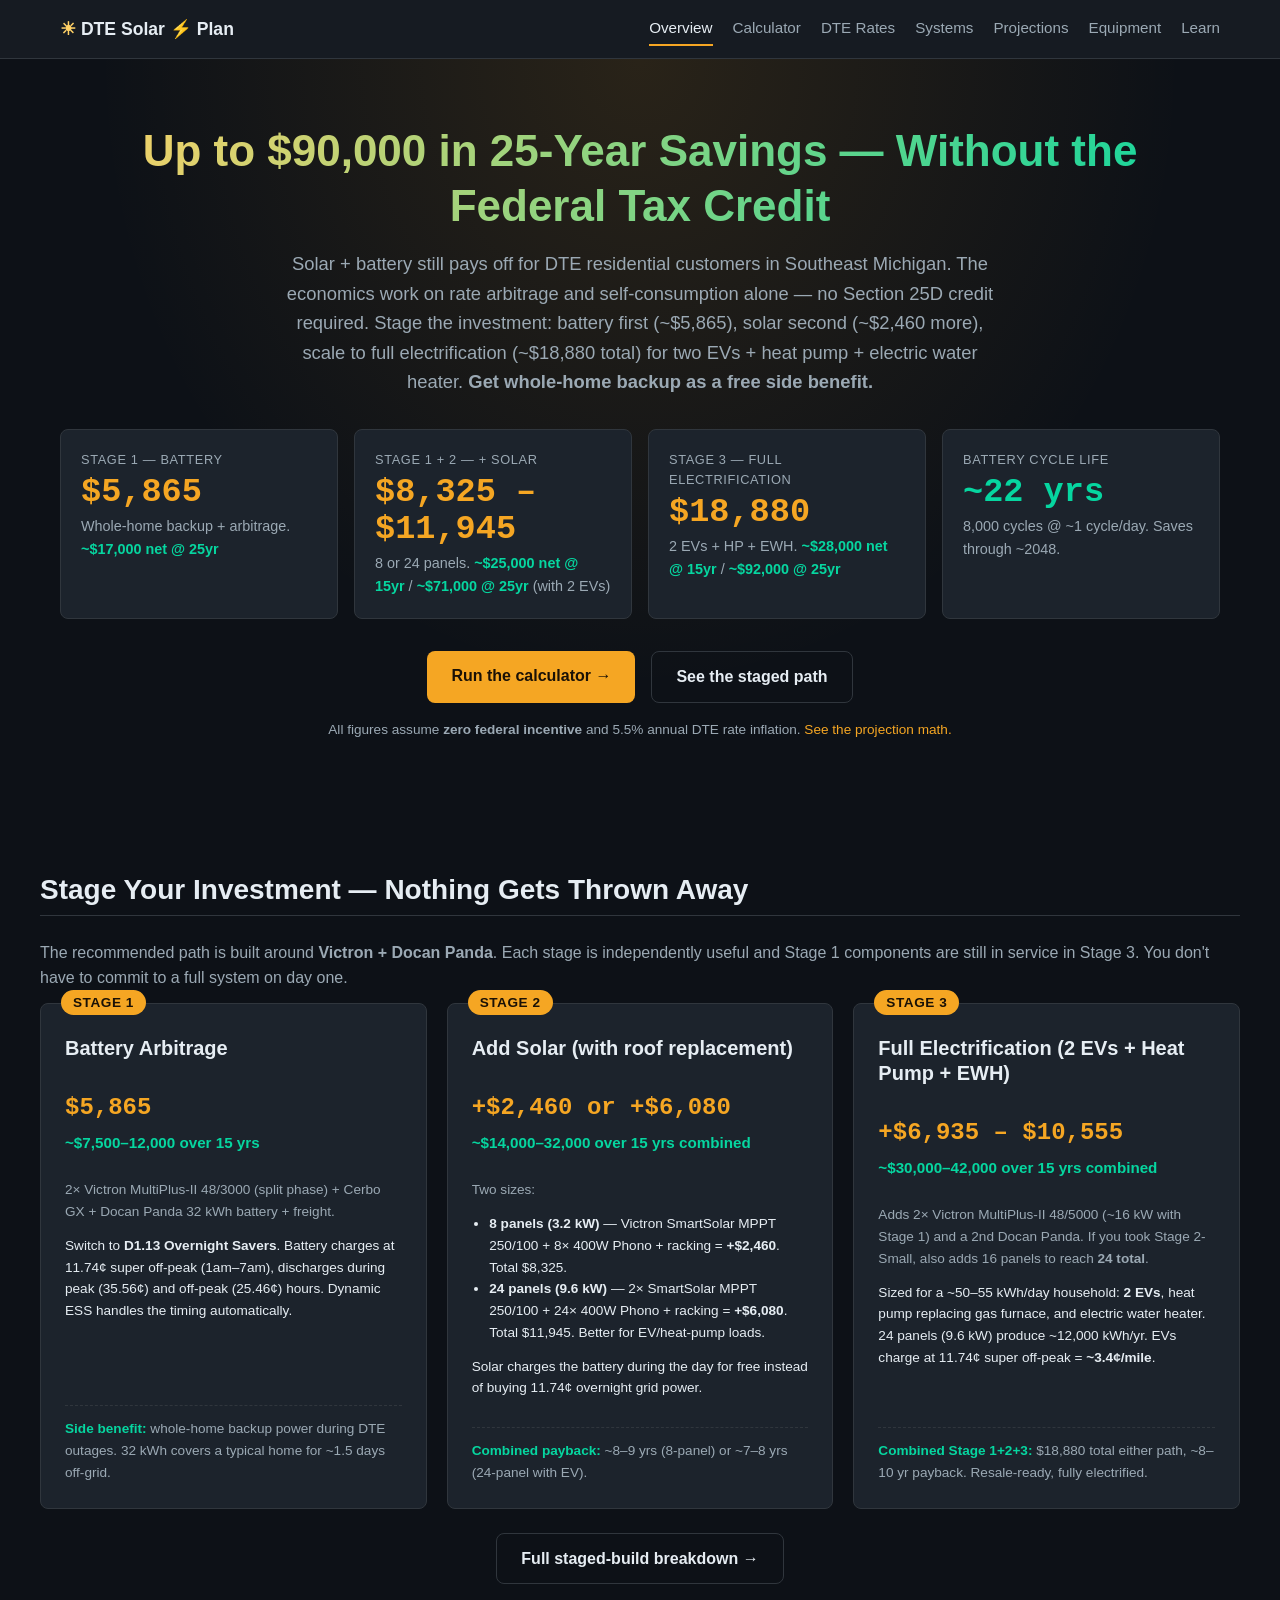
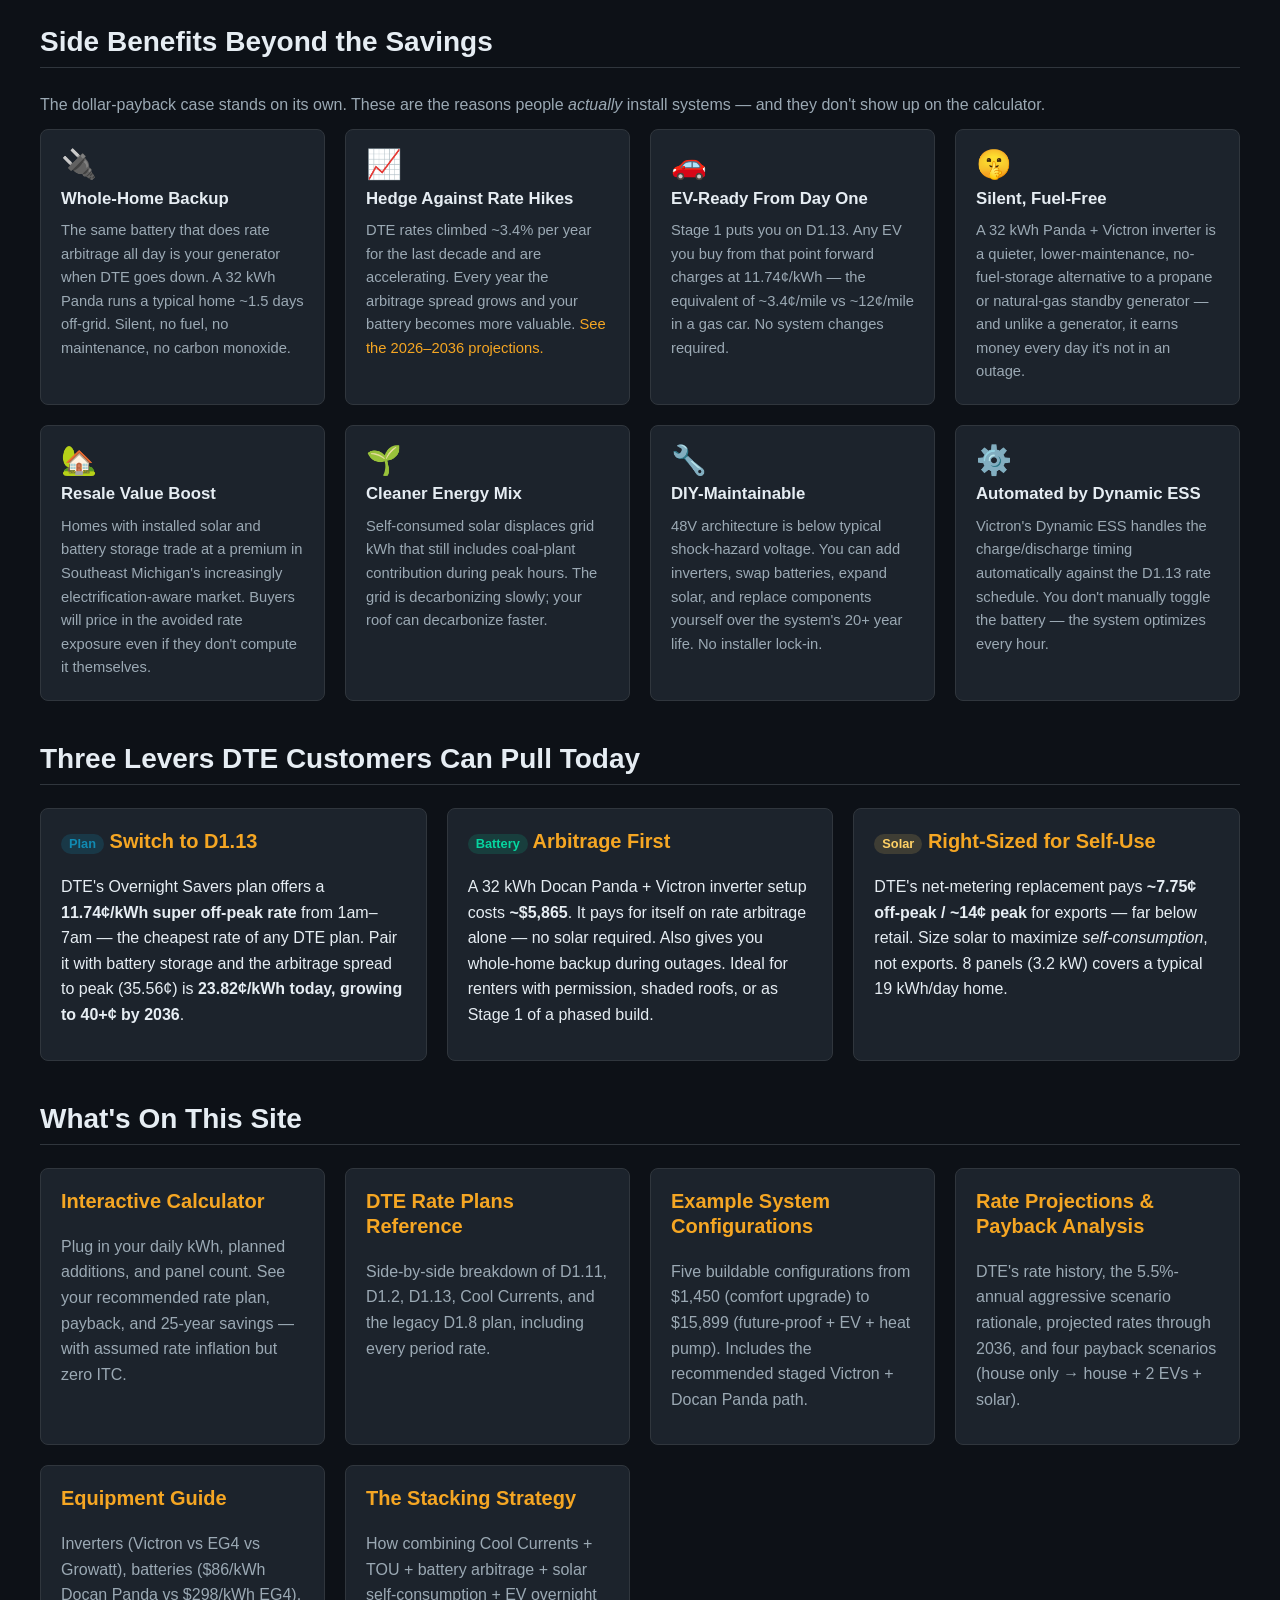
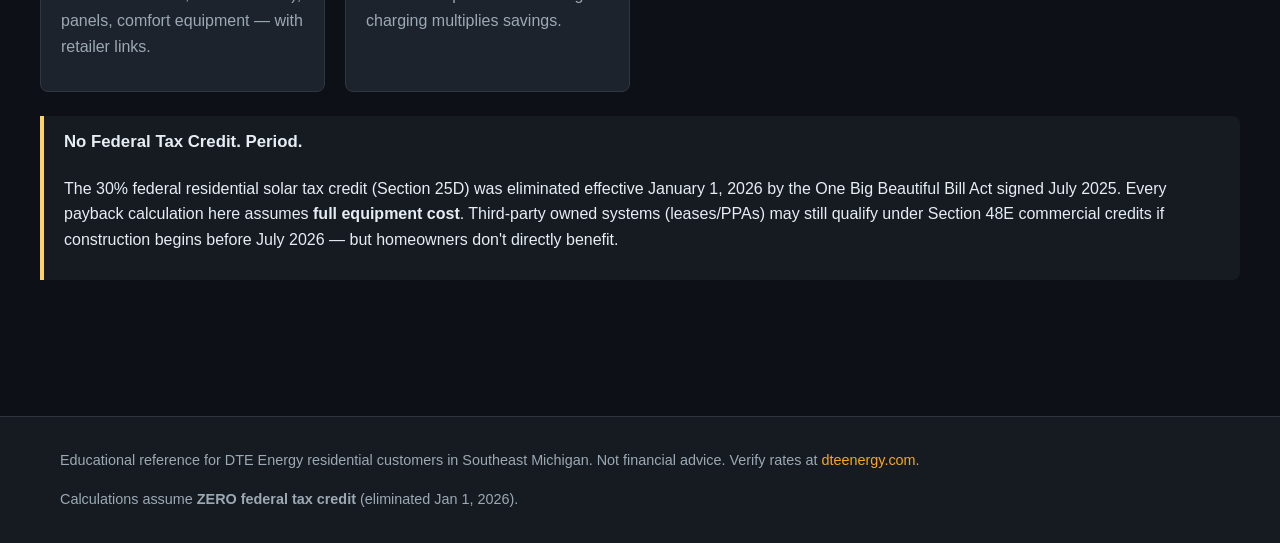
<file: index.html>
<!DOCTYPE html>
<html lang="en">
<head>
<meta charset="UTF-8">
<meta name="viewport" content="width=device-width, initial-scale=1">
<title>DTE Solar & Battery Plan — Up to $90,000 in 25-Year Savings, Built in Stages</title>
<meta name="description" content="Solar and battery still pay off in Southeast Michigan without the federal tax credit. Stage the investment: battery arbitrage first, solar second, scale for EV and heat pump as life requires. Plus whole-home backup and a hedge against DTE rate hikes.">
<link rel="stylesheet" href="assets/css/main.css">
<style>
  /* Hero number strip — unique to the landing page */
  .lifetime-strip {
    display: grid;
    grid-template-columns: repeat(auto-fit, minmax(220px, 1fr));
    gap: 1rem;
    margin-top: 2rem;
  }
  .lifetime-tile {
    background: var(--color-surface);
    border: 1px solid var(--color-border);
    border-radius: var(--radius);
    padding: 1.25rem;
    text-align: left;
  }
  .lifetime-tile .tile-label {
    font-size: .8rem;
    text-transform: uppercase;
    letter-spacing: .05em;
    color: var(--color-text-dim);
  }
  .lifetime-tile .tile-big {
    font-family: var(--font-mono);
    font-size: 2.1rem;
    font-weight: 700;
    color: var(--color-success);
    line-height: 1.1;
    margin-top: .25rem;
  }
  .lifetime-tile .tile-sub {
    font-size: .9rem;
    color: var(--color-text-dim);
    margin-top: .25rem;
  }
  .lifetime-tile.cost .tile-big { color: var(--color-accent); }

  /* Stage ladder */
  .stage-ladder {
    display: grid;
    grid-template-columns: repeat(3, 1fr);
    gap: 1.25rem;
  }
  @media (max-width: 860px) {
    .stage-ladder { grid-template-columns: 1fr; }
  }
  .stage-card {
    background: var(--color-surface);
    border: 1px solid var(--color-border);
    border-radius: var(--radius);
    padding: 1.5rem;
    position: relative;
    display: flex;
    flex-direction: column;
  }
  .stage-card .stage-num {
    position: absolute;
    top: -14px;
    left: 1.25rem;
    background: var(--color-accent);
    color: #1a1106;
    padding: 2px 12px;
    border-radius: 999px;
    font-weight: 700;
    font-size: .85rem;
    letter-spacing: .04em;
  }
  .stage-card h3 { margin-top: .5rem; color: var(--color-text); }
  .stage-card .stage-cost {
    font-family: var(--font-mono);
    font-size: 1.5rem;
    font-weight: 700;
    color: var(--color-accent);
    margin: .5rem 0 .25rem;
  }
  .stage-card .stage-savings {
    font-size: .95rem;
    color: var(--color-success);
    font-weight: 600;
    margin-bottom: .75rem;
  }
  .stage-card .stage-body { flex: 1; }
  .stage-card .stage-bonus {
    margin-top: 1rem;
    padding-top: .75rem;
    border-top: 1px dashed var(--color-border);
    font-size: .85rem;
    color: var(--color-text-dim);
  }
  .stage-card .stage-bonus strong { color: var(--color-battery); }

  /* Benefit grid */
  .benefit-grid {
    display: grid;
    grid-template-columns: repeat(auto-fit, minmax(240px, 1fr));
    gap: 1.25rem;
  }
  .benefit-card {
    background: var(--color-surface);
    border: 1px solid var(--color-border);
    border-radius: var(--radius);
    padding: 1.25rem;
    display: flex;
    flex-direction: column;
    gap: .35rem;
  }
  .benefit-card .b-icon {
    font-size: 1.8rem;
    line-height: 1;
  }
  .benefit-card h4 {
    margin: .25rem 0;
    color: var(--color-text);
    font-size: 1.05rem;
  }
  .benefit-card p {
    color: var(--color-text-dim);
    font-size: .92rem;
    margin: 0;
  }
</style>
</head>
<body>
<div id="site-header"></div>

<section class="hero">
  <div class="container">
    <h1>Up to $90,000 in 25-Year Savings — Without the Federal Tax Credit</h1>
    <p class="lede">
      Solar + battery still pays off for DTE residential customers in Southeast Michigan. The economics
      work on rate arbitrage and self-consumption alone — no Section 25D credit required. Stage the
      investment: battery first (~$5,865), solar second (~$2,460 more), scale to full electrification
      (~$18,880 total) for two EVs + heat pump + electric water heater.
      <strong>Get whole-home backup as a free side benefit.</strong>
    </p>

    <div class="lifetime-strip">
      <div class="lifetime-tile cost">
        <div class="tile-label">Stage 1 — Battery</div>
        <div class="tile-big">$5,865</div>
        <div class="tile-sub">Whole-home backup + arbitrage. <strong class="text-success">~$17,000 net @ 25yr</strong></div>
      </div>
      <div class="lifetime-tile cost">
        <div class="tile-label">Stage 1 + 2 — + Solar</div>
        <div class="tile-big">$8,325 – $11,945</div>
        <div class="tile-sub">8 or 24 panels. <strong class="text-success">~$25,000 net @ 15yr</strong> / <strong class="text-success">~$71,000 @ 25yr</strong> (with 2 EVs)</div>
      </div>
      <div class="lifetime-tile cost">
        <div class="tile-label">Stage 3 — Full Electrification</div>
        <div class="tile-big">$18,880</div>
        <div class="tile-sub">2 EVs + HP + EWH. <strong class="text-success">~$28,000 net @ 15yr</strong> / <strong class="text-success">~$92,000 @ 25yr</strong></div>
      </div>
      <div class="lifetime-tile">
        <div class="tile-label">Battery cycle life</div>
        <div class="tile-big">~22 yrs</div>
        <div class="tile-sub">8,000 cycles @ ~1 cycle/day. Saves through ~2048.</div>
      </div>
    </div>

    <div class="hero-cta" style="margin-top: 2rem;">
      <a class="btn" href="calculator.html">Run the calculator →</a>
      <a class="btn btn-secondary" href="#stages">See the staged path</a>
    </div>
    <p class="small text-dim" style="margin-top: 1rem;">
      All figures assume <strong>zero federal incentive</strong> and 5.5% annual DTE rate inflation.
      <a href="projections.html">See the projection math.</a>
    </p>
  </div>
</section>

<main class="container page">

  <section id="stages">
    <h2>Stage Your Investment — Nothing Gets Thrown Away</h2>
    <p class="text-dim">
      The recommended path is built around <strong>Victron + Docan Panda</strong>. Each stage is
      independently useful and Stage 1 components are still in service in Stage 3. You don't have to
      commit to a full system on day one.
    </p>

    <div class="stage-ladder">
      <article class="stage-card">
        <span class="stage-num">STAGE 1</span>
        <h3>Battery Arbitrage</h3>
        <div class="stage-cost">$5,865</div>
        <div class="stage-savings">~$7,500–12,000 over 15 yrs</div>
        <div class="stage-body">
          <p class="small text-dim">2× Victron MultiPlus-II 48/3000 (split phase) + Cerbo GX + Docan Panda 32 kWh battery + freight.</p>
          <p class="small">Switch to <strong>D1.13 Overnight Savers</strong>. Battery charges at 11.74¢ super off-peak (1am–7am), discharges during peak (35.56¢) and off-peak (25.46¢) hours. Dynamic ESS handles the timing automatically.</p>
        </div>
        <div class="stage-bonus">
          <strong>Side benefit:</strong> whole-home backup power during DTE outages.
          32 kWh covers a typical home for ~1.5 days off-grid.
        </div>
      </article>

      <article class="stage-card">
        <span class="stage-num">STAGE 2</span>
        <h3>Add Solar (with roof replacement)</h3>
        <div class="stage-cost">+$2,460 or +$6,080</div>
        <div class="stage-savings">~$14,000–32,000 over 15 yrs combined</div>
        <div class="stage-body">
          <p class="small text-dim">Two sizes:</p>
          <ul class="small" style="padding-left:1.1rem;margin:.25rem 0;">
            <li><strong>8 panels (3.2 kW)</strong> — Victron SmartSolar MPPT 250/100 + 8× 400W Phono + racking = <strong>+$2,460</strong>. Total $8,325.</li>
            <li><strong>24 panels (9.6 kW)</strong> — 2× SmartSolar MPPT 250/100 + 24× 400W Phono + racking = <strong>+$6,080</strong>. Total $11,945. Better for EV/heat-pump loads.</li>
          </ul>
          <p class="small">Solar charges the battery during the day for free instead of buying 11.74¢ overnight grid power.</p>
        </div>
        <div class="stage-bonus">
          <strong>Combined payback:</strong> ~8–9 yrs (8-panel) or ~7–8 yrs (24-panel with EV).
        </div>
      </article>

      <article class="stage-card">
        <span class="stage-num">STAGE 3</span>
        <h3>Full Electrification (2 EVs + Heat Pump + EWH)</h3>
        <div class="stage-cost">+$6,935 – $10,555</div>
        <div class="stage-savings">~$30,000–42,000 over 15 yrs combined</div>
        <div class="stage-body">
          <p class="small text-dim">Adds 2× Victron MultiPlus-II 48/5000 (~16 kW with Stage 1) and a 2nd Docan Panda. If you took Stage 2-Small, also adds 16 panels to reach <strong>24 total</strong>.</p>
          <p class="small">Sized for a ~50–55 kWh/day household: <strong>2 EVs</strong>, heat pump replacing gas furnace, and electric water heater. 24 panels (9.6 kW) produce ~12,000 kWh/yr. EVs charge at 11.74¢ super off-peak = <strong>~3.4¢/mile</strong>.</p>
        </div>
        <div class="stage-bonus">
          <strong>Combined Stage 1+2+3:</strong> $18,880 total either path, ~8–10 yr payback. Resale-ready, fully electrified.
        </div>
      </article>
    </div>

    <p class="text-center mt-3">
      <a class="btn btn-secondary" href="configurations.html#config-e">Full staged-build breakdown →</a>
    </p>
  </section>

  <section>
    <h2>Side Benefits Beyond the Savings</h2>
    <p class="text-dim">
      The dollar-payback case stands on its own. These are the reasons people <em>actually</em> install systems —
      and they don't show up on the calculator.
    </p>

    <div class="benefit-grid">
      <article class="benefit-card">
        <div class="b-icon">🔌</div>
        <h4>Whole-Home Backup</h4>
        <p>The same battery that does rate arbitrage all day is your generator when DTE goes down. A 32 kWh Panda runs a typical home ~1.5 days off-grid. Silent, no fuel, no maintenance, no carbon monoxide.</p>
      </article>

      <article class="benefit-card">
        <div class="b-icon">📈</div>
        <h4>Hedge Against Rate Hikes</h4>
        <p>DTE rates climbed ~3.4% per year for the last decade and are accelerating. Every year the arbitrage spread grows and your battery becomes more valuable. <a href="projections.html">See the 2026–2036 projections.</a></p>
      </article>

      <article class="benefit-card">
        <div class="b-icon">🚗</div>
        <h4>EV-Ready From Day One</h4>
        <p>Stage 1 puts you on D1.13. Any EV you buy from that point forward charges at 11.74¢/kWh — the equivalent of ~3.4¢/mile vs ~12¢/mile in a gas car. No system changes required.</p>
      </article>

      <article class="benefit-card">
        <div class="b-icon">🤫</div>
        <h4>Silent, Fuel-Free</h4>
        <p>A 32 kWh Panda + Victron inverter is a quieter, lower-maintenance, no-fuel-storage alternative to a propane or natural-gas standby generator — and unlike a generator, it earns money every day it's not in an outage.</p>
      </article>

      <article class="benefit-card">
        <div class="b-icon">🏡</div>
        <h4>Resale Value Boost</h4>
        <p>Homes with installed solar and battery storage trade at a premium in Southeast Michigan's increasingly electrification-aware market. Buyers will price in the avoided rate exposure even if they don't compute it themselves.</p>
      </article>

      <article class="benefit-card">
        <div class="b-icon">🌱</div>
        <h4>Cleaner Energy Mix</h4>
        <p>Self-consumed solar displaces grid kWh that still includes coal-plant contribution during peak hours. The grid is decarbonizing slowly; your roof can decarbonize faster.</p>
      </article>

      <article class="benefit-card">
        <div class="b-icon">🔧</div>
        <h4>DIY-Maintainable</h4>
        <p>48V architecture is below typical shock-hazard voltage. You can add inverters, swap batteries, expand solar, and replace components yourself over the system's 20+ year life. No installer lock-in.</p>
      </article>

      <article class="benefit-card">
        <div class="b-icon">⚙️</div>
        <h4>Automated by Dynamic ESS</h4>
        <p>Victron's Dynamic ESS handles the charge/discharge timing automatically against the D1.13 rate schedule. You don't manually toggle the battery — the system optimizes every hour.</p>
      </article>
    </div>
  </section>

  <section>
    <h2>Three Levers DTE Customers Can Pull Today</h2>
    <div class="grid">
      <article class="card">
        <h3><span class="tag tag-superoff">Plan</span> Switch to D1.13</h3>
        <p>DTE's Overnight Savers plan offers a <strong>11.74¢/kWh super off-peak rate</strong> from 1am–7am — the cheapest rate of any DTE plan. Pair it with battery storage and the arbitrage spread to peak (35.56¢) is <strong>23.82¢/kWh today, growing to 40+¢ by 2036</strong>.</p>
      </article>
      <article class="card">
        <h3><span class="tag tag-battery">Battery</span> Arbitrage First</h3>
        <p>A 32 kWh Docan Panda + Victron inverter setup costs <strong>~$5,865</strong>. It pays for itself on rate arbitrage alone — no solar required. Also gives you whole-home backup during outages. Ideal for renters with permission, shaded roofs, or as Stage 1 of a phased build.</p>
      </article>
      <article class="card">
        <h3><span class="tag tag-solar">Solar</span> Right-Sized for Self-Use</h3>
        <p>DTE's net-metering replacement pays <strong>~7.75¢ off-peak / ~14¢ peak</strong> for exports — far below retail. Size solar to maximize <em>self-consumption</em>, not exports. 8 panels (3.2 kW) covers a typical 19 kWh/day home.</p>
      </article>
    </div>
  </section>

  <section>
    <h2>What's On This Site</h2>
    <div class="grid">
      <a class="card" href="calculator.html">
        <h3>Interactive Calculator</h3>
        <p class="text-dim">Plug in your daily kWh, planned additions, and panel count. See your recommended rate plan, payback, and 25-year savings — with assumed rate inflation but zero ITC.</p>
      </a>
      <a class="card" href="rates.html">
        <h3>DTE Rate Plans Reference</h3>
        <p class="text-dim">Side-by-side breakdown of D1.11, D1.2, D1.13, Cool Currents, and the legacy D1.8 plan, including every period rate.</p>
      </a>
      <a class="card" href="configurations.html">
        <h3>Example System Configurations</h3>
        <p class="text-dim">Five buildable configurations from $1,450 (comfort upgrade) to $15,899 (future-proof + EV + heat pump). Includes the recommended staged Victron + Docan Panda path.</p>
      </a>
      <a class="card" href="projections.html">
        <h3>Rate Projections &amp; Payback Analysis</h3>
        <p class="text-dim">DTE's rate history, the 5.5%-annual aggressive scenario rationale, projected rates through 2036, and four payback scenarios (house only → house + 2 EVs + solar).</p>
      </a>
      <a class="card" href="learn/equipment.html">
        <h3>Equipment Guide</h3>
        <p class="text-dim">Inverters (Victron vs EG4 vs Growatt), batteries ($86/kWh Docan Panda vs $298/kWh EG4), panels, comfort equipment — with retailer links.</p>
      </a>
      <a class="card" href="learn/stacking-strategy.html">
        <h3>The Stacking Strategy</h3>
        <p class="text-dim">How combining Cool Currents + TOU + battery arbitrage + solar self-consumption + EV overnight charging multiplies savings.</p>
      </a>
    </div>
  </section>

  <section>
    <div class="callout warning">
      <h4>No Federal Tax Credit. Period.</h4>
      <p>The 30% federal residential solar tax credit (Section 25D) was eliminated effective January 1, 2026 by the One Big Beautiful Bill Act signed July 2025. Every payback calculation here assumes <strong>full equipment cost</strong>. Third-party owned systems (leases/PPAs) may still qualify under Section 48E commercial credits if construction begins before July 2026 — but homeowners don't directly benefit.</p>
    </div>
  </section>

</main>

<div id="site-footer"></div>
<script src="assets/js/nav.js"></script>
</body>
</html>
</file>
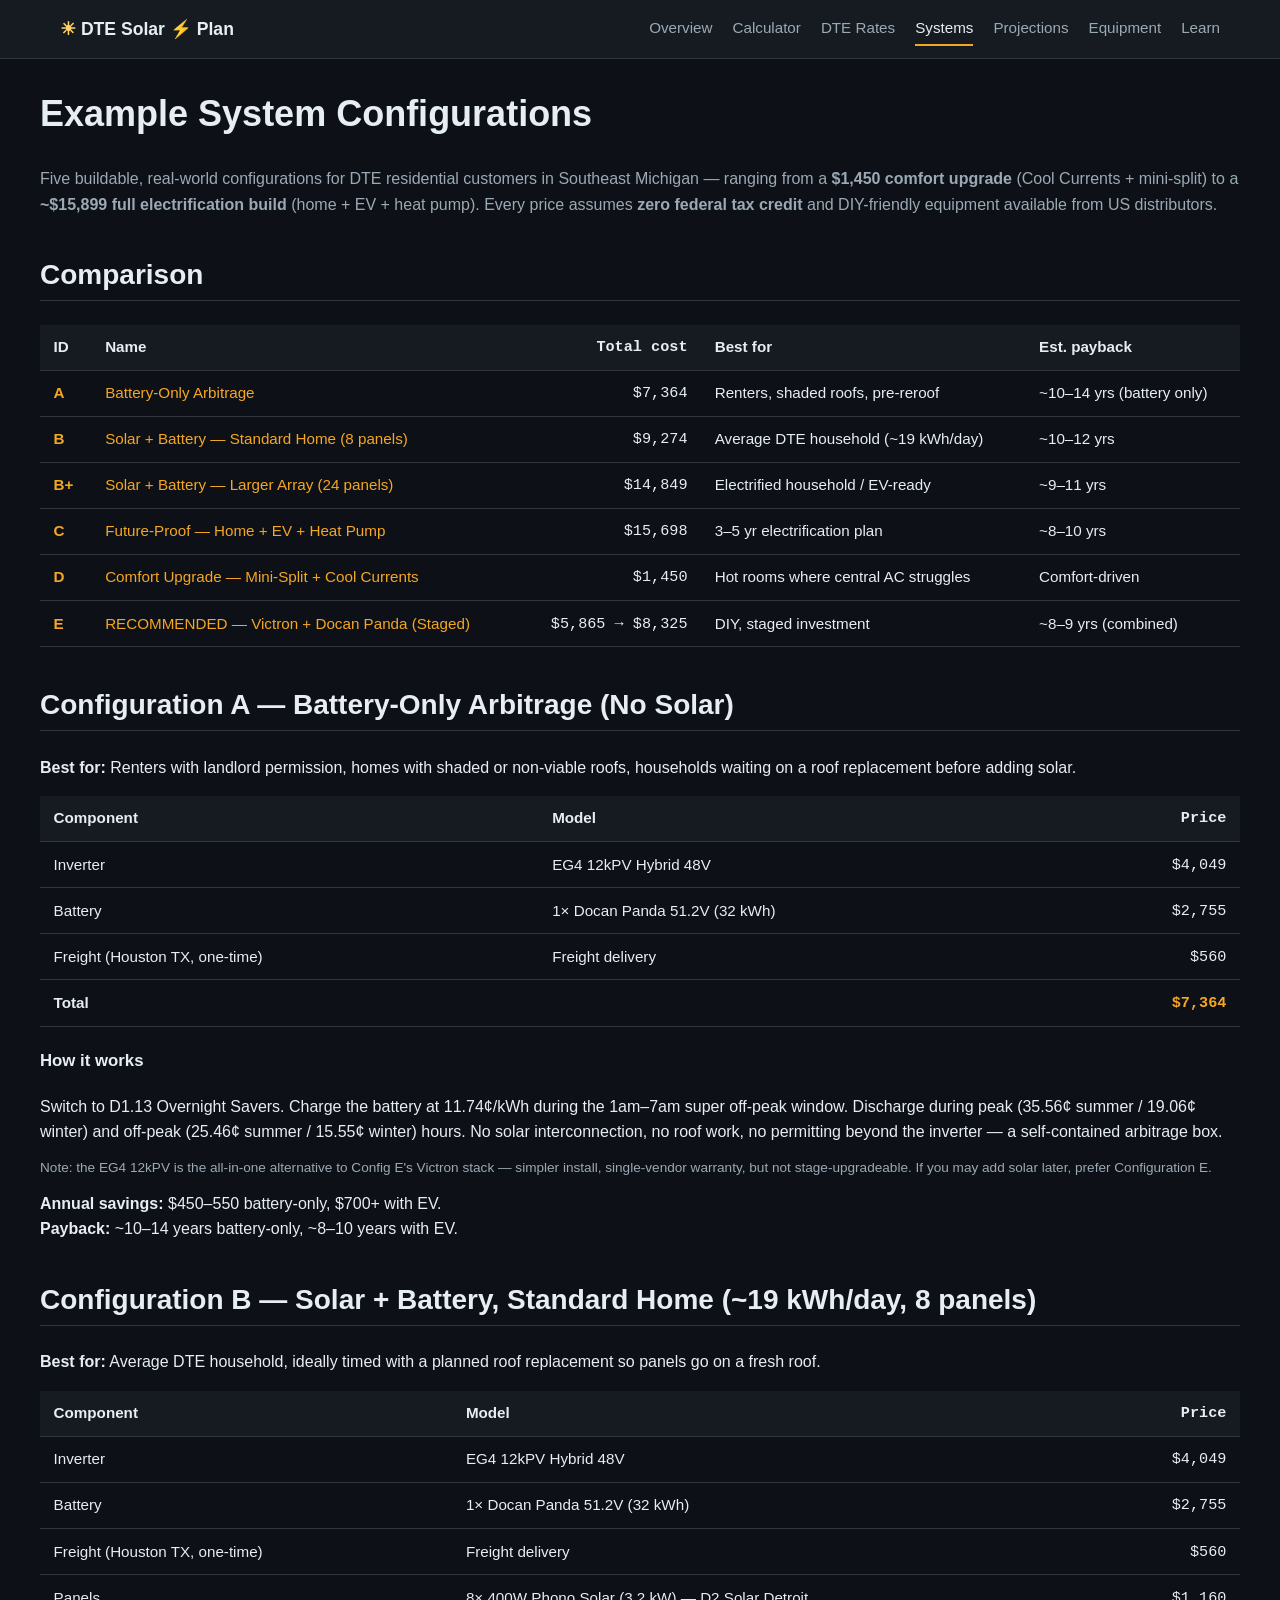
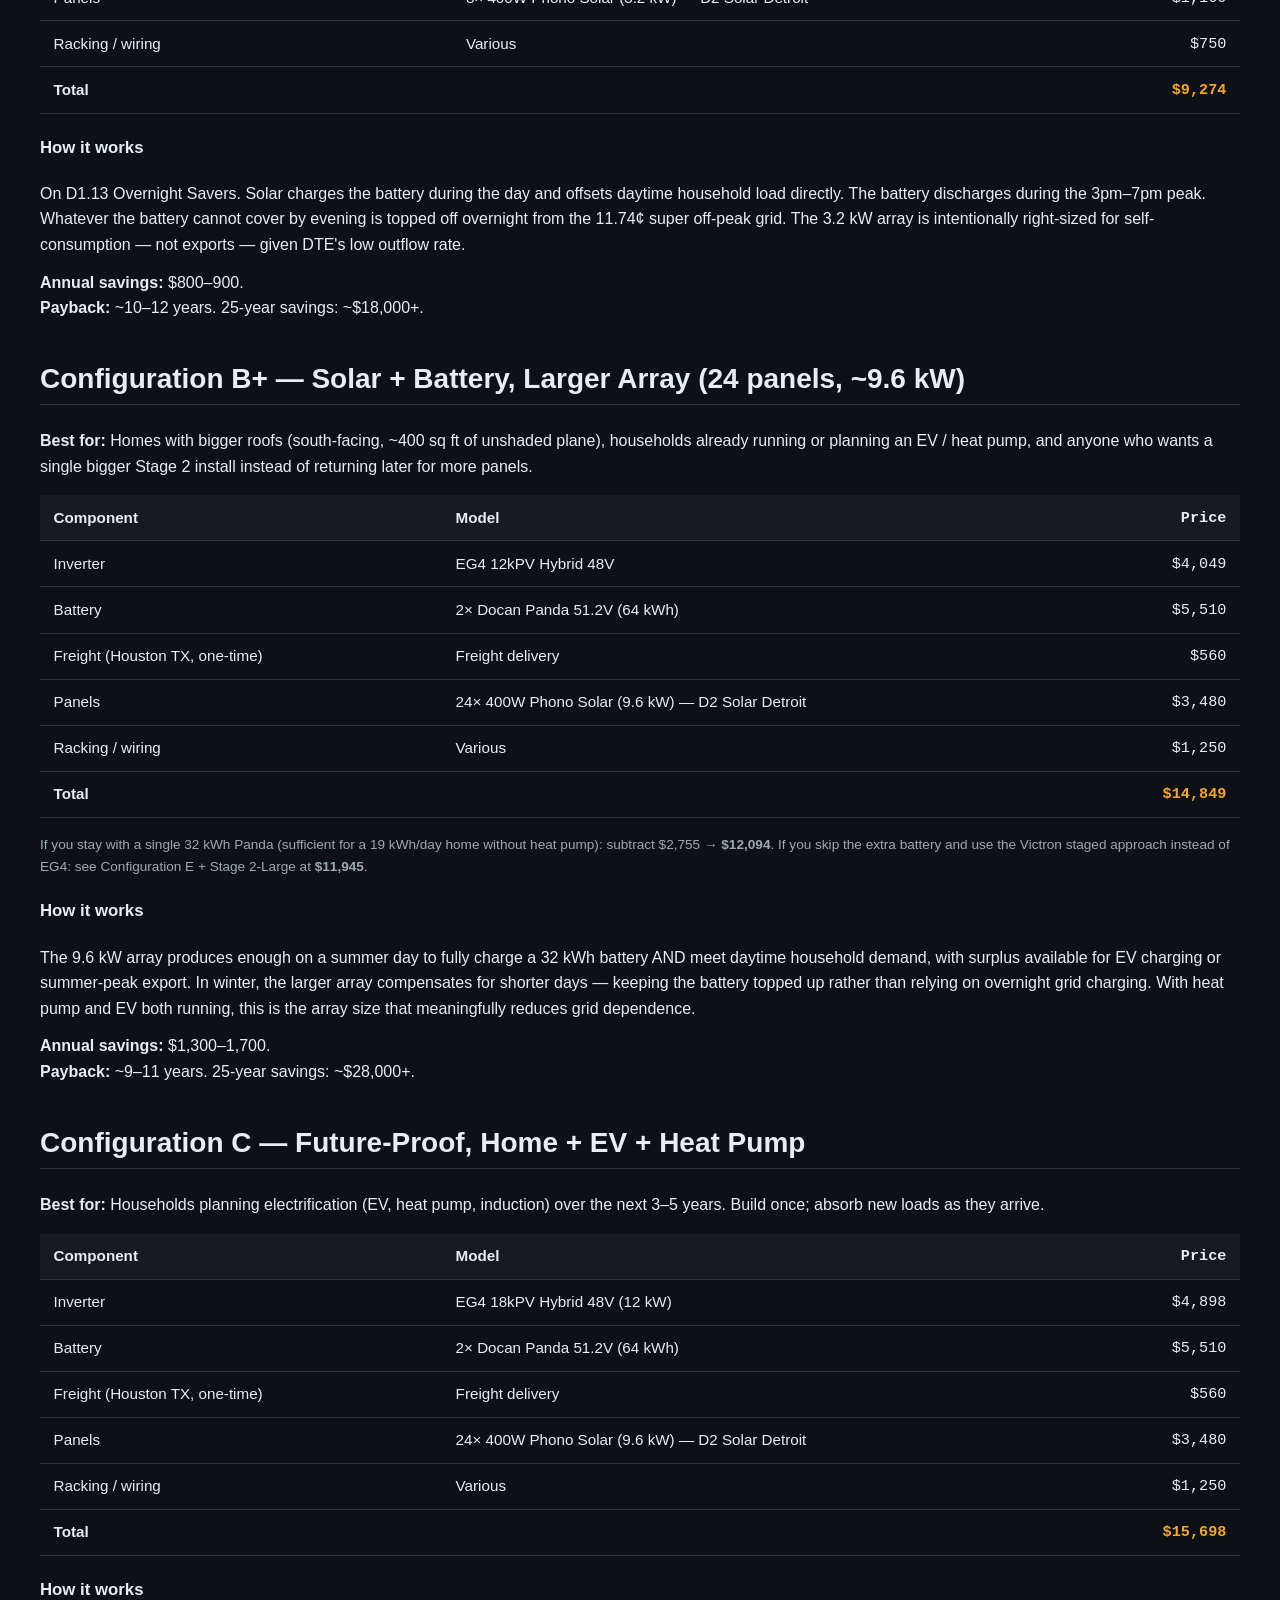
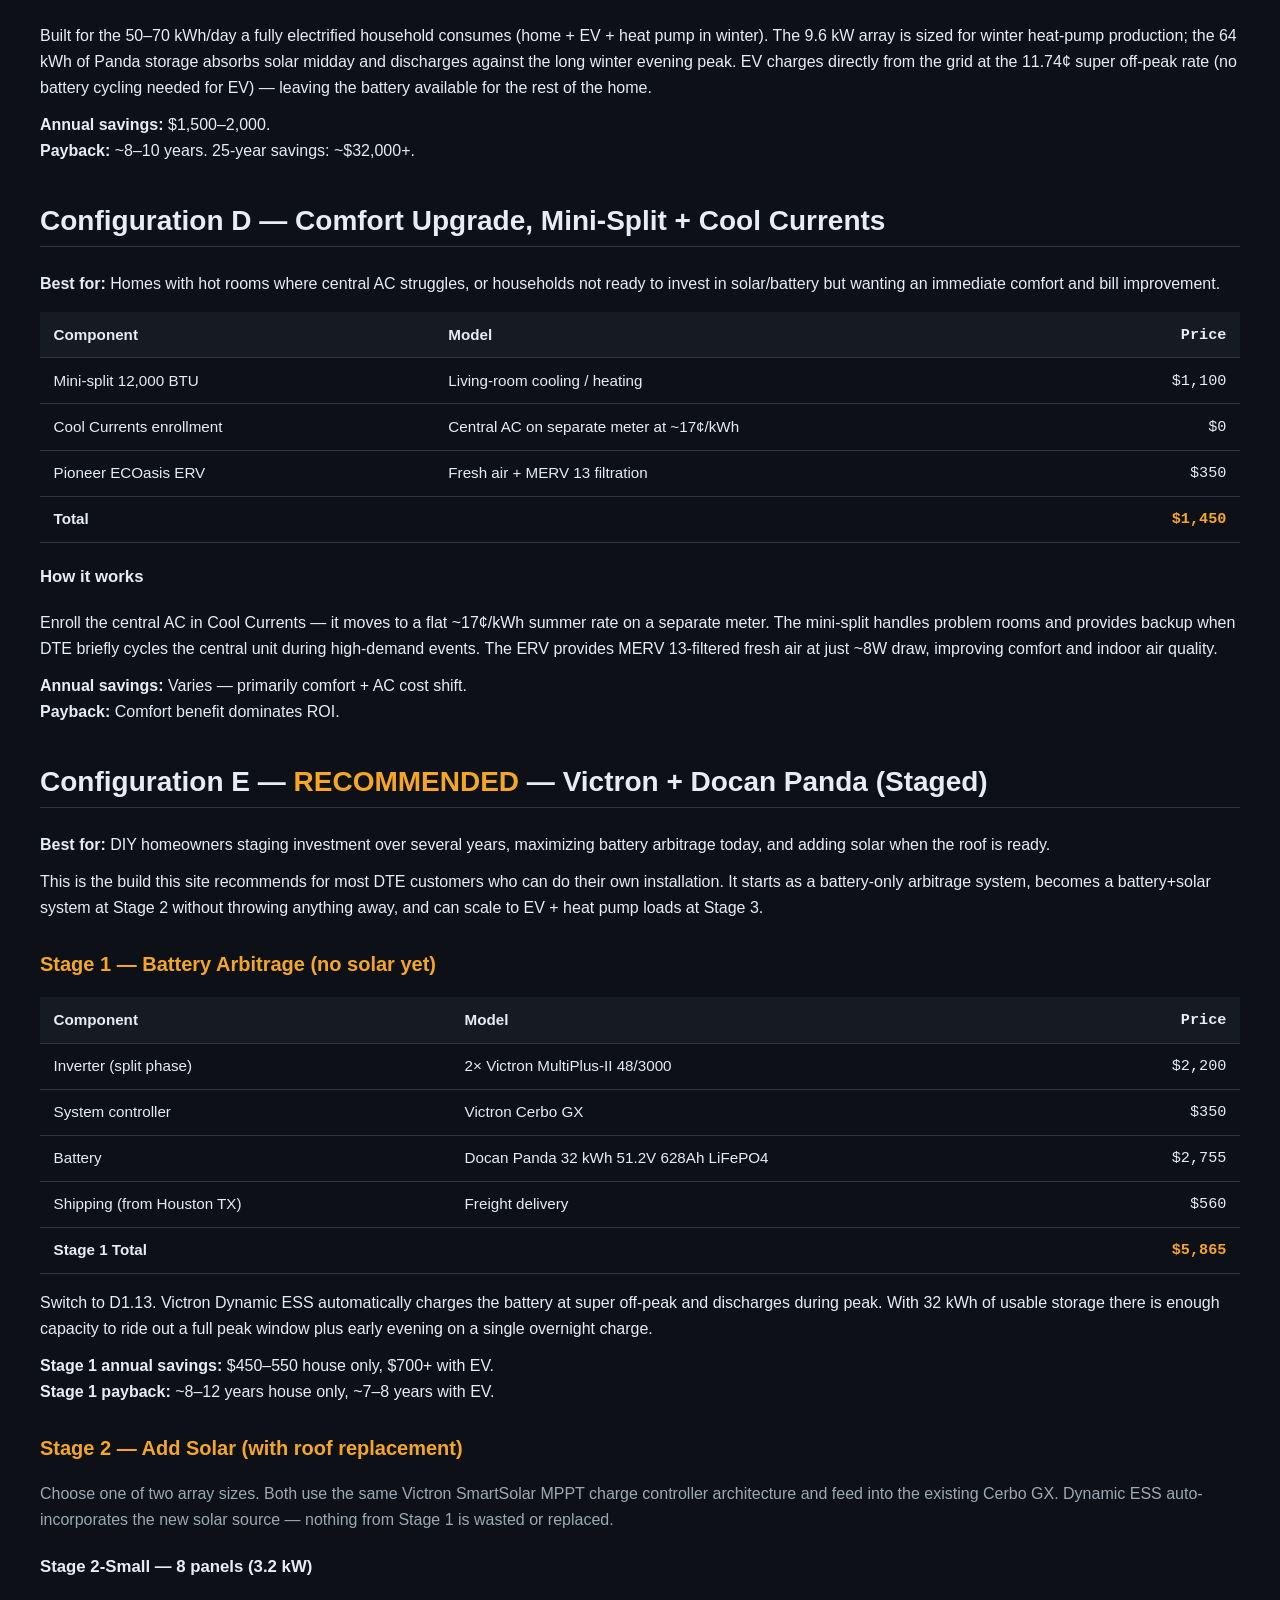
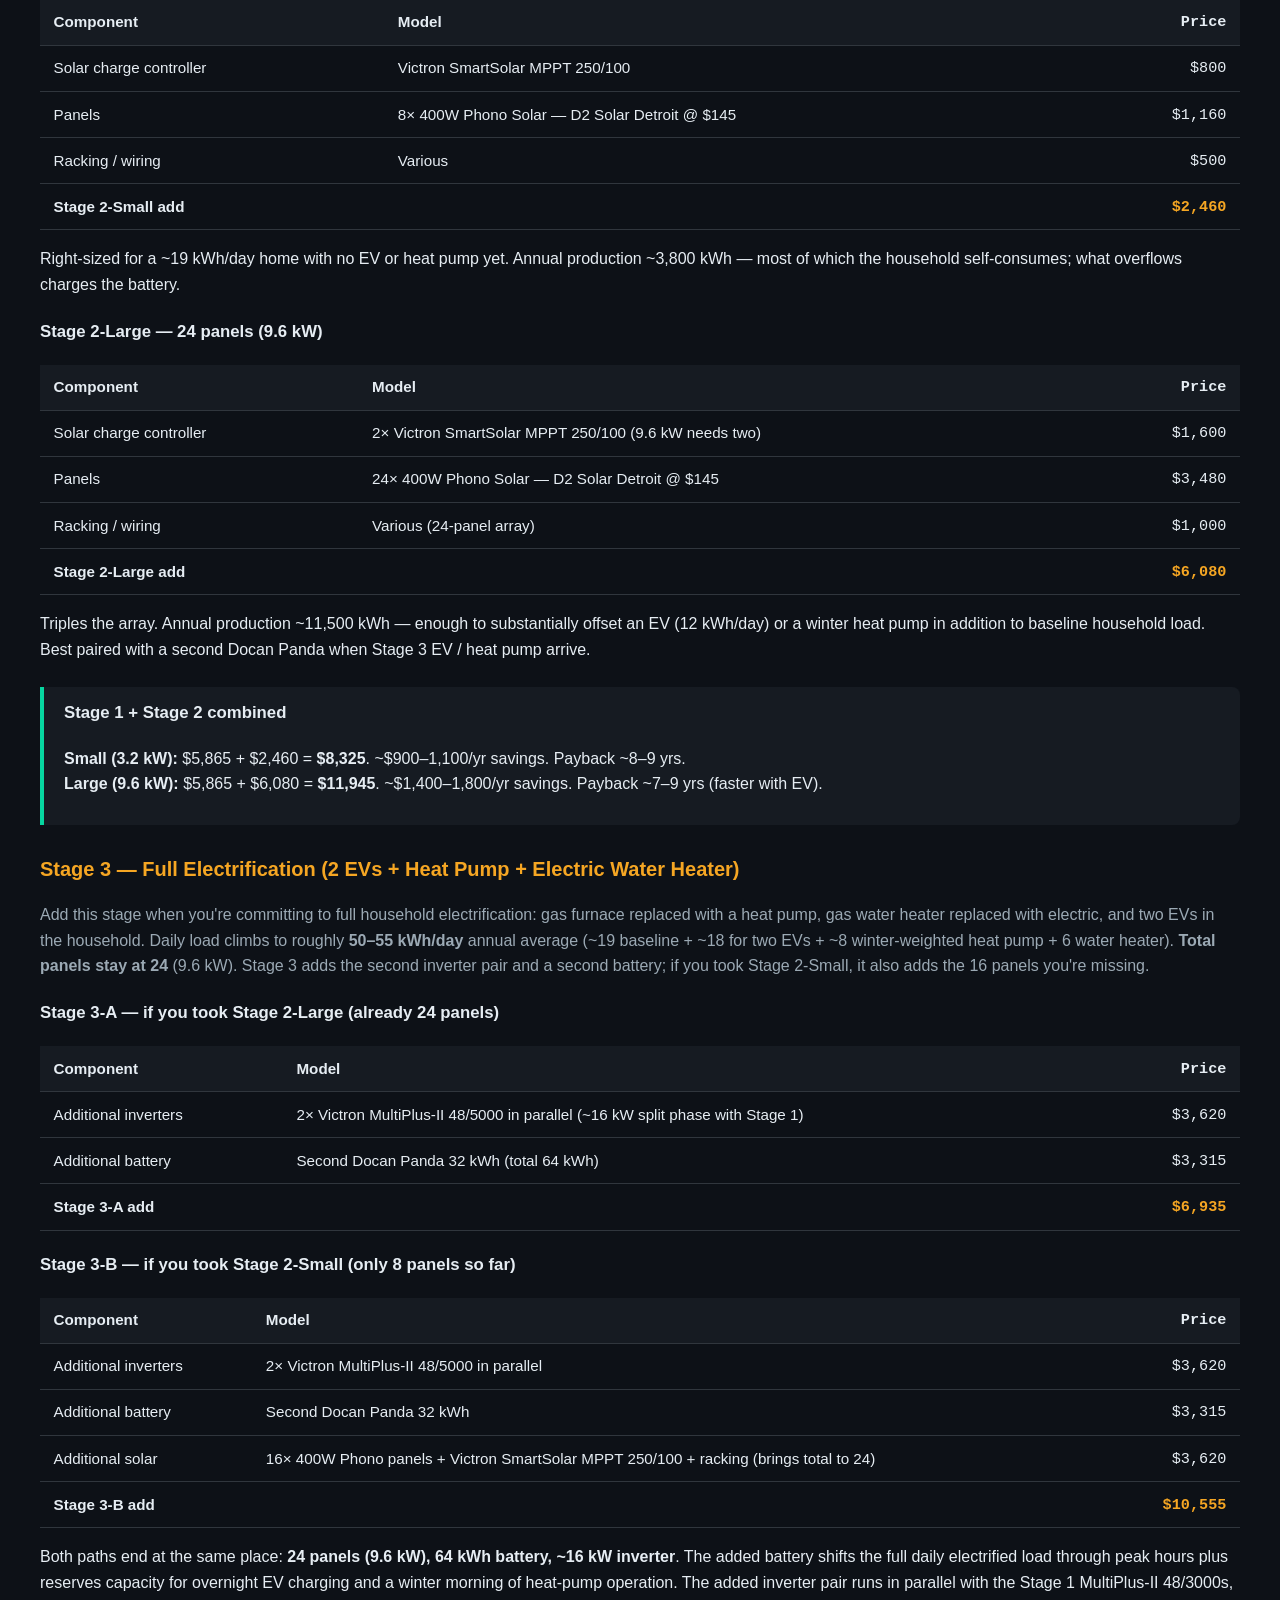
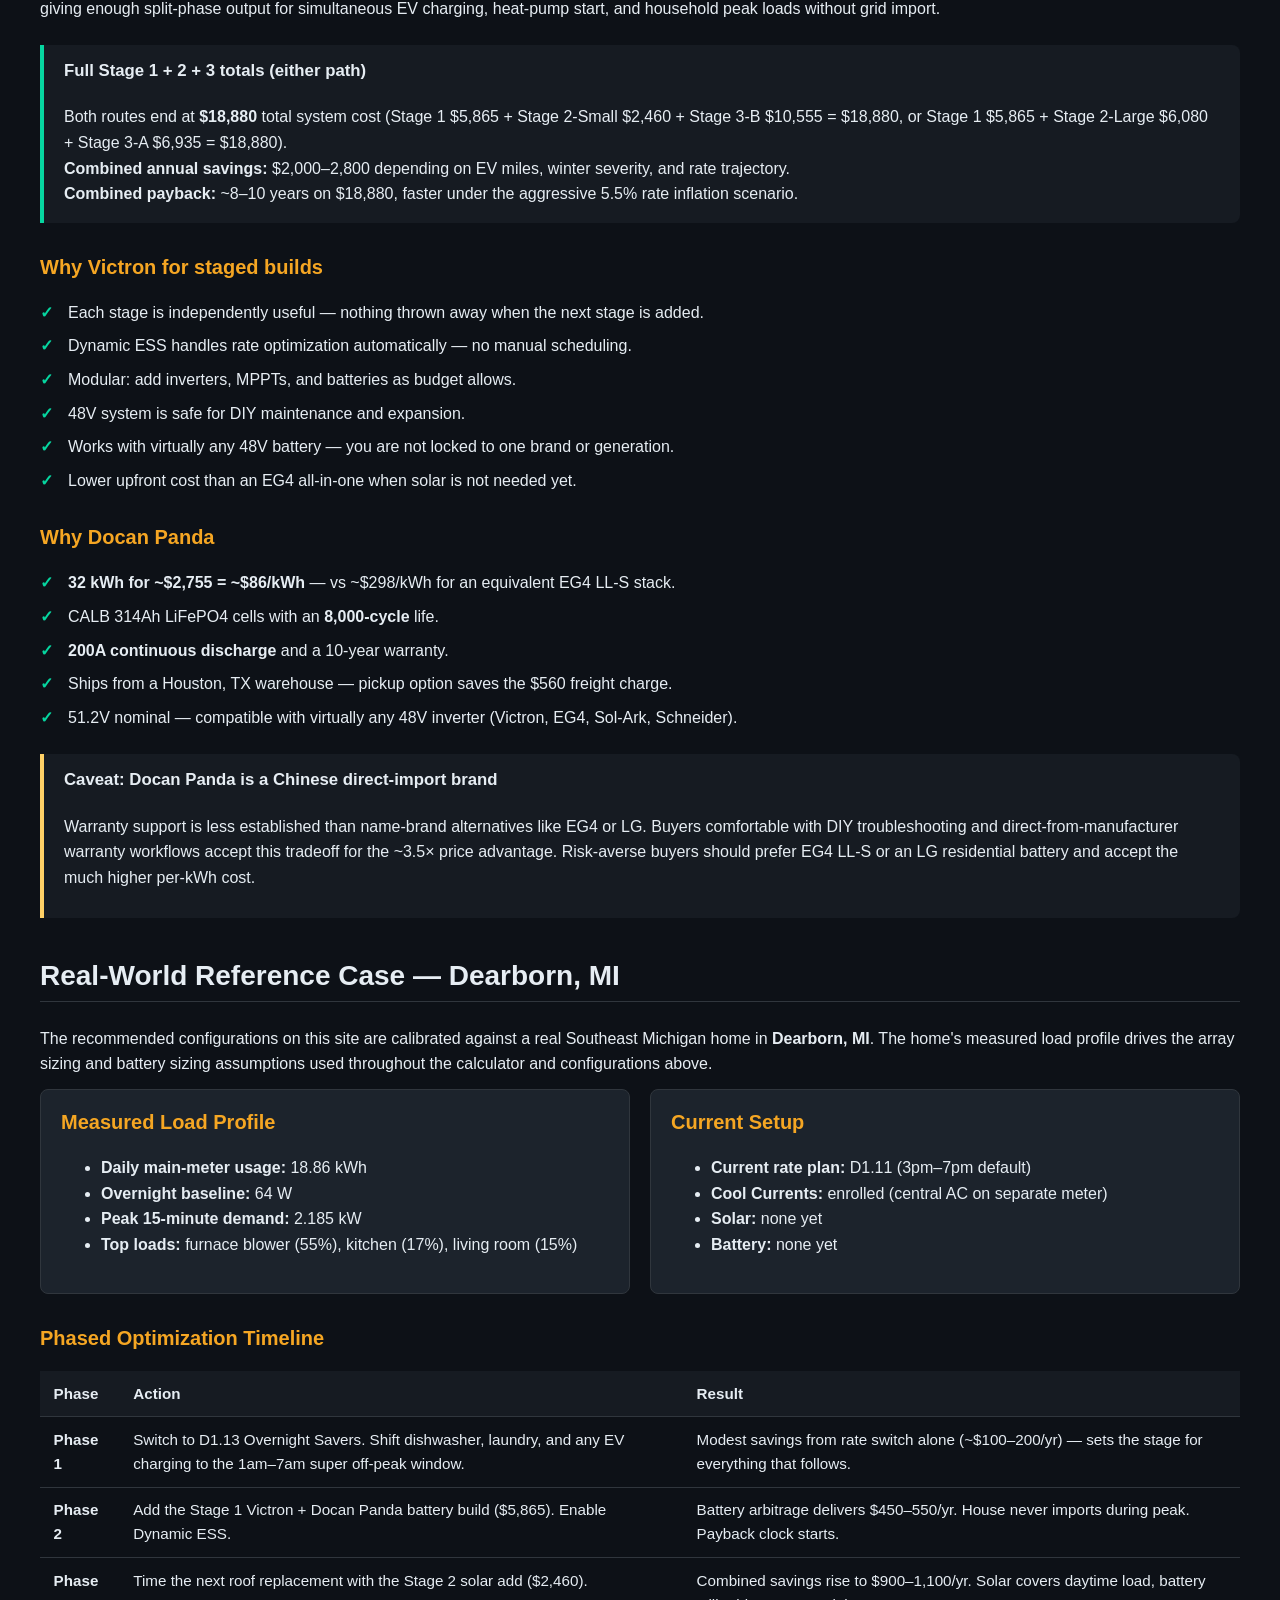
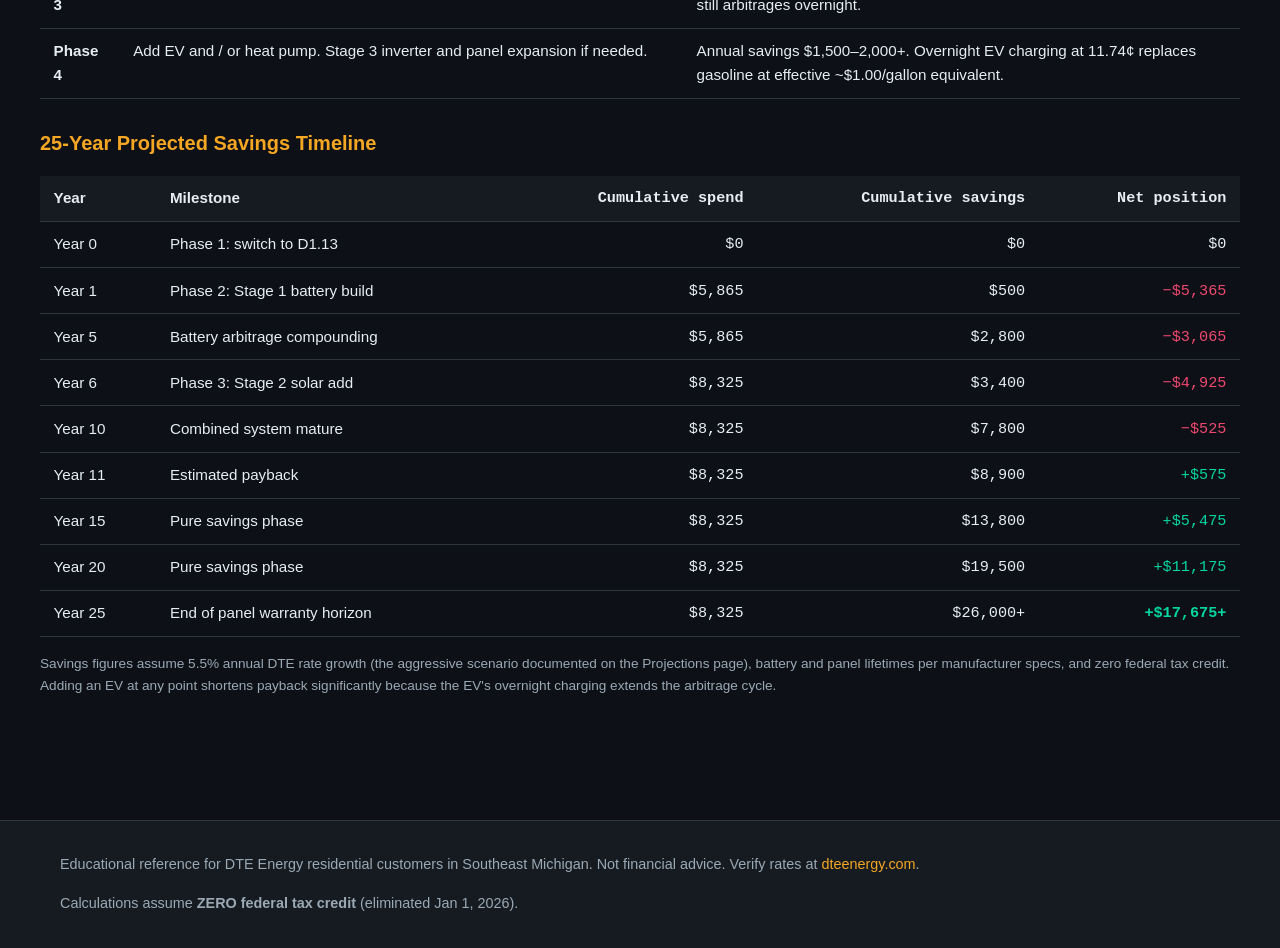
<file: configurations.html>
<!DOCTYPE html>
<html lang="en">
<head>
<meta charset="UTF-8">
<meta name="viewport" content="width=device-width, initial-scale=1">
<title>Example System Configurations — DTE Solar Plan</title>
<meta name="description" content="Five buildable real-world solar and battery configurations for DTE residential customers, from a $1,450 comfort upgrade to a $15,899 full electrification build, including the recommended staged Victron + Docan Panda path.">
<link rel="stylesheet" href="assets/css/main.css">
</head>
<body>
<div id="site-header"></div>

<main class="container page">

  <section>
    <h1>Example System Configurations</h1>
    <p class="lede text-dim">
      Five buildable, real-world configurations for DTE residential customers in Southeast Michigan — ranging
      from a <strong>$1,450 comfort upgrade</strong> (Cool Currents + mini-split) to a
      <strong>~$15,899 full electrification build</strong> (home + EV + heat pump). Every price assumes
      <strong>zero federal tax credit</strong> and DIY-friendly equipment available from US distributors.
    </p>
  </section>

  <section>
    <h2>Comparison</h2>
    <div class="table-wrap">
      <table>
        <thead>
          <tr>
            <th>ID</th>
            <th>Name</th>
            <th class="num">Total cost</th>
            <th>Best for</th>
            <th>Est. payback</th>
          </tr>
        </thead>
        <tbody>
          <tr>
            <td><a href="#config-a"><strong>A</strong></a></td>
            <td><a href="#config-a">Battery-Only Arbitrage</a></td>
            <td class="num">$7,364</td>
            <td>Renters, shaded roofs, pre-reroof</td>
            <td>~10–14 yrs (battery only)</td>
          </tr>
          <tr>
            <td><a href="#config-b"><strong>B</strong></a></td>
            <td><a href="#config-b">Solar + Battery — Standard Home (8 panels)</a></td>
            <td class="num">$9,274</td>
            <td>Average DTE household (~19 kWh/day)</td>
            <td>~10–12 yrs</td>
          </tr>
          <tr>
            <td><a href="#config-b2"><strong>B+</strong></a></td>
            <td><a href="#config-b2">Solar + Battery — Larger Array (24 panels)</a></td>
            <td class="num">$14,849</td>
            <td>Electrified household / EV-ready</td>
            <td>~9–11 yrs</td>
          </tr>
          <tr>
            <td><a href="#config-c"><strong>C</strong></a></td>
            <td><a href="#config-c">Future-Proof — Home + EV + Heat Pump</a></td>
            <td class="num">$15,698</td>
            <td>3–5 yr electrification plan</td>
            <td>~8–10 yrs</td>
          </tr>
          <tr>
            <td><a href="#config-d"><strong>D</strong></a></td>
            <td><a href="#config-d">Comfort Upgrade — Mini-Split + Cool Currents</a></td>
            <td class="num">$1,450</td>
            <td>Hot rooms where central AC struggles</td>
            <td>Comfort-driven</td>
          </tr>
          <tr>
            <td><a href="#config-e"><strong>E</strong></a></td>
            <td><a href="#config-e">RECOMMENDED — Victron + Docan Panda (Staged)</a></td>
            <td class="num">$5,865 → $8,325</td>
            <td>DIY, staged investment</td>
            <td>~8–9 yrs (combined)</td>
          </tr>
        </tbody>
      </table>
    </div>
  </section>

  <!-- Config A -->
  <section id="config-a">
    <h2>Configuration A — Battery-Only Arbitrage (No Solar)</h2>
    <p><strong>Best for:</strong> Renters with landlord permission, homes with shaded or non-viable roofs,
    households waiting on a roof replacement before adding solar.</p>

    <div class="table-wrap">
      <table>
        <thead>
          <tr><th>Component</th><th>Model</th><th class="num">Price</th></tr>
        </thead>
        <tbody>
          <tr><td>Inverter</td><td>EG4 12kPV Hybrid 48V</td><td class="num">$4,049</td></tr>
          <tr><td>Battery</td><td>1× Docan Panda 51.2V (32 kWh)</td><td class="num">$2,755</td></tr>
          <tr><td>Freight (Houston TX, one-time)</td><td>Freight delivery</td><td class="num">$560</td></tr>
          <tr><td colspan="2"><strong>Total</strong></td><td class="num"><strong class="text-accent">$7,364</strong></td></tr>
        </tbody>
      </table>
    </div>

    <h4>How it works</h4>
    <p>Switch to D1.13 Overnight Savers. Charge the battery at 11.74¢/kWh during the 1am–7am super off-peak
    window. Discharge during peak (35.56¢ summer / 19.06¢ winter) and off-peak (25.46¢ summer / 15.55¢ winter)
    hours. No solar interconnection, no roof work, no permitting beyond the inverter — a self-contained
    arbitrage box.</p>

    <p class="small text-dim">Note: the EG4 12kPV is the all-in-one alternative to Config E's Victron stack —
    simpler install, single-vendor warranty, but not stage-upgradeable. If you may add solar later, prefer
    Configuration E.</p>

    <p><strong>Annual savings:</strong> $450–550 battery-only, $700+ with EV.<br>
    <strong>Payback:</strong> ~10–14 years battery-only, ~8–10 years with EV.</p>
  </section>

  <!-- Config B -->
  <section id="config-b">
    <h2>Configuration B — Solar + Battery, Standard Home (~19 kWh/day, 8 panels)</h2>
    <p><strong>Best for:</strong> Average DTE household, ideally timed with a planned roof replacement so
    panels go on a fresh roof.</p>

    <div class="table-wrap">
      <table>
        <thead>
          <tr><th>Component</th><th>Model</th><th class="num">Price</th></tr>
        </thead>
        <tbody>
          <tr><td>Inverter</td><td>EG4 12kPV Hybrid 48V</td><td class="num">$4,049</td></tr>
          <tr><td>Battery</td><td>1× Docan Panda 51.2V (32 kWh)</td><td class="num">$2,755</td></tr>
          <tr><td>Freight (Houston TX, one-time)</td><td>Freight delivery</td><td class="num">$560</td></tr>
          <tr><td>Panels</td><td>8× 400W Phono Solar (3.2 kW) — D2 Solar Detroit</td><td class="num">$1,160</td></tr>
          <tr><td>Racking / wiring</td><td>Various</td><td class="num">$750</td></tr>
          <tr><td colspan="2"><strong>Total</strong></td><td class="num"><strong class="text-accent">$9,274</strong></td></tr>
        </tbody>
      </table>
    </div>

    <h4>How it works</h4>
    <p>On D1.13 Overnight Savers. Solar charges the battery during the day and offsets daytime household load
    directly. The battery discharges during the 3pm–7pm peak. Whatever the battery cannot cover by evening is
    topped off overnight from the 11.74¢ super off-peak grid. The 3.2 kW array is intentionally right-sized for
    self-consumption — not exports — given DTE's low outflow rate.</p>

    <p><strong>Annual savings:</strong> $800–900.<br>
    <strong>Payback:</strong> ~10–12 years. 25-year savings: ~$18,000+.</p>
  </section>

  <!-- Config B+ : Larger Array -->
  <section id="config-b2">
    <h2>Configuration B+ — Solar + Battery, Larger Array (24 panels, ~9.6 kW)</h2>
    <p><strong>Best for:</strong> Homes with bigger roofs (south-facing, ~400 sq ft of unshaded plane),
    households already running or planning an EV / heat pump, and anyone who wants a single bigger Stage 2
    install instead of returning later for more panels.</p>

    <div class="table-wrap">
      <table>
        <thead>
          <tr><th>Component</th><th>Model</th><th class="num">Price</th></tr>
        </thead>
        <tbody>
          <tr><td>Inverter</td><td>EG4 12kPV Hybrid 48V</td><td class="num">$4,049</td></tr>
          <tr><td>Battery</td><td>2× Docan Panda 51.2V (64 kWh)</td><td class="num">$5,510</td></tr>
          <tr><td>Freight (Houston TX, one-time)</td><td>Freight delivery</td><td class="num">$560</td></tr>
          <tr><td>Panels</td><td>24× 400W Phono Solar (9.6 kW) — D2 Solar Detroit</td><td class="num">$3,480</td></tr>
          <tr><td>Racking / wiring</td><td>Various</td><td class="num">$1,250</td></tr>
          <tr><td colspan="2"><strong>Total</strong></td><td class="num"><strong class="text-accent">$14,849</strong></td></tr>
        </tbody>
      </table>
    </div>
    <p class="small text-dim">If you stay with a single 32 kWh Panda (sufficient for a 19 kWh/day home without
    heat pump): subtract $2,755 → <strong>$12,094</strong>. If you skip the extra battery and use the
    Victron staged approach instead of EG4: see Configuration E + Stage 2-Large at <strong>$11,945</strong>.</p>

    <h4>How it works</h4>
    <p>The 9.6 kW array produces enough on a summer day to fully charge a 32 kWh battery AND meet daytime
    household demand, with surplus available for EV charging or summer-peak export. In winter, the larger
    array compensates for shorter days — keeping the battery topped up rather than relying on overnight grid
    charging. With heat pump and EV both running, this is the array size that meaningfully reduces grid
    dependence.</p>

    <p><strong>Annual savings:</strong> $1,300–1,700.<br>
    <strong>Payback:</strong> ~9–11 years. 25-year savings: ~$28,000+.</p>
  </section>

  <!-- Config C -->
  <section id="config-c">
    <h2>Configuration C — Future-Proof, Home + EV + Heat Pump</h2>
    <p><strong>Best for:</strong> Households planning electrification (EV, heat pump, induction) over the next
    3–5 years. Build once; absorb new loads as they arrive.</p>

    <div class="table-wrap">
      <table>
        <thead>
          <tr><th>Component</th><th>Model</th><th class="num">Price</th></tr>
        </thead>
        <tbody>
          <tr><td>Inverter</td><td>EG4 18kPV Hybrid 48V (12 kW)</td><td class="num">$4,898</td></tr>
          <tr><td>Battery</td><td>2× Docan Panda 51.2V (64 kWh)</td><td class="num">$5,510</td></tr>
          <tr><td>Freight (Houston TX, one-time)</td><td>Freight delivery</td><td class="num">$560</td></tr>
          <tr><td>Panels</td><td>24× 400W Phono Solar (9.6 kW) — D2 Solar Detroit</td><td class="num">$3,480</td></tr>
          <tr><td>Racking / wiring</td><td>Various</td><td class="num">$1,250</td></tr>
          <tr><td colspan="2"><strong>Total</strong></td><td class="num"><strong class="text-accent">$15,698</strong></td></tr>
        </tbody>
      </table>
    </div>

    <h4>How it works</h4>
    <p>Built for the 50–70 kWh/day a fully electrified household consumes (home + EV + heat pump in winter).
    The 9.6 kW array is sized for winter heat-pump production; the 64 kWh of Panda storage absorbs solar
    midday and discharges against the long winter evening peak. EV charges directly from the grid at the
    11.74¢ super off-peak rate (no battery cycling needed for EV) — leaving the battery available for the
    rest of the home.</p>

    <p><strong>Annual savings:</strong> $1,500–2,000.<br>
    <strong>Payback:</strong> ~8–10 years. 25-year savings: ~$32,000+.</p>
  </section>

  <!-- Config D -->
  <section id="config-d">
    <h2>Configuration D — Comfort Upgrade, Mini-Split + Cool Currents</h2>
    <p><strong>Best for:</strong> Homes with hot rooms where central AC struggles, or households not ready to
    invest in solar/battery but wanting an immediate comfort and bill improvement.</p>

    <div class="table-wrap">
      <table>
        <thead>
          <tr><th>Component</th><th>Model</th><th class="num">Price</th></tr>
        </thead>
        <tbody>
          <tr><td>Mini-split 12,000 BTU</td><td>Living-room cooling / heating</td><td class="num">$1,100</td></tr>
          <tr><td>Cool Currents enrollment</td><td>Central AC on separate meter at ~17¢/kWh</td><td class="num">$0</td></tr>
          <tr><td>Pioneer ECOasis ERV</td><td>Fresh air + MERV 13 filtration</td><td class="num">$350</td></tr>
          <tr><td colspan="2"><strong>Total</strong></td><td class="num"><strong class="text-accent">$1,450</strong></td></tr>
        </tbody>
      </table>
    </div>

    <h4>How it works</h4>
    <p>Enroll the central AC in Cool Currents — it moves to a flat ~17¢/kWh summer rate on a separate meter.
    The mini-split handles problem rooms and provides backup when DTE briefly cycles the central unit during
    high-demand events. The ERV provides MERV 13-filtered fresh air at just ~8W draw, improving comfort and
    indoor air quality.</p>

    <p><strong>Annual savings:</strong> Varies — primarily comfort + AC cost shift.<br>
    <strong>Payback:</strong> Comfort benefit dominates ROI.</p>
  </section>

  <!-- Config E -->
  <section id="config-e">
    <h2>Configuration E — <span class="text-accent">RECOMMENDED</span> — Victron + Docan Panda (Staged)</h2>
    <p><strong>Best for:</strong> DIY homeowners staging investment over several years, maximizing battery
    arbitrage today, and adding solar when the roof is ready.</p>

    <p>This is the build this site recommends for most DTE customers who can do their own installation. It
    starts as a battery-only arbitrage system, becomes a battery+solar system at Stage 2 without throwing
    anything away, and can scale to EV + heat pump loads at Stage 3.</p>

    <h3>Stage 1 — Battery Arbitrage (no solar yet)</h3>
    <div class="table-wrap">
      <table>
        <thead>
          <tr><th>Component</th><th>Model</th><th class="num">Price</th></tr>
        </thead>
        <tbody>
          <tr><td>Inverter (split phase)</td><td>2× Victron MultiPlus-II 48/3000</td><td class="num">$2,200</td></tr>
          <tr><td>System controller</td><td>Victron Cerbo GX</td><td class="num">$350</td></tr>
          <tr><td>Battery</td><td>Docan Panda 32 kWh 51.2V 628Ah LiFePO4</td><td class="num">$2,755</td></tr>
          <tr><td>Shipping (from Houston TX)</td><td>Freight delivery</td><td class="num">$560</td></tr>
          <tr><td colspan="2"><strong>Stage 1 Total</strong></td><td class="num"><strong class="text-accent">$5,865</strong></td></tr>
        </tbody>
      </table>
    </div>
    <p>Switch to D1.13. Victron Dynamic ESS automatically charges the battery at super off-peak and discharges
    during peak. With 32 kWh of usable storage there is enough capacity to ride out a full peak window plus
    early evening on a single overnight charge.</p>
    <p><strong>Stage 1 annual savings:</strong> $450–550 house only, $700+ with EV.<br>
    <strong>Stage 1 payback:</strong> ~8–12 years house only, ~7–8 years with EV.</p>

    <h3>Stage 2 — Add Solar (with roof replacement)</h3>
    <p class="text-dim">Choose one of two array sizes. Both use the same Victron SmartSolar MPPT charge
    controller architecture and feed into the existing Cerbo GX. Dynamic ESS auto-incorporates the new
    solar source — nothing from Stage 1 is wasted or replaced.</p>

    <h4>Stage 2-Small — 8 panels (3.2 kW)</h4>
    <div class="table-wrap">
      <table>
        <thead>
          <tr><th>Component</th><th>Model</th><th class="num">Price</th></tr>
        </thead>
        <tbody>
          <tr><td>Solar charge controller</td><td>Victron SmartSolar MPPT 250/100</td><td class="num">$800</td></tr>
          <tr><td>Panels</td><td>8× 400W Phono Solar — D2 Solar Detroit @ $145</td><td class="num">$1,160</td></tr>
          <tr><td>Racking / wiring</td><td>Various</td><td class="num">$500</td></tr>
          <tr><td colspan="2"><strong>Stage 2-Small add</strong></td><td class="num"><strong class="text-accent">$2,460</strong></td></tr>
        </tbody>
      </table>
    </div>
    <p>Right-sized for a ~19 kWh/day home with no EV or heat pump yet. Annual production ~3,800 kWh —
    most of which the household self-consumes; what overflows charges the battery.</p>

    <h4>Stage 2-Large — 24 panels (9.6 kW)</h4>
    <div class="table-wrap">
      <table>
        <thead>
          <tr><th>Component</th><th>Model</th><th class="num">Price</th></tr>
        </thead>
        <tbody>
          <tr><td>Solar charge controller</td><td>2× Victron SmartSolar MPPT 250/100 (9.6 kW needs two)</td><td class="num">$1,600</td></tr>
          <tr><td>Panels</td><td>24× 400W Phono Solar — D2 Solar Detroit @ $145</td><td class="num">$3,480</td></tr>
          <tr><td>Racking / wiring</td><td>Various (24-panel array)</td><td class="num">$1,000</td></tr>
          <tr><td colspan="2"><strong>Stage 2-Large add</strong></td><td class="num"><strong class="text-accent">$6,080</strong></td></tr>
        </tbody>
      </table>
    </div>
    <p>Triples the array. Annual production ~11,500 kWh — enough to substantially offset an EV (12 kWh/day)
    or a winter heat pump in addition to baseline household load. Best paired with a second Docan Panda when
    Stage 3 EV / heat pump arrive.</p>

    <div class="callout success">
      <h4>Stage 1 + Stage 2 combined</h4>
      <p>
        <strong>Small (3.2 kW):</strong> $5,865 + $2,460 = <strong>$8,325</strong>. ~$900–1,100/yr savings.
        Payback ~8–9 yrs.<br>
        <strong>Large (9.6 kW):</strong> $5,865 + $6,080 = <strong>$11,945</strong>. ~$1,400–1,800/yr savings.
        Payback ~7–9 yrs (faster with EV).
      </p>
    </div>

    <h3>Stage 3 — Full Electrification (2 EVs + Heat Pump + Electric Water Heater)</h3>
    <p class="text-dim">
      Add this stage when you're committing to full household electrification: gas furnace
      replaced with a heat pump, gas water heater replaced with electric, and two EVs in the
      household. Daily load climbs to roughly <strong>50–55 kWh/day</strong> annual average
      (~19 baseline + ~18 for two EVs + ~8 winter-weighted heat pump + 6 water heater).
      <strong>Total panels stay at 24</strong> (9.6 kW). Stage 3 adds the second inverter pair and
      a second battery; if you took Stage 2-Small, it also adds the 16 panels you're missing.
    </p>

    <h4>Stage 3-A — if you took Stage 2-Large (already 24 panels)</h4>
    <div class="table-wrap">
      <table>
        <thead>
          <tr><th>Component</th><th>Model</th><th class="num">Price</th></tr>
        </thead>
        <tbody>
          <tr><td>Additional inverters</td><td>2× Victron MultiPlus-II 48/5000 in parallel (~16 kW split phase with Stage 1)</td><td class="num">$3,620</td></tr>
          <tr><td>Additional battery</td><td>Second Docan Panda 32 kWh (total 64 kWh)</td><td class="num">$3,315</td></tr>
          <tr><td colspan="2"><strong>Stage 3-A add</strong></td><td class="num"><strong class="text-accent">$6,935</strong></td></tr>
        </tbody>
      </table>
    </div>

    <h4>Stage 3-B — if you took Stage 2-Small (only 8 panels so far)</h4>
    <div class="table-wrap">
      <table>
        <thead>
          <tr><th>Component</th><th>Model</th><th class="num">Price</th></tr>
        </thead>
        <tbody>
          <tr><td>Additional inverters</td><td>2× Victron MultiPlus-II 48/5000 in parallel</td><td class="num">$3,620</td></tr>
          <tr><td>Additional battery</td><td>Second Docan Panda 32 kWh</td><td class="num">$3,315</td></tr>
          <tr><td>Additional solar</td><td>16× 400W Phono panels + Victron SmartSolar MPPT 250/100 + racking (brings total to 24)</td><td class="num">$3,620</td></tr>
          <tr><td colspan="2"><strong>Stage 3-B add</strong></td><td class="num"><strong class="text-accent">$10,555</strong></td></tr>
        </tbody>
      </table>
    </div>

    <p>Both paths end at the same place: <strong>24 panels (9.6 kW), 64 kWh battery, ~16 kW
    inverter</strong>. The added battery shifts the full daily electrified load through peak hours
    plus reserves capacity for overnight EV charging and a winter morning of heat-pump operation.
    The added inverter pair runs in parallel with the Stage 1 MultiPlus-II 48/3000s, giving enough
    split-phase output for simultaneous EV charging, heat-pump start, and household peak loads
    without grid import.</p>

    <div class="callout success">
      <h4>Full Stage 1 + 2 + 3 totals (either path)</h4>
      <p class="mb-0">
        Both routes end at <strong>$18,880</strong> total system cost
        (Stage 1 $5,865 + Stage 2-Small $2,460 + Stage 3-B $10,555 = $18,880, or
        Stage 1 $5,865 + Stage 2-Large $6,080 + Stage 3-A $6,935 = $18,880).<br>
        <strong>Combined annual savings:</strong> $2,000–2,800 depending on EV miles, winter
        severity, and rate trajectory.<br>
        <strong>Combined payback:</strong> ~8–10 years on $18,880, faster under the aggressive
        5.5% rate inflation scenario.
      </p>
    </div>

    <h3>Why Victron for staged builds</h3>
    <ul class="checks">
      <li>Each stage is independently useful — nothing thrown away when the next stage is added.</li>
      <li>Dynamic ESS handles rate optimization automatically — no manual scheduling.</li>
      <li>Modular: add inverters, MPPTs, and batteries as budget allows.</li>
      <li>48V system is safe for DIY maintenance and expansion.</li>
      <li>Works with virtually any 48V battery — you are not locked to one brand or generation.</li>
      <li>Lower upfront cost than an EG4 all-in-one when solar is not needed yet.</li>
    </ul>

    <h3>Why Docan Panda</h3>
    <ul class="checks">
      <li><strong>32 kWh for ~$2,755 = ~$86/kWh</strong> — vs ~$298/kWh for an equivalent EG4 LL-S stack.</li>
      <li>CALB 314Ah LiFePO4 cells with an <strong>8,000-cycle</strong> life.</li>
      <li><strong>200A continuous discharge</strong> and a 10-year warranty.</li>
      <li>Ships from a Houston, TX warehouse — pickup option saves the $560 freight charge.</li>
      <li>51.2V nominal — compatible with virtually any 48V inverter (Victron, EG4, Sol-Ark, Schneider).</li>
    </ul>

    <div class="callout warning">
      <h4>Caveat: Docan Panda is a Chinese direct-import brand</h4>
      <p>Warranty support is less established than name-brand alternatives like EG4 or LG. Buyers comfortable
      with DIY troubleshooting and direct-from-manufacturer warranty workflows accept this tradeoff for the
      ~3.5× price advantage. Risk-averse buyers should prefer EG4 LL-S or an LG residential battery and
      accept the much higher per-kWh cost.</p>
    </div>
  </section>

  <!-- Reference Case -->
  <section>
    <h2>Real-World Reference Case — Dearborn, MI</h2>
    <p>The recommended configurations on this site are calibrated against a real Southeast Michigan home in
    <strong>Dearborn, MI</strong>. The home's measured load profile drives the array sizing and battery
    sizing assumptions used throughout the calculator and configurations above.</p>

    <div class="grid">
      <div class="card">
        <h3>Measured Load Profile</h3>
        <ul>
          <li><strong>Daily main-meter usage:</strong> 18.86 kWh</li>
          <li><strong>Overnight baseline:</strong> 64 W</li>
          <li><strong>Peak 15-minute demand:</strong> 2.185 kW</li>
          <li><strong>Top loads:</strong> furnace blower (55%), kitchen (17%), living room (15%)</li>
        </ul>
      </div>
      <div class="card">
        <h3>Current Setup</h3>
        <ul>
          <li><strong>Current rate plan:</strong> D1.11 (3pm–7pm default)</li>
          <li><strong>Cool Currents:</strong> enrolled (central AC on separate meter)</li>
          <li><strong>Solar:</strong> none yet</li>
          <li><strong>Battery:</strong> none yet</li>
        </ul>
      </div>
    </div>

    <h3>Phased Optimization Timeline</h3>
    <div class="table-wrap">
      <table>
        <thead>
          <tr><th>Phase</th><th>Action</th><th>Result</th></tr>
        </thead>
        <tbody>
          <tr>
            <td><strong>Phase 1</strong></td>
            <td>Switch to D1.13 Overnight Savers. Shift dishwasher, laundry, and any EV charging to the 1am–7am super off-peak window.</td>
            <td>Modest savings from rate switch alone (~$100–200/yr) — sets the stage for everything that follows.</td>
          </tr>
          <tr>
            <td><strong>Phase 2</strong></td>
            <td>Add the Stage 1 Victron + Docan Panda battery build ($5,865). Enable Dynamic ESS.</td>
            <td>Battery arbitrage delivers $450–550/yr. House never imports during peak. Payback clock starts.</td>
          </tr>
          <tr>
            <td><strong>Phase 3</strong></td>
            <td>Time the next roof replacement with the Stage 2 solar add ($2,460).</td>
            <td>Combined savings rise to $900–1,100/yr. Solar covers daytime load, battery still arbitrages overnight.</td>
          </tr>
          <tr>
            <td><strong>Phase 4</strong></td>
            <td>Add EV and / or heat pump. Stage 3 inverter and panel expansion if needed.</td>
            <td>Annual savings $1,500–2,000+. Overnight EV charging at 11.74¢ replaces gasoline at effective ~$1.00/gallon equivalent.</td>
          </tr>
        </tbody>
      </table>
    </div>

    <h3>25-Year Projected Savings Timeline</h3>
    <div class="table-wrap">
      <table>
        <thead>
          <tr>
            <th>Year</th>
            <th>Milestone</th>
            <th class="num">Cumulative spend</th>
            <th class="num">Cumulative savings</th>
            <th class="num">Net position</th>
          </tr>
        </thead>
        <tbody>
          <tr><td>Year 0</td><td>Phase 1: switch to D1.13</td><td class="num">$0</td><td class="num">$0</td><td class="num">$0</td></tr>
          <tr><td>Year 1</td><td>Phase 2: Stage 1 battery build</td><td class="num">$5,865</td><td class="num">$500</td><td class="num text-danger">−$5,365</td></tr>
          <tr><td>Year 5</td><td>Battery arbitrage compounding</td><td class="num">$5,865</td><td class="num">$2,800</td><td class="num text-danger">−$3,065</td></tr>
          <tr><td>Year 6</td><td>Phase 3: Stage 2 solar add</td><td class="num">$8,325</td><td class="num">$3,400</td><td class="num text-danger">−$4,925</td></tr>
          <tr><td>Year 10</td><td>Combined system mature</td><td class="num">$8,325</td><td class="num">$7,800</td><td class="num text-danger">−$525</td></tr>
          <tr><td>Year 11</td><td>Estimated payback</td><td class="num">$8,325</td><td class="num">$8,900</td><td class="num text-success">+$575</td></tr>
          <tr><td>Year 15</td><td>Pure savings phase</td><td class="num">$8,325</td><td class="num">$13,800</td><td class="num text-success">+$5,475</td></tr>
          <tr><td>Year 20</td><td>Pure savings phase</td><td class="num">$8,325</td><td class="num">$19,500</td><td class="num text-success">+$11,175</td></tr>
          <tr><td>Year 25</td><td>End of panel warranty horizon</td><td class="num">$8,325</td><td class="num">$26,000+</td><td class="num text-success"><strong>+$17,675+</strong></td></tr>
        </tbody>
      </table>
    </div>
    <p class="small text-dim">Savings figures assume 5.5% annual DTE rate growth (the aggressive scenario
    documented on the Projections page), battery and panel lifetimes per manufacturer specs, and zero federal
    tax credit. Adding an EV at any point shortens payback significantly because the EV's overnight charging
    extends the arbitrage cycle.</p>
  </section>

</main>

<div id="site-footer"></div>
<script src="assets/js/data.js"></script>
<script src="assets/js/nav.js"></script>
</body>
</html>
</file>
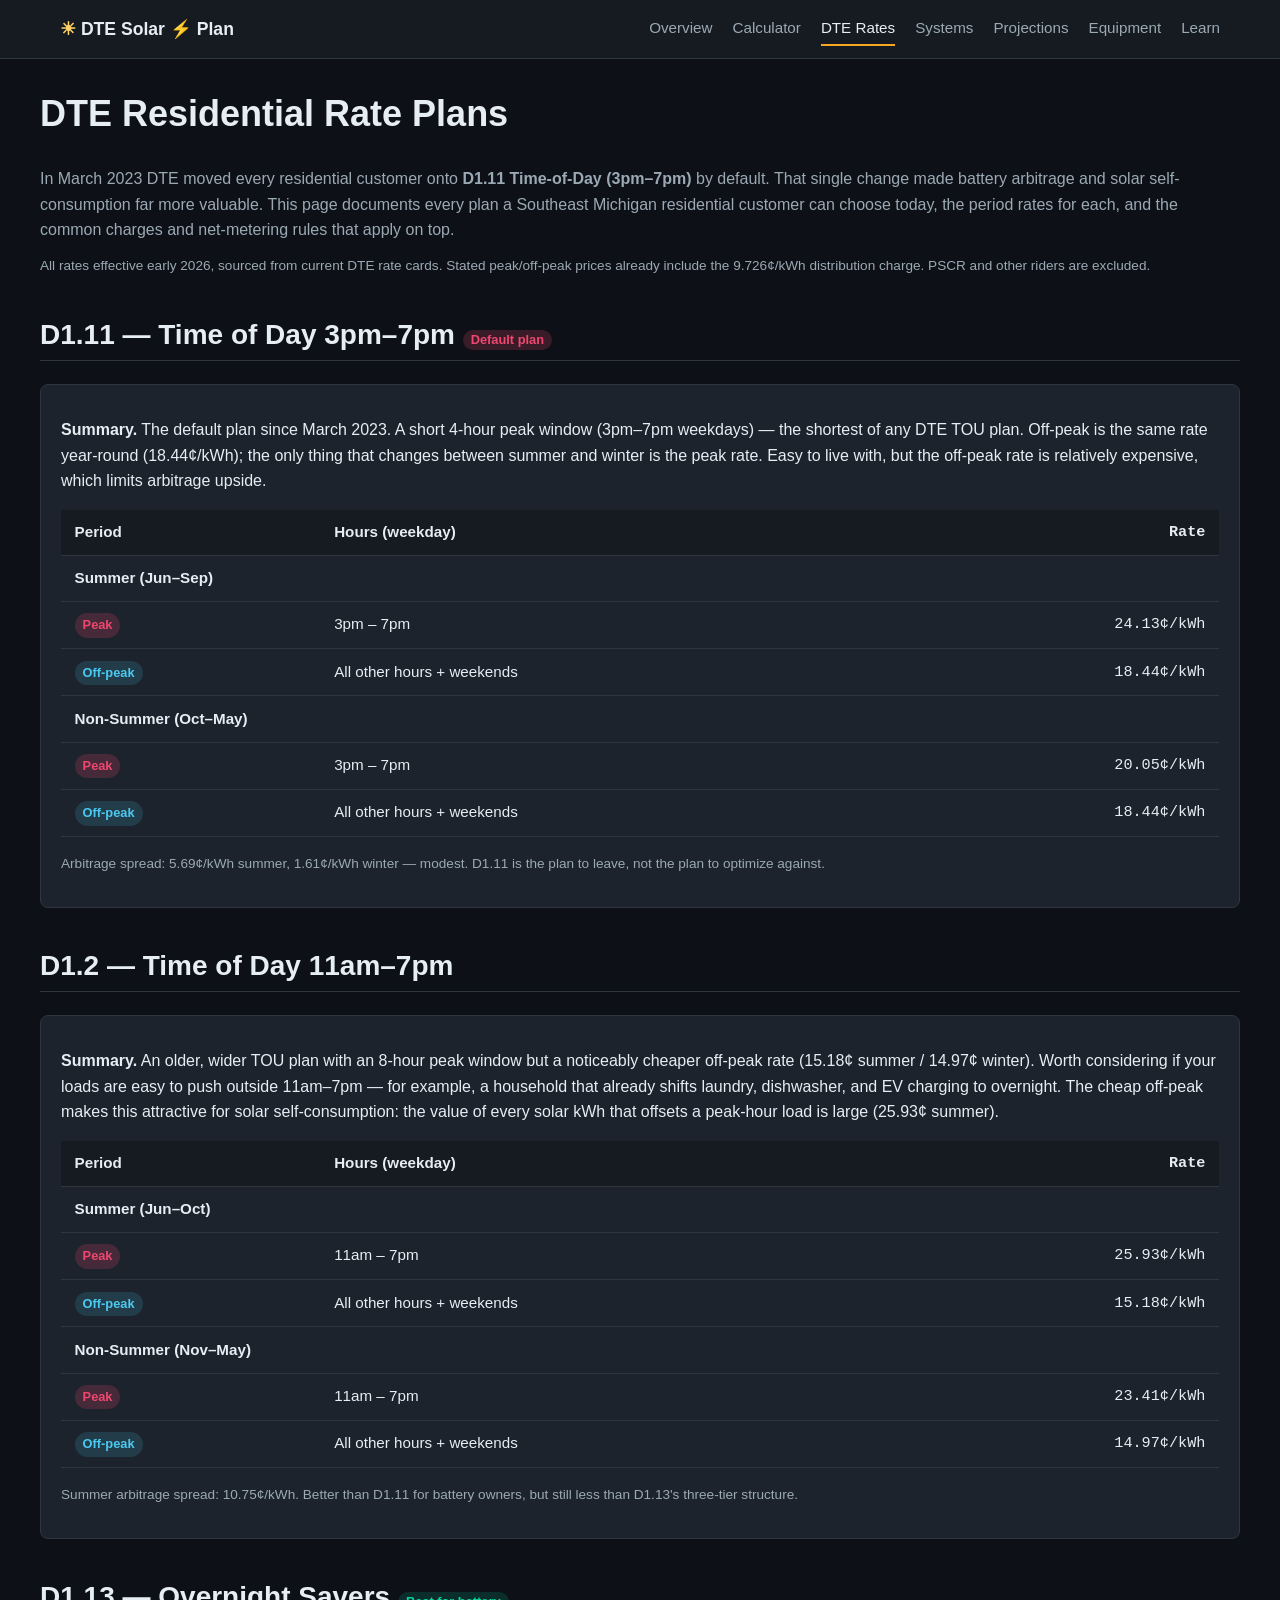
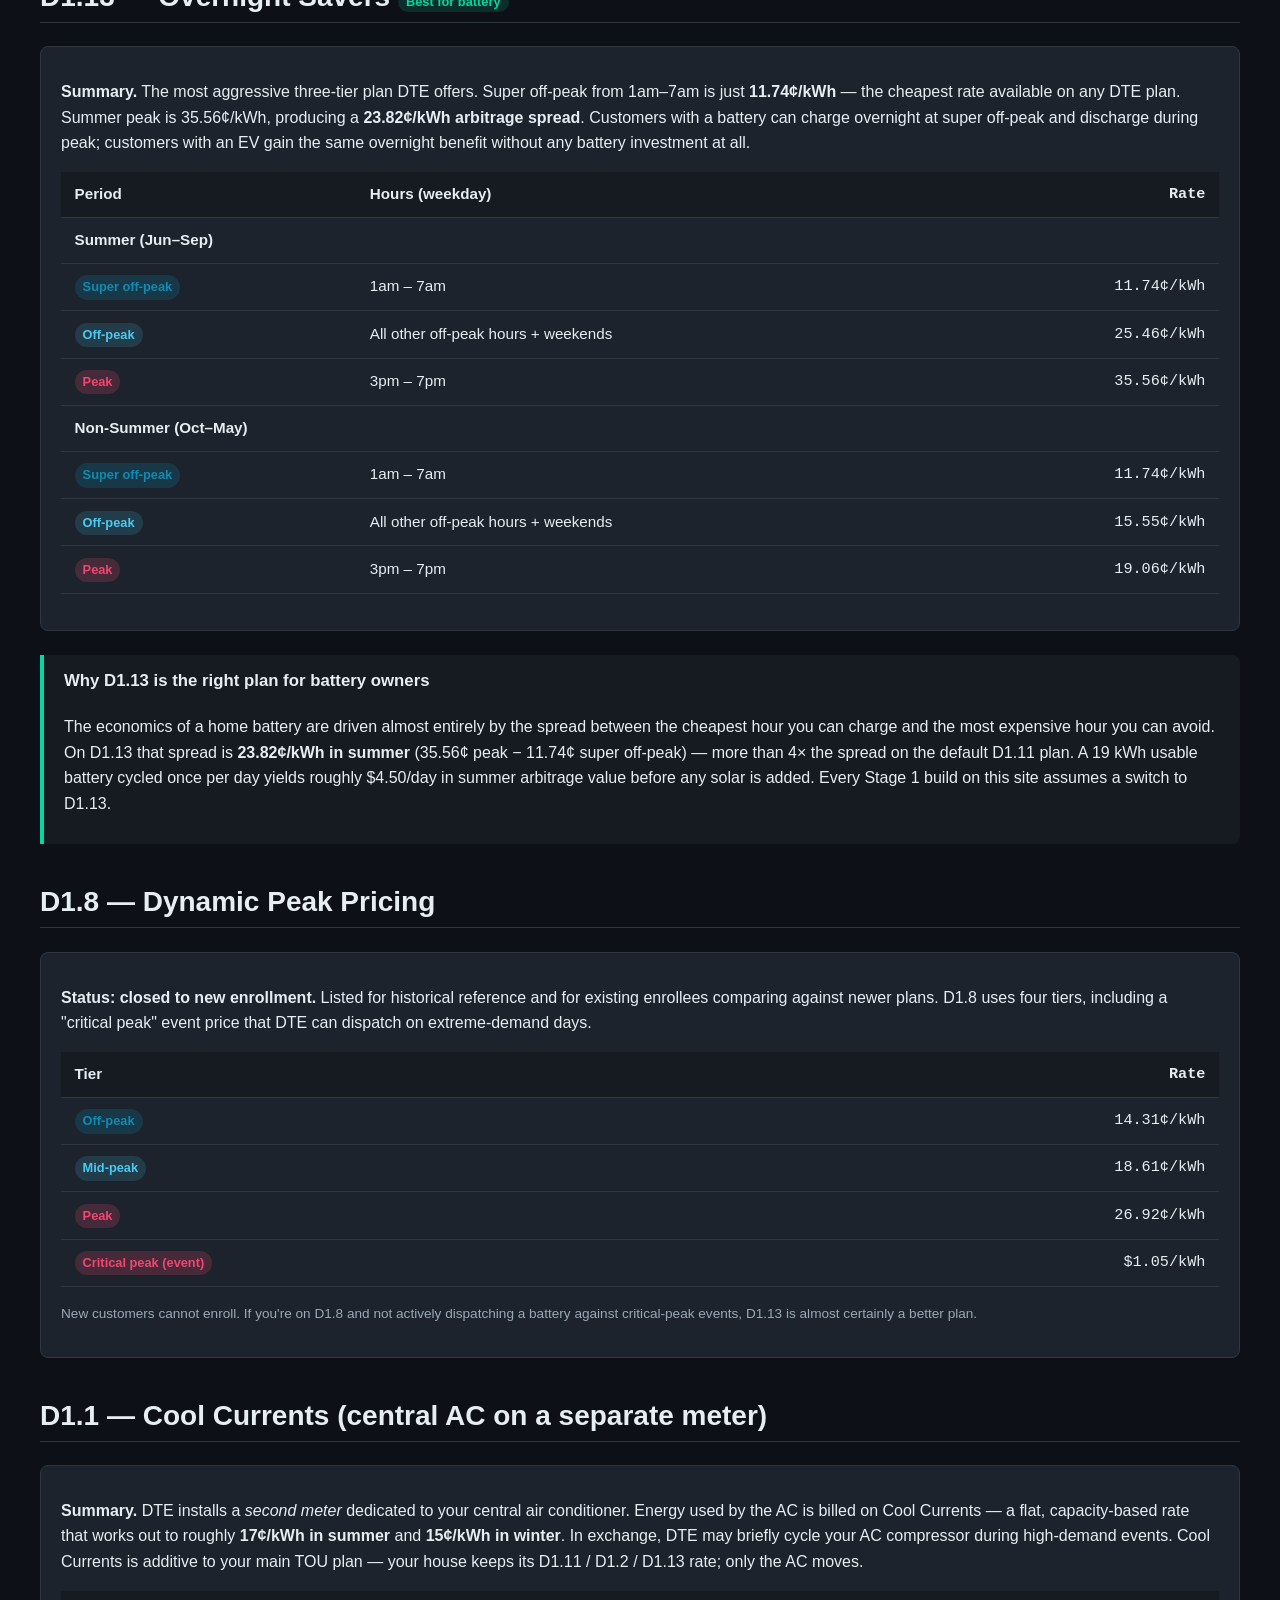
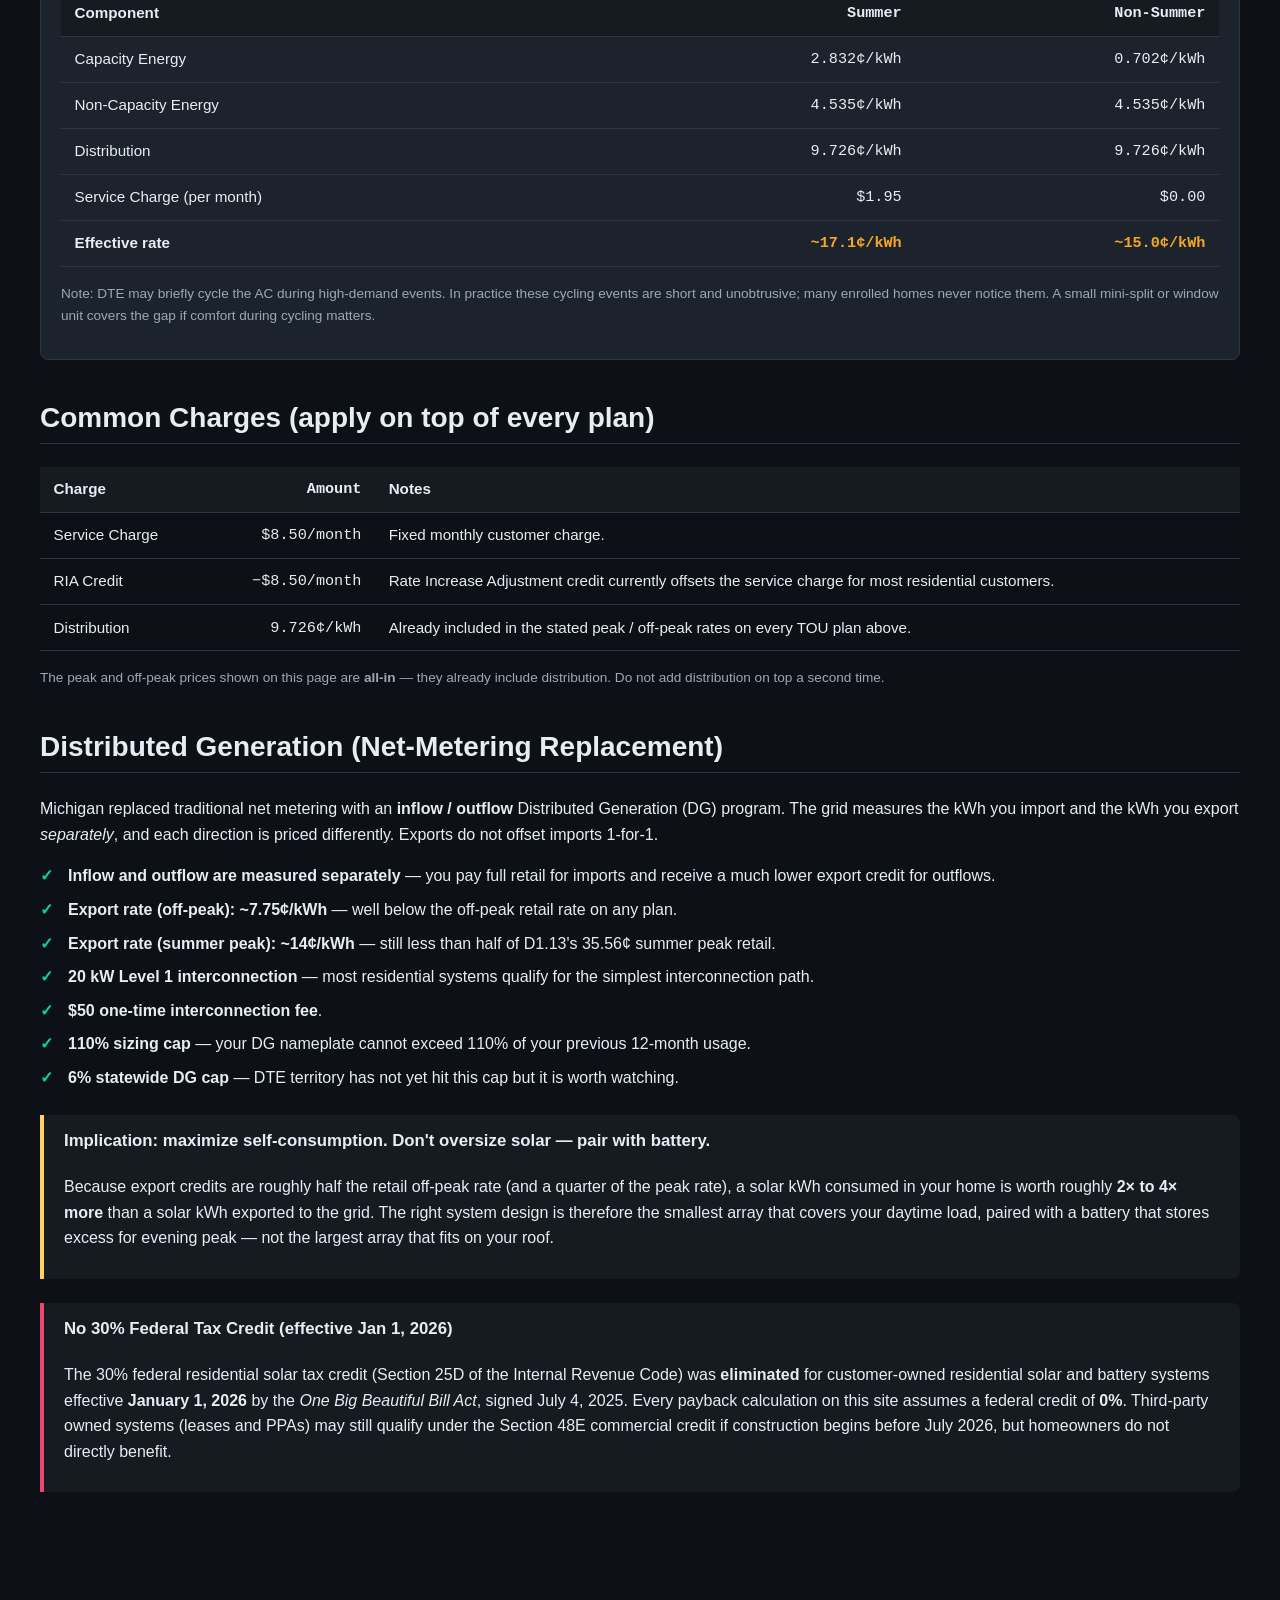
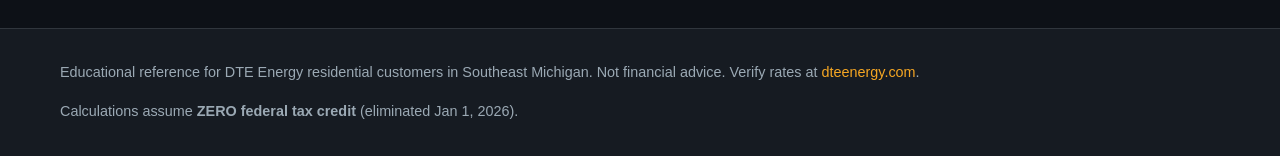
<file: rates.html>
<!DOCTYPE html>
<html lang="en">
<head>
<meta charset="UTF-8">
<meta name="viewport" content="width=device-width, initial-scale=1">
<title>DTE Residential Rate Plans — DTE Solar Plan</title>
<meta name="description" content="Complete reference for every DTE Energy residential rate plan available in Southeast Michigan — D1.11, D1.2, D1.13, D1.8, Cool Currents (D1.1), common charges, and the net-metering replacement.">
<link rel="stylesheet" href="assets/css/main.css">
</head>
<body>
<div id="site-header"></div>

<main class="container page">

  <section>
    <h1>DTE Residential Rate Plans</h1>
    <p class="lede text-dim">
      In March 2023 DTE moved every residential customer onto <strong>D1.11 Time-of-Day (3pm–7pm)</strong> by default.
      That single change made battery arbitrage and solar self-consumption far more valuable. This page documents
      every plan a Southeast Michigan residential customer can choose today, the period rates for each, and the
      common charges and net-metering rules that apply on top.
    </p>
    <p class="text-dim small">
      All rates effective early 2026, sourced from current DTE rate cards. Stated peak/off-peak prices already
      include the 9.726¢/kWh distribution charge. PSCR and other riders are excluded.
    </p>
  </section>

  <section>
    <h2>D1.11 — Time of Day 3pm–7pm <span class="tag tag-peak">Default plan</span></h2>
    <div class="card">
      <p><strong>Summary.</strong> The default plan since March 2023. A short 4-hour peak window (3pm–7pm
      weekdays) — the shortest of any DTE TOU plan. Off-peak is the same rate year-round (18.44¢/kWh); the only
      thing that changes between summer and winter is the peak rate. Easy to live with, but the off-peak rate is
      relatively expensive, which limits arbitrage upside.</p>
      <div class="table-wrap">
        <table>
          <thead>
            <tr><th>Period</th><th>Hours (weekday)</th><th class="num">Rate</th></tr>
          </thead>
          <tbody>
            <tr><td colspan="3"><strong>Summer (Jun–Sep)</strong></td></tr>
            <tr><td><span class="tag tag-peak">Peak</span></td><td>3pm – 7pm</td><td class="num">24.13¢/kWh</td></tr>
            <tr><td><span class="tag tag-offpeak">Off-peak</span></td><td>All other hours + weekends</td><td class="num">18.44¢/kWh</td></tr>
            <tr><td colspan="3"><strong>Non-Summer (Oct–May)</strong></td></tr>
            <tr><td><span class="tag tag-peak">Peak</span></td><td>3pm – 7pm</td><td class="num">20.05¢/kWh</td></tr>
            <tr><td><span class="tag tag-offpeak">Off-peak</span></td><td>All other hours + weekends</td><td class="num">18.44¢/kWh</td></tr>
          </tbody>
        </table>
      </div>
      <p class="small text-dim">Arbitrage spread: 5.69¢/kWh summer, 1.61¢/kWh winter — modest. D1.11 is the
      plan to leave, not the plan to optimize against.</p>
    </div>
  </section>

  <section>
    <h2>D1.2 — Time of Day 11am–7pm</h2>
    <div class="card">
      <p><strong>Summary.</strong> An older, wider TOU plan with an 8-hour peak window but a noticeably cheaper
      off-peak rate (15.18¢ summer / 14.97¢ winter). Worth considering if your loads are easy to push outside
      11am–7pm — for example, a household that already shifts laundry, dishwasher, and EV charging to overnight.
      The cheap off-peak makes this attractive for solar self-consumption: the value of every solar kWh that
      offsets a peak-hour load is large (25.93¢ summer).</p>
      <div class="table-wrap">
        <table>
          <thead>
            <tr><th>Period</th><th>Hours (weekday)</th><th class="num">Rate</th></tr>
          </thead>
          <tbody>
            <tr><td colspan="3"><strong>Summer (Jun–Oct)</strong></td></tr>
            <tr><td><span class="tag tag-peak">Peak</span></td><td>11am – 7pm</td><td class="num">25.93¢/kWh</td></tr>
            <tr><td><span class="tag tag-offpeak">Off-peak</span></td><td>All other hours + weekends</td><td class="num">15.18¢/kWh</td></tr>
            <tr><td colspan="3"><strong>Non-Summer (Nov–May)</strong></td></tr>
            <tr><td><span class="tag tag-peak">Peak</span></td><td>11am – 7pm</td><td class="num">23.41¢/kWh</td></tr>
            <tr><td><span class="tag tag-offpeak">Off-peak</span></td><td>All other hours + weekends</td><td class="num">14.97¢/kWh</td></tr>
          </tbody>
        </table>
      </div>
      <p class="small text-dim">Summer arbitrage spread: 10.75¢/kWh. Better than D1.11 for battery owners, but
      still less than D1.13's three-tier structure.</p>
    </div>
  </section>

  <section>
    <h2>D1.13 — Overnight Savers <span class="tag tag-battery">Best for battery</span></h2>
    <div class="card">
      <p><strong>Summary.</strong> The most aggressive three-tier plan DTE offers. Super off-peak from 1am–7am
      is just <strong>11.74¢/kWh</strong> — the cheapest rate available on any DTE plan. Summer peak is
      35.56¢/kWh, producing a <strong>23.82¢/kWh arbitrage spread</strong>. Customers with a battery can charge
      overnight at super off-peak and discharge during peak; customers with an EV gain the same overnight
      benefit without any battery investment at all.</p>
      <div class="table-wrap">
        <table>
          <thead>
            <tr><th>Period</th><th>Hours (weekday)</th><th class="num">Rate</th></tr>
          </thead>
          <tbody>
            <tr><td colspan="3"><strong>Summer (Jun–Sep)</strong></td></tr>
            <tr><td><span class="tag tag-superoff">Super off-peak</span></td><td>1am – 7am</td><td class="num">11.74¢/kWh</td></tr>
            <tr><td><span class="tag tag-offpeak">Off-peak</span></td><td>All other off-peak hours + weekends</td><td class="num">25.46¢/kWh</td></tr>
            <tr><td><span class="tag tag-peak">Peak</span></td><td>3pm – 7pm</td><td class="num">35.56¢/kWh</td></tr>
            <tr><td colspan="3"><strong>Non-Summer (Oct–May)</strong></td></tr>
            <tr><td><span class="tag tag-superoff">Super off-peak</span></td><td>1am – 7am</td><td class="num">11.74¢/kWh</td></tr>
            <tr><td><span class="tag tag-offpeak">Off-peak</span></td><td>All other off-peak hours + weekends</td><td class="num">15.55¢/kWh</td></tr>
            <tr><td><span class="tag tag-peak">Peak</span></td><td>3pm – 7pm</td><td class="num">19.06¢/kWh</td></tr>
          </tbody>
        </table>
      </div>
    </div>

    <div class="callout success">
      <h4>Why D1.13 is the right plan for battery owners</h4>
      <p>The economics of a home battery are driven almost entirely by the spread between the cheapest hour
      you can charge and the most expensive hour you can avoid. On D1.13 that spread is
      <strong>23.82¢/kWh in summer</strong> (35.56¢ peak − 11.74¢ super off-peak) — more than 4× the spread on
      the default D1.11 plan. A 19 kWh usable battery cycled once per day yields roughly $4.50/day in summer
      arbitrage value before any solar is added. Every Stage 1 build on this site assumes a switch to D1.13.</p>
    </div>
  </section>

  <section>
    <h2>D1.8 — Dynamic Peak Pricing</h2>
    <div class="card">
      <p><strong>Status: closed to new enrollment.</strong> Listed for historical reference and for existing
      enrollees comparing against newer plans. D1.8 uses four tiers, including a "critical peak" event price
      that DTE can dispatch on extreme-demand days.</p>
      <div class="table-wrap">
        <table>
          <thead>
            <tr><th>Tier</th><th class="num">Rate</th></tr>
          </thead>
          <tbody>
            <tr><td><span class="tag tag-superoff">Off-peak</span></td><td class="num">14.31¢/kWh</td></tr>
            <tr><td><span class="tag tag-offpeak">Mid-peak</span></td><td class="num">18.61¢/kWh</td></tr>
            <tr><td><span class="tag tag-peak">Peak</span></td><td class="num">26.92¢/kWh</td></tr>
            <tr><td><span class="tag tag-peak">Critical peak (event)</span></td><td class="num">$1.05/kWh</td></tr>
          </tbody>
        </table>
      </div>
      <p class="small text-dim">New customers cannot enroll. If you're on D1.8 and not actively dispatching a
      battery against critical-peak events, D1.13 is almost certainly a better plan.</p>
    </div>
  </section>

  <section>
    <h2>D1.1 — Cool Currents (central AC on a separate meter)</h2>
    <div class="card">
      <p><strong>Summary.</strong> DTE installs a <em>second meter</em> dedicated to your central air
      conditioner. Energy used by the AC is billed on Cool Currents — a flat, capacity-based rate that works
      out to roughly <strong>17¢/kWh in summer</strong> and <strong>15¢/kWh in winter</strong>. In exchange,
      DTE may briefly cycle your AC compressor during high-demand events. Cool Currents is additive to your
      main TOU plan — your house keeps its D1.11 / D1.2 / D1.13 rate; only the AC moves.</p>
      <div class="table-wrap">
        <table>
          <thead>
            <tr><th>Component</th><th class="num">Summer</th><th class="num">Non-Summer</th></tr>
          </thead>
          <tbody>
            <tr><td>Capacity Energy</td><td class="num">2.832¢/kWh</td><td class="num">0.702¢/kWh</td></tr>
            <tr><td>Non-Capacity Energy</td><td class="num">4.535¢/kWh</td><td class="num">4.535¢/kWh</td></tr>
            <tr><td>Distribution</td><td class="num">9.726¢/kWh</td><td class="num">9.726¢/kWh</td></tr>
            <tr><td>Service Charge (per month)</td><td class="num">$1.95</td><td class="num">$0.00</td></tr>
            <tr><td><strong>Effective rate</strong></td><td class="num"><strong class="text-accent">~17.1¢/kWh</strong></td><td class="num"><strong class="text-accent">~15.0¢/kWh</strong></td></tr>
          </tbody>
        </table>
      </div>
      <p class="small text-dim">Note: DTE may briefly cycle the AC during high-demand events. In practice these
      cycling events are short and unobtrusive; many enrolled homes never notice them. A small mini-split or
      window unit covers the gap if comfort during cycling matters.</p>
    </div>
  </section>

  <section>
    <h2>Common Charges (apply on top of every plan)</h2>
    <div class="table-wrap">
      <table>
        <thead>
          <tr><th>Charge</th><th class="num">Amount</th><th>Notes</th></tr>
        </thead>
        <tbody>
          <tr><td>Service Charge</td><td class="num">$8.50/month</td><td>Fixed monthly customer charge.</td></tr>
          <tr><td>RIA Credit</td><td class="num">−$8.50/month</td><td>Rate Increase Adjustment credit currently offsets the service charge for most residential customers.</td></tr>
          <tr><td>Distribution</td><td class="num">9.726¢/kWh</td><td>Already included in the stated peak / off-peak rates on every TOU plan above.</td></tr>
        </tbody>
      </table>
    </div>
    <p class="small text-dim">The peak and off-peak prices shown on this page are <strong>all-in</strong> — they
    already include distribution. Do not add distribution on top a second time.</p>
  </section>

  <section>
    <h2>Distributed Generation (Net-Metering Replacement)</h2>
    <p>Michigan replaced traditional net metering with an <strong>inflow / outflow</strong> Distributed
    Generation (DG) program. The grid measures the kWh you import and the kWh you export <em>separately</em>,
    and each direction is priced differently. Exports do not offset imports 1-for-1.</p>

    <ul class="checks">
      <li><strong>Inflow and outflow are measured separately</strong> — you pay full retail for imports and receive a much lower export credit for outflows.</li>
      <li><strong>Export rate (off-peak): ~7.75¢/kWh</strong> — well below the off-peak retail rate on any plan.</li>
      <li><strong>Export rate (summer peak): ~14¢/kWh</strong> — still less than half of D1.13's 35.56¢ summer peak retail.</li>
      <li><strong>20 kW Level 1 interconnection</strong> — most residential systems qualify for the simplest interconnection path.</li>
      <li><strong>$50 one-time interconnection fee</strong>.</li>
      <li><strong>110% sizing cap</strong> — your DG nameplate cannot exceed 110% of your previous 12-month usage.</li>
      <li><strong>6% statewide DG cap</strong> — DTE territory has not yet hit this cap but it is worth watching.</li>
    </ul>

    <div class="callout warning">
      <h4>Implication: maximize self-consumption. Don't oversize solar — pair with battery.</h4>
      <p>Because export credits are roughly half the retail off-peak rate (and a quarter of the peak rate),
      a solar kWh consumed in your home is worth roughly <strong>2× to 4× more</strong> than a solar kWh
      exported to the grid. The right system design is therefore the smallest array that covers your daytime
      load, paired with a battery that stores excess for evening peak — not the largest array that fits on
      your roof.</p>
    </div>
  </section>

  <section>
    <div class="callout danger">
      <h4>No 30% Federal Tax Credit (effective Jan 1, 2026)</h4>
      <p>The 30% federal residential solar tax credit (Section 25D of the Internal Revenue Code) was
      <strong>eliminated</strong> for customer-owned residential solar and battery systems effective
      <strong>January 1, 2026</strong> by the <em>One Big Beautiful Bill Act</em>, signed July 4, 2025.
      Every payback calculation on this site assumes a federal credit of <strong>0%</strong>. Third-party
      owned systems (leases and PPAs) may still qualify under the Section 48E commercial credit if
      construction begins before July 2026, but homeowners do not directly benefit.</p>
    </div>
  </section>

</main>

<div id="site-footer"></div>
<script src="assets/js/data.js"></script>
<script src="assets/js/nav.js"></script>
</body>
</html>
</file>
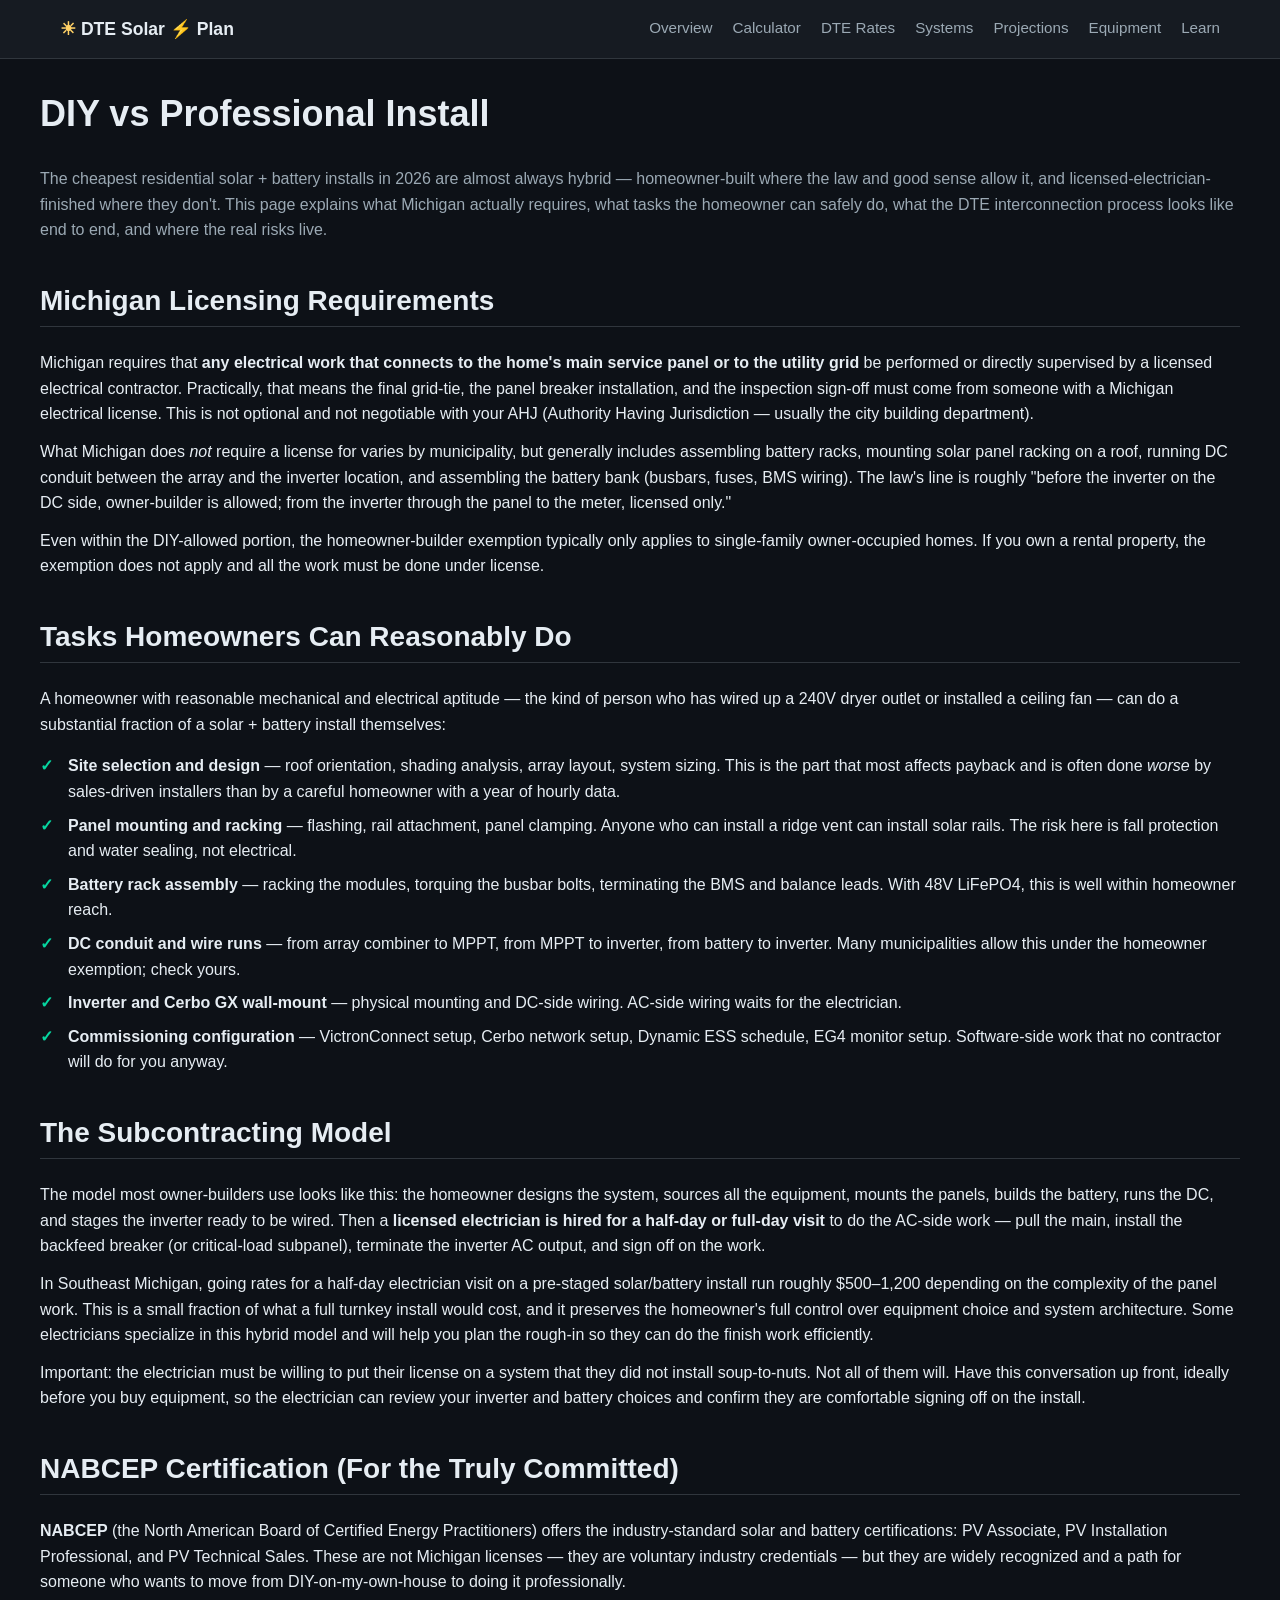
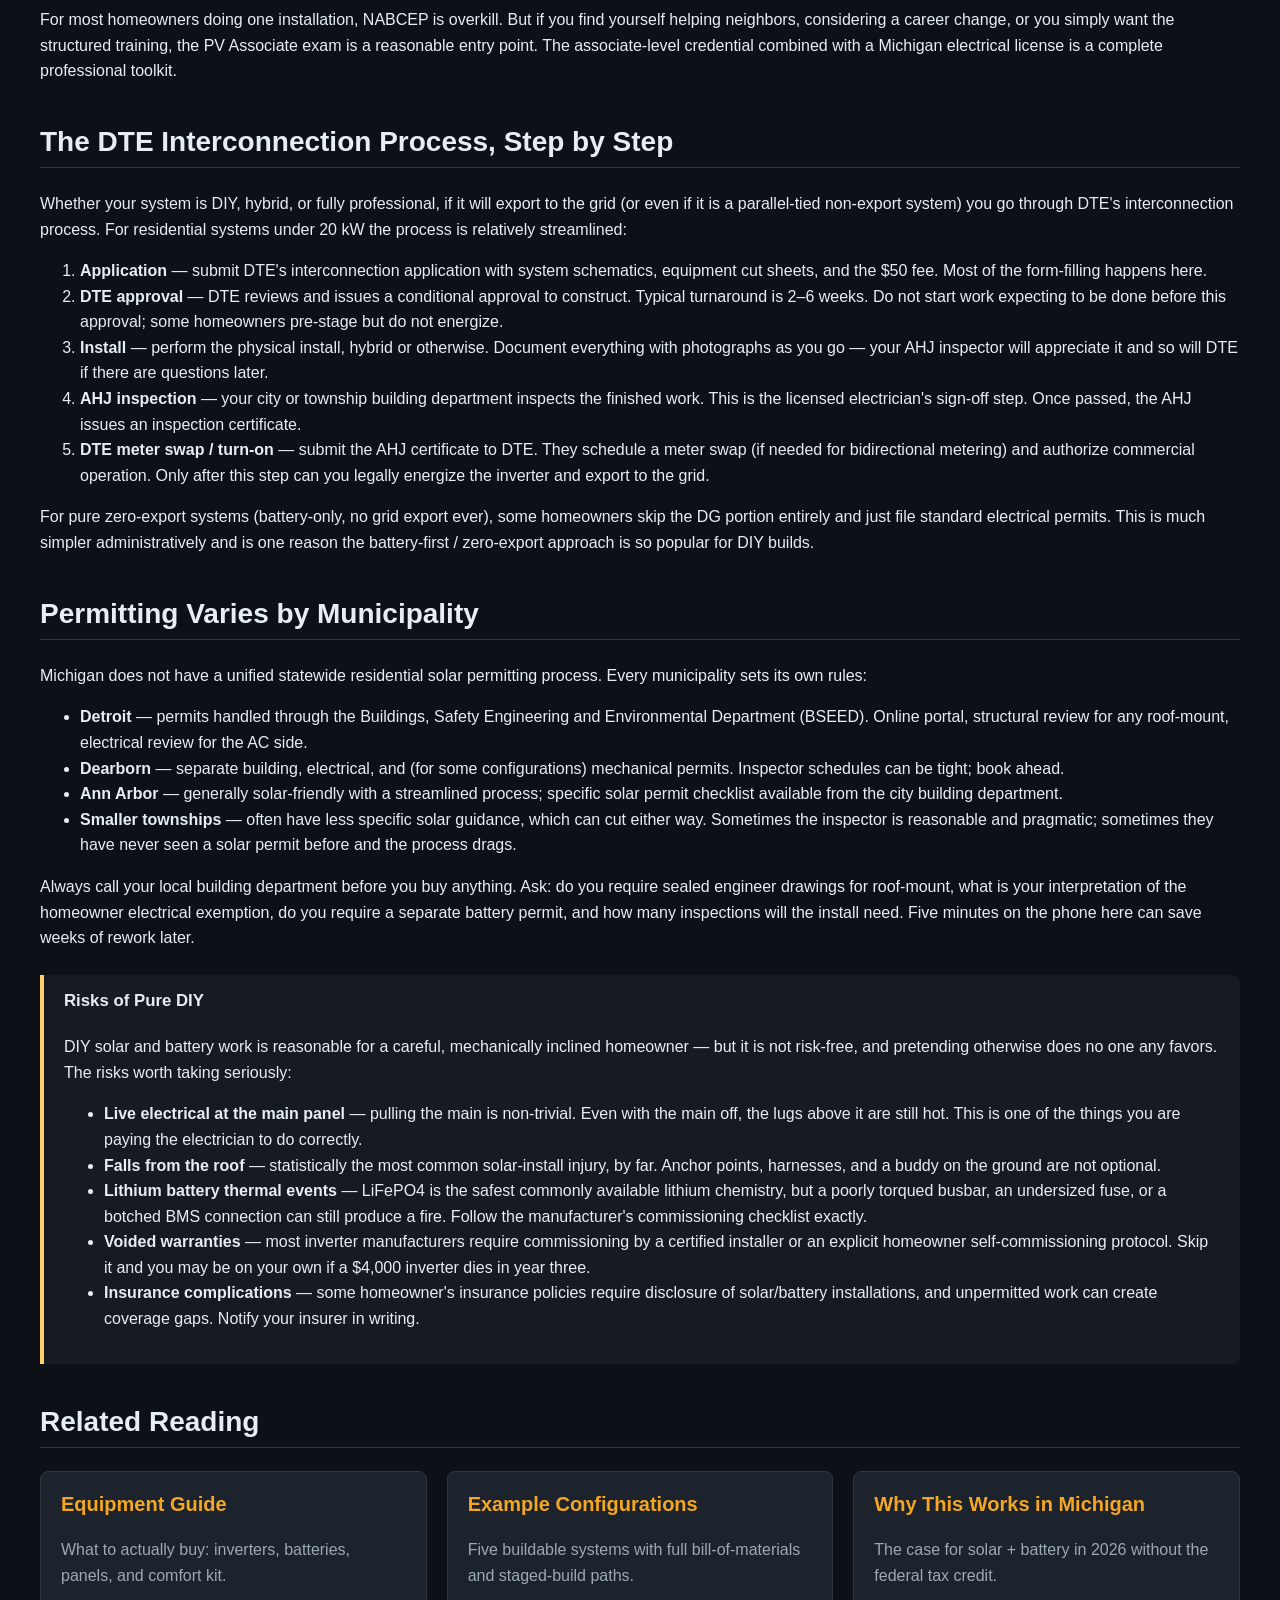
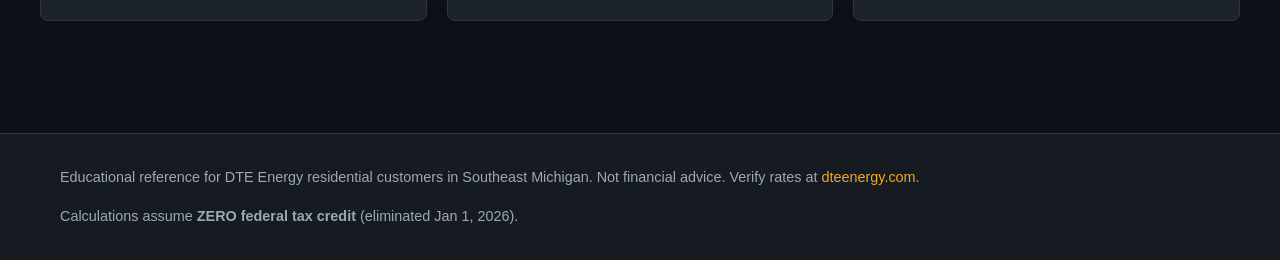
<file: learn/diy-vs-pro.html>
<!DOCTYPE html>
<html lang="en">
<head>
<meta charset="UTF-8">
<meta name="viewport" content="width=device-width, initial-scale=1">
<title>DIY vs Professional Install — DTE Solar Plan</title>
<meta name="description" content="How Michigan homeowners can mix DIY work with licensed-electrician sub-out for solar and battery installs — licensing, permitting, DTE interconnection, and risks.">
<link rel="stylesheet" href="../assets/css/main.css">
</head>
<body>
<div id="site-header"></div>

<main class="container page">

  <section>
    <h1>DIY vs Professional Install</h1>
    <p class="lede text-dim">
      The cheapest residential solar + battery installs in 2026 are almost always hybrid — homeowner-built
      where the law and good sense allow it, and licensed-electrician-finished where they don't. This page
      explains what Michigan actually requires, what tasks the homeowner can safely do, what the DTE
      interconnection process looks like end to end, and where the real risks live.
    </p>
  </section>

  <section>
    <h2>Michigan Licensing Requirements</h2>
    <p>
      Michigan requires that <strong>any electrical work that connects to the home's main service panel or
      to the utility grid</strong> be performed or directly supervised by a licensed electrical contractor.
      Practically, that means the final grid-tie, the panel breaker installation, and the inspection
      sign-off must come from someone with a Michigan electrical license. This is not optional and not
      negotiable with your AHJ (Authority Having Jurisdiction — usually the city building department).
    </p>
    <p>
      What Michigan does <em>not</em> require a license for varies by municipality, but generally includes
      assembling battery racks, mounting solar panel racking on a roof, running DC conduit between the
      array and the inverter location, and assembling the battery bank (busbars, fuses, BMS wiring). The
      law's line is roughly "before the inverter on the DC side, owner-builder is allowed; from the
      inverter through the panel to the meter, licensed only."
    </p>
    <p>
      Even within the DIY-allowed portion, the homeowner-builder exemption typically only applies to
      single-family owner-occupied homes. If you own a rental property, the exemption does not apply and
      all the work must be done under license.
    </p>
  </section>

  <section>
    <h2>Tasks Homeowners Can Reasonably Do</h2>
    <p>
      A homeowner with reasonable mechanical and electrical aptitude — the kind of person who has wired
      up a 240V dryer outlet or installed a ceiling fan — can do a substantial fraction of a solar +
      battery install themselves:
    </p>
    <ul class="checks">
      <li><strong>Site selection and design</strong> — roof orientation, shading analysis, array layout, system sizing. This is the part that most affects payback and is often done <em>worse</em> by sales-driven installers than by a careful homeowner with a year of hourly data.</li>
      <li><strong>Panel mounting and racking</strong> — flashing, rail attachment, panel clamping. Anyone who can install a ridge vent can install solar rails. The risk here is fall protection and water sealing, not electrical.</li>
      <li><strong>Battery rack assembly</strong> — racking the modules, torquing the busbar bolts, terminating the BMS and balance leads. With 48V LiFePO4, this is well within homeowner reach.</li>
      <li><strong>DC conduit and wire runs</strong> — from array combiner to MPPT, from MPPT to inverter, from battery to inverter. Many municipalities allow this under the homeowner exemption; check yours.</li>
      <li><strong>Inverter and Cerbo GX wall-mount</strong> — physical mounting and DC-side wiring. AC-side wiring waits for the electrician.</li>
      <li><strong>Commissioning configuration</strong> — VictronConnect setup, Cerbo network setup, Dynamic ESS schedule, EG4 monitor setup. Software-side work that no contractor will do for you anyway.</li>
    </ul>
  </section>

  <section>
    <h2>The Subcontracting Model</h2>
    <p>
      The model most owner-builders use looks like this: the homeowner designs the system, sources all
      the equipment, mounts the panels, builds the battery, runs the DC, and stages the inverter ready
      to be wired. Then a <strong>licensed electrician is hired for a half-day or full-day visit</strong>
      to do the AC-side work — pull the main, install the backfeed breaker (or critical-load subpanel),
      terminate the inverter AC output, and sign off on the work.
    </p>
    <p>
      In Southeast Michigan, going rates for a half-day electrician visit on a pre-staged solar/battery
      install run roughly $500–1,200 depending on the complexity of the panel work. This is a small
      fraction of what a full turnkey install would cost, and it preserves the homeowner's full control
      over equipment choice and system architecture. Some electricians specialize in this hybrid model and
      will help you plan the rough-in so they can do the finish work efficiently.
    </p>
    <p>
      Important: the electrician must be willing to put their license on a system that they did not
      install soup-to-nuts. Not all of them will. Have this conversation up front, ideally before you buy
      equipment, so the electrician can review your inverter and battery choices and confirm they are
      comfortable signing off on the install.
    </p>
  </section>

  <section>
    <h2>NABCEP Certification (For the Truly Committed)</h2>
    <p>
      <strong>NABCEP</strong> (the North American Board of Certified Energy Practitioners) offers the
      industry-standard solar and battery certifications: PV Associate, PV Installation Professional, and
      PV Technical Sales. These are not Michigan licenses — they are voluntary industry credentials — but
      they are widely recognized and a path for someone who wants to move from DIY-on-my-own-house to
      doing it professionally.
    </p>
    <p>
      For most homeowners doing one installation, NABCEP is overkill. But if you find yourself helping
      neighbors, considering a career change, or you simply want the structured training, the PV
      Associate exam is a reasonable entry point. The associate-level credential combined with a
      Michigan electrical license is a complete professional toolkit.
    </p>
  </section>

  <section>
    <h2>The DTE Interconnection Process, Step by Step</h2>
    <p>
      Whether your system is DIY, hybrid, or fully professional, if it will export to the grid (or even
      if it is a parallel-tied non-export system) you go through DTE's interconnection process. For
      residential systems under 20 kW the process is relatively streamlined:
    </p>
    <ol>
      <li><strong>Application</strong> — submit DTE's interconnection application with system schematics, equipment cut sheets, and the $50 fee. Most of the form-filling happens here.</li>
      <li><strong>DTE approval</strong> — DTE reviews and issues a conditional approval to construct. Typical turnaround is 2–6 weeks. Do not start work expecting to be done before this approval; some homeowners pre-stage but do not energize.</li>
      <li><strong>Install</strong> — perform the physical install, hybrid or otherwise. Document everything with photographs as you go — your AHJ inspector will appreciate it and so will DTE if there are questions later.</li>
      <li><strong>AHJ inspection</strong> — your city or township building department inspects the finished work. This is the licensed electrician's sign-off step. Once passed, the AHJ issues an inspection certificate.</li>
      <li><strong>DTE meter swap / turn-on</strong> — submit the AHJ certificate to DTE. They schedule a meter swap (if needed for bidirectional metering) and authorize commercial operation. Only after this step can you legally energize the inverter and export to the grid.</li>
    </ol>
    <p>
      For pure zero-export systems (battery-only, no grid export ever), some homeowners skip the DG
      portion entirely and just file standard electrical permits. This is much simpler administratively
      and is one reason the battery-first / zero-export approach is so popular for DIY builds.
    </p>
  </section>

  <section>
    <h2>Permitting Varies by Municipality</h2>
    <p>
      Michigan does not have a unified statewide residential solar permitting process. Every municipality
      sets its own rules:
    </p>
    <ul>
      <li><strong>Detroit</strong> — permits handled through the Buildings, Safety Engineering and Environmental Department (BSEED). Online portal, structural review for any roof-mount, electrical review for the AC side.</li>
      <li><strong>Dearborn</strong> — separate building, electrical, and (for some configurations) mechanical permits. Inspector schedules can be tight; book ahead.</li>
      <li><strong>Ann Arbor</strong> — generally solar-friendly with a streamlined process; specific solar permit checklist available from the city building department.</li>
      <li><strong>Smaller townships</strong> — often have less specific solar guidance, which can cut either way. Sometimes the inspector is reasonable and pragmatic; sometimes they have never seen a solar permit before and the process drags.</li>
    </ul>
    <p>
      Always call your local building department before you buy anything. Ask: do you require sealed
      engineer drawings for roof-mount, what is your interpretation of the homeowner electrical
      exemption, do you require a separate battery permit, and how many inspections will the install need.
      Five minutes on the phone here can save weeks of rework later.
    </p>
  </section>

  <section>
    <div class="callout warning">
      <h4>Risks of Pure DIY</h4>
      <p>
        DIY solar and battery work is reasonable for a careful, mechanically inclined homeowner — but it is
        not risk-free, and pretending otherwise does no one any favors. The risks worth taking seriously:
      </p>
      <ul>
        <li><strong>Live electrical at the main panel</strong> — pulling the main is non-trivial. Even with the main off, the lugs above it are still hot. This is one of the things you are paying the electrician to do correctly.</li>
        <li><strong>Falls from the roof</strong> — statistically the most common solar-install injury, by far. Anchor points, harnesses, and a buddy on the ground are not optional.</li>
        <li><strong>Lithium battery thermal events</strong> — LiFePO4 is the safest commonly available lithium chemistry, but a poorly torqued busbar, an undersized fuse, or a botched BMS connection can still produce a fire. Follow the manufacturer's commissioning checklist exactly.</li>
        <li><strong>Voided warranties</strong> — most inverter manufacturers require commissioning by a certified installer or an explicit homeowner self-commissioning protocol. Skip it and you may be on your own if a $4,000 inverter dies in year three.</li>
        <li><strong>Insurance complications</strong> — some homeowner's insurance policies require disclosure of solar/battery installations, and unpermitted work can create coverage gaps. Notify your insurer in writing.</li>
      </ul>
    </div>
  </section>

  <section>
    <h2>Related Reading</h2>
    <div class="grid">
      <a class="card" href="equipment.html">
        <h3>Equipment Guide</h3>
        <p class="text-dim">What to actually buy: inverters, batteries, panels, and comfort kit.</p>
      </a>
      <a class="card" href="../configurations.html">
        <h3>Example Configurations</h3>
        <p class="text-dim">Five buildable systems with full bill-of-materials and staged-build paths.</p>
      </a>
      <a class="card" href="why-michigan.html">
        <h3>Why This Works in Michigan</h3>
        <p class="text-dim">The case for solar + battery in 2026 without the federal tax credit.</p>
      </a>
    </div>
  </section>

</main>

<div id="site-footer"></div>
<script src="../assets/js/data.js"></script>
<script src="../assets/js/nav.js"></script>
</body>
</html>
</file>
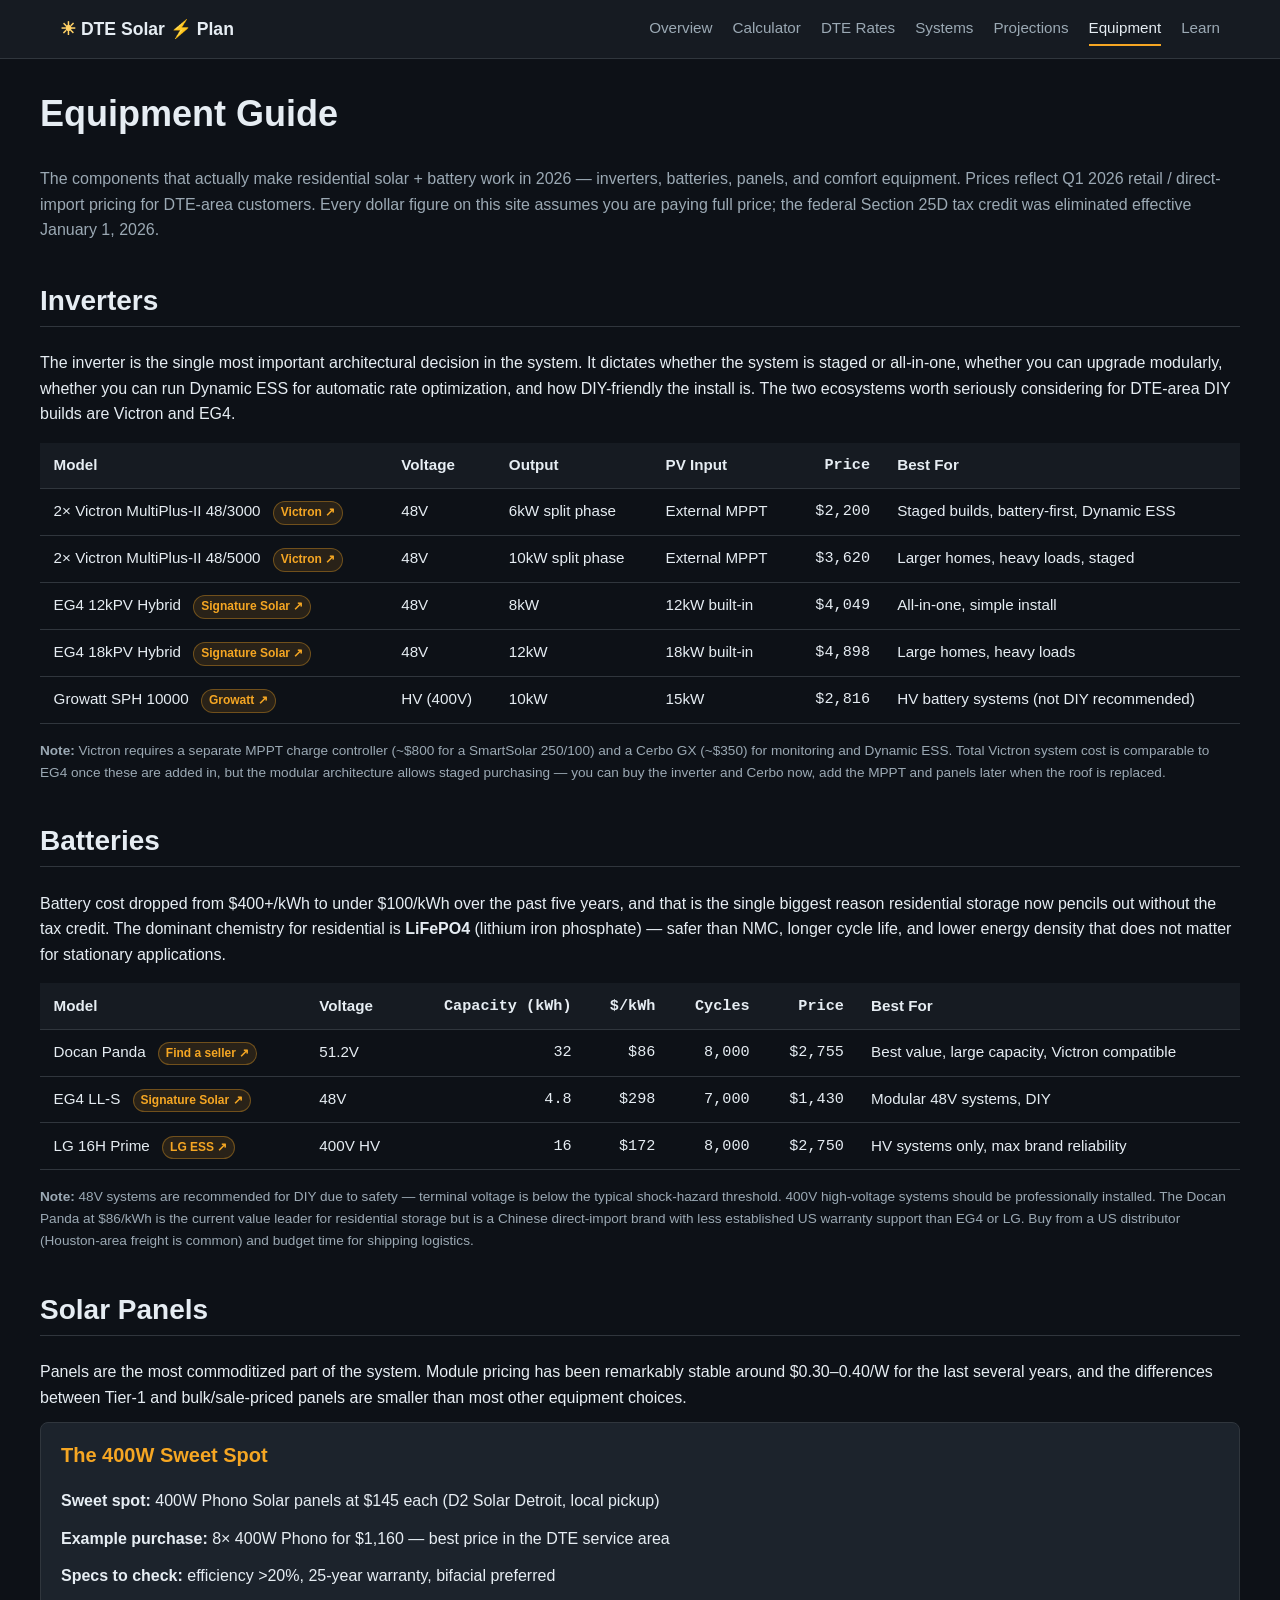
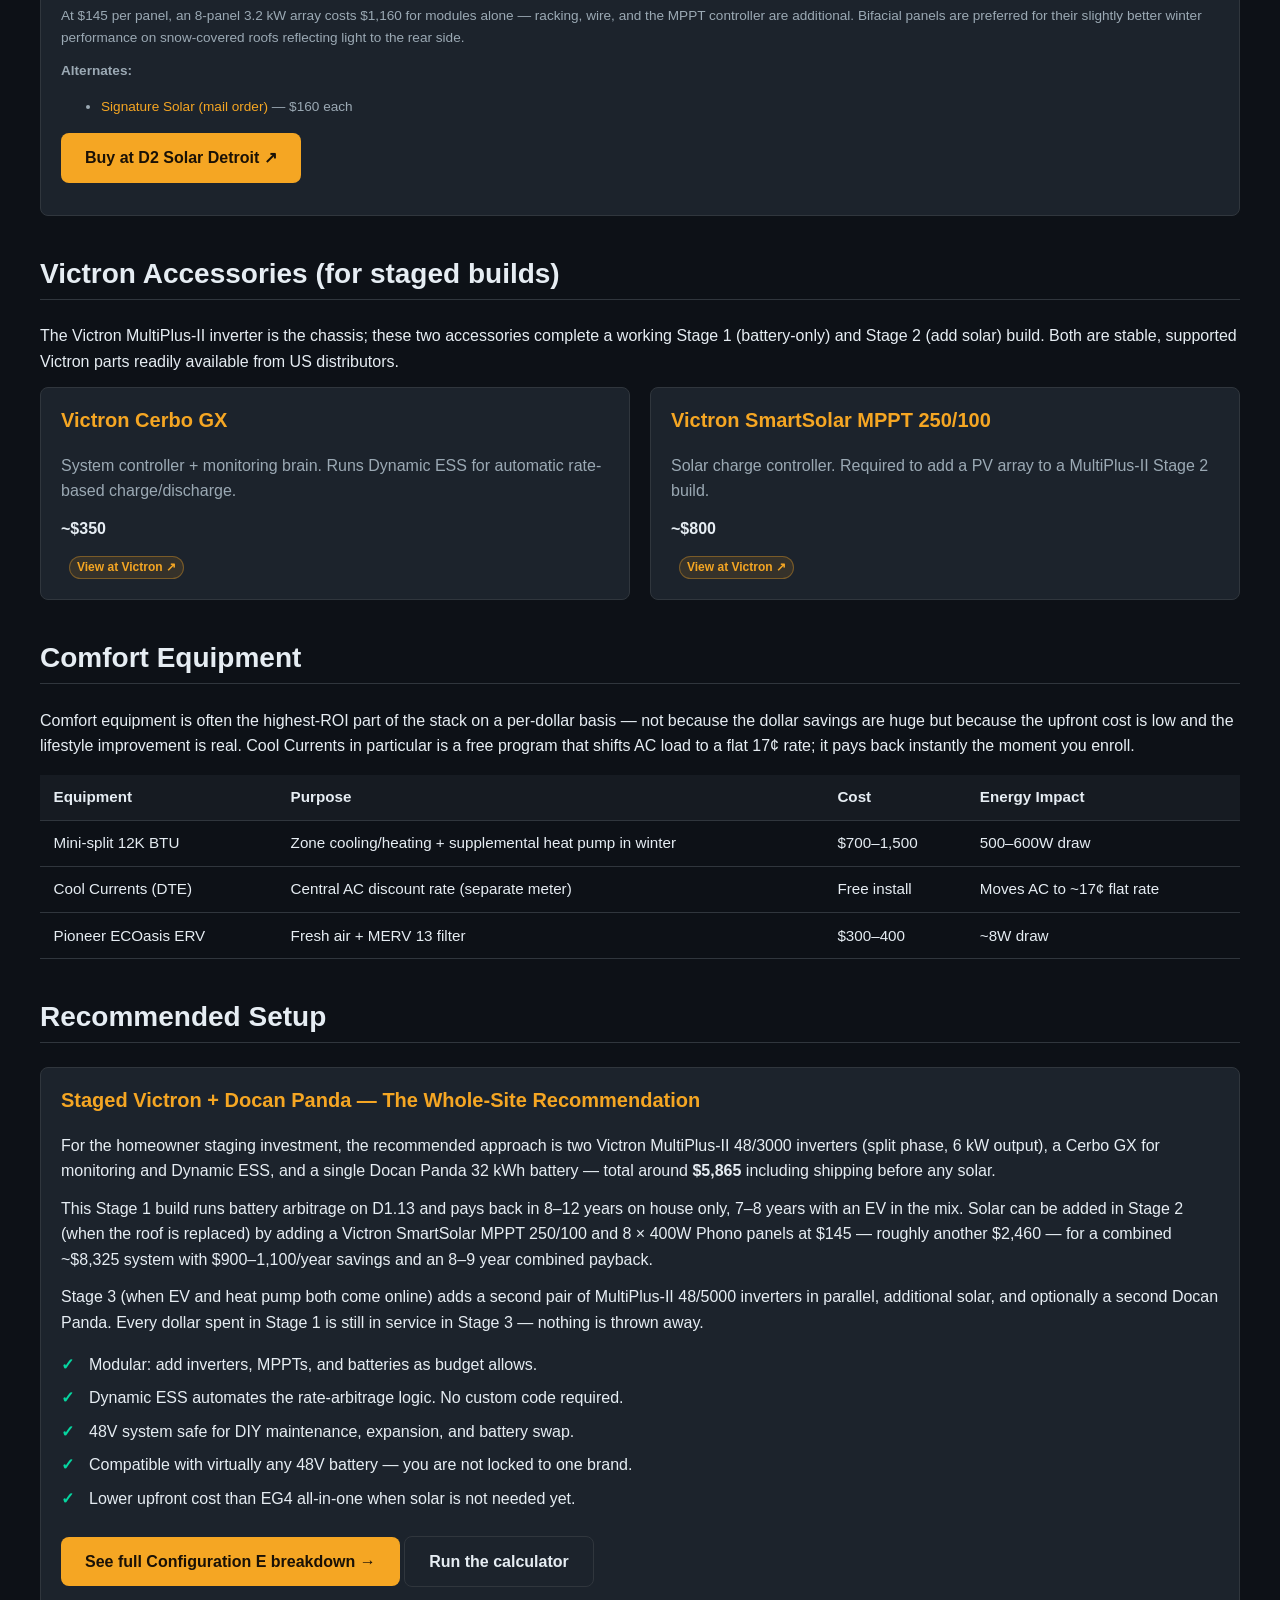
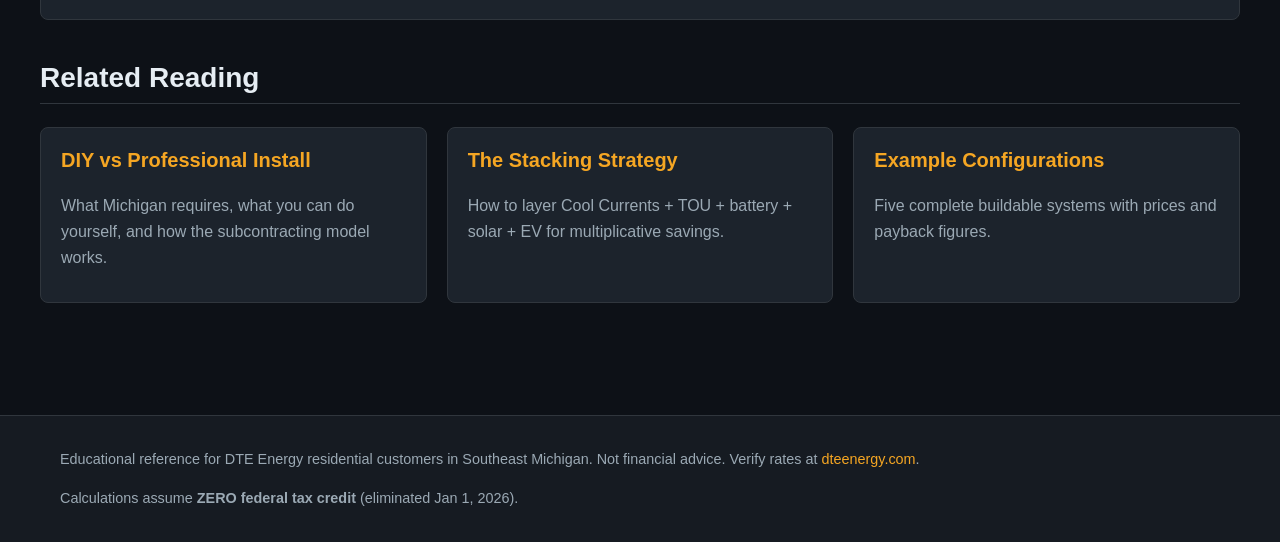
<file: learn/equipment.html>
<!DOCTYPE html>
<html lang="en">
<head>
<meta charset="UTF-8">
<meta name="viewport" content="width=device-width, initial-scale=1">
<title>Equipment Guide — Inverters, Batteries, Panels — DTE Solar Plan</title>
<meta name="description" content="Equipment reference for DTE residential solar + battery builds: Victron and EG4 inverters, Docan Panda and EG4 LL-S batteries, 400W panels, and comfort equipment.">
<link rel="stylesheet" href="../assets/css/main.css">
</head>
<body>
<div id="site-header"></div>

<main class="container page">

  <section>
    <h1>Equipment Guide</h1>
    <p class="lede text-dim">
      The components that actually make residential solar + battery work in 2026 — inverters, batteries,
      panels, and comfort equipment. Prices reflect Q1 2026 retail / direct-import pricing for DTE-area
      customers. Every dollar figure on this site assumes you are paying full price; the federal Section
      25D tax credit was eliminated effective January 1, 2026.
    </p>
  </section>

  <section>
    <h2>Inverters</h2>
    <p>
      The inverter is the single most important architectural decision in the system. It dictates whether
      the system is staged or all-in-one, whether you can upgrade modularly, whether you can run Dynamic
      ESS for automatic rate optimization, and how DIY-friendly the install is. The two ecosystems worth
      seriously considering for DTE-area DIY builds are Victron and EG4.
    </p>
    <div class="table-wrap">
      <table id="inverters-table">
        <thead>
          <tr>
            <th>Model</th>
            <th>Voltage</th>
            <th>Output</th>
            <th>PV Input</th>
            <th class="num">Price</th>
            <th>Best For</th>
          </tr>
        </thead>
        <tbody></tbody>
      </table>
    </div>
    <p class="small text-dim">
      <strong>Note:</strong> Victron requires a separate MPPT charge controller (~$800 for a SmartSolar
      250/100) and a Cerbo GX (~$350) for monitoring and Dynamic ESS. Total Victron system cost is
      comparable to EG4 once these are added in, but the modular architecture allows staged purchasing —
      you can buy the inverter and Cerbo now, add the MPPT and panels later when the roof is replaced.
    </p>
  </section>

  <section>
    <h2>Batteries</h2>
    <p>
      Battery cost dropped from $400+/kWh to under $100/kWh over the past five years, and that is the
      single biggest reason residential storage now pencils out without the tax credit. The dominant
      chemistry for residential is <strong>LiFePO4</strong> (lithium iron phosphate) — safer than NMC,
      longer cycle life, and lower energy density that does not matter for stationary applications.
    </p>
    <div class="table-wrap">
      <table id="batteries-table">
        <thead>
          <tr>
            <th>Model</th>
            <th>Voltage</th>
            <th class="num">Capacity (kWh)</th>
            <th class="num">$/kWh</th>
            <th class="num">Cycles</th>
            <th class="num">Price</th>
            <th>Best For</th>
          </tr>
        </thead>
        <tbody></tbody>
      </table>
    </div>
    <p class="small text-dim">
      <strong>Note:</strong> 48V systems are recommended for DIY due to safety — terminal voltage is below
      the typical shock-hazard threshold. 400V high-voltage systems should be professionally installed.
      The Docan Panda at $86/kWh is the current value leader for residential storage but is a Chinese
      direct-import brand with less established US warranty support than EG4 or LG. Buy from a US
      distributor (Houston-area freight is common) and budget time for shipping logistics.
    </p>
  </section>

  <section>
    <h2>Solar Panels</h2>
    <p>
      Panels are the most commoditized part of the system. Module pricing has been remarkably stable around
      $0.30–0.40/W for the last several years, and the differences between Tier-1 and bulk/sale-priced
      panels are smaller than most other equipment choices.
    </p>
    <div class="card" id="panels-card">
      <h3>The 400W Sweet Spot</h3>
      <p class="text-dim">Loading panel data...</p>
    </div>
  </section>

  <section>
    <h2>Victron Accessories (for staged builds)</h2>
    <p>
      The Victron MultiPlus-II inverter is the chassis; these two accessories complete a working
      Stage 1 (battery-only) and Stage 2 (add solar) build. Both are stable, supported Victron parts
      readily available from US distributors.
    </p>
    <div class="grid" id="accessories-grid">
      <div class="card">
        <h3>Victron Cerbo GX</h3>
        <p class="text-dim">System controller + monitoring brain. Runs Dynamic ESS for automatic rate-based charge/discharge.</p>
        <p><strong>~$350</strong></p>
      </div>
      <div class="card">
        <h3>Victron SmartSolar MPPT 250/100</h3>
        <p class="text-dim">Solar charge controller. Required to add a PV array to a MultiPlus-II Stage 2 build.</p>
        <p><strong>~$800</strong></p>
      </div>
    </div>
  </section>

  <section>
    <h2>Comfort Equipment</h2>
    <p>
      Comfort equipment is often the highest-ROI part of the stack on a per-dollar basis — not because
      the dollar savings are huge but because the upfront cost is low and the lifestyle improvement is
      real. Cool Currents in particular is a free program that shifts AC load to a flat 17¢ rate; it pays
      back instantly the moment you enroll.
    </p>
    <div class="table-wrap">
      <table id="comfort-table">
        <thead>
          <tr>
            <th>Equipment</th>
            <th>Purpose</th>
            <th>Cost</th>
            <th>Energy Impact</th>
          </tr>
        </thead>
        <tbody></tbody>
      </table>
    </div>
  </section>

  <section>
    <h2>Recommended Setup</h2>
    <div class="card">
      <h3>Staged Victron + Docan Panda — The Whole-Site Recommendation</h3>
      <p>
        For the homeowner staging investment, the recommended approach is two Victron MultiPlus-II
        48/3000 inverters (split phase, 6 kW output), a Cerbo GX for monitoring and Dynamic ESS, and a
        single Docan Panda 32 kWh battery — total around <strong>$5,865</strong> including shipping
        before any solar.
      </p>
      <p>
        This Stage 1 build runs battery arbitrage on D1.13 and pays back in 8–12 years on house only,
        7–8 years with an EV in the mix. Solar can be added in Stage 2 (when the roof is replaced) by
        adding a Victron SmartSolar MPPT 250/100 and 8 × 400W Phono panels at $145 — roughly another $2,460 — for a
        combined ~$8,325 system with $900–1,100/year savings and an 8–9 year combined payback.
      </p>
      <p>
        Stage 3 (when EV and heat pump both come online) adds a second pair of MultiPlus-II 48/5000
        inverters in parallel, additional solar, and optionally a second Docan Panda. Every dollar
        spent in Stage 1 is still in service in Stage 3 — nothing is thrown away.
      </p>
      <ul class="checks">
        <li>Modular: add inverters, MPPTs, and batteries as budget allows.</li>
        <li>Dynamic ESS automates the rate-arbitrage logic. No custom code required.</li>
        <li>48V system safe for DIY maintenance, expansion, and battery swap.</li>
        <li>Compatible with virtually any 48V battery — you are not locked to one brand.</li>
        <li>Lower upfront cost than EG4 all-in-one when solar is not needed yet.</li>
      </ul>
      <p class="mt-3">
        <a class="btn" href="../configurations.html#config-e">See full Configuration E breakdown →</a>
        <a class="btn btn-secondary" href="../calculator.html">Run the calculator</a>
      </p>
    </div>
  </section>

  <section>
    <h2>Related Reading</h2>
    <div class="grid">
      <a class="card" href="diy-vs-pro.html">
        <h3>DIY vs Professional Install</h3>
        <p class="text-dim">What Michigan requires, what you can do yourself, and how the subcontracting model works.</p>
      </a>
      <a class="card" href="stacking-strategy.html">
        <h3>The Stacking Strategy</h3>
        <p class="text-dim">How to layer Cool Currents + TOU + battery + solar + EV for multiplicative savings.</p>
      </a>
      <a class="card" href="../configurations.html">
        <h3>Example Configurations</h3>
        <p class="text-dim">Five complete buildable systems with prices and payback figures.</p>
      </a>
    </div>
  </section>

</main>

<div id="site-footer"></div>
<script src="../assets/js/data.js"></script>
<script src="../assets/js/nav.js"></script>
<script>
  document.addEventListener('DOMContentLoaded', function () {
    if (!window.DTE || !window.DTE.equipment) return;
    var eq = window.DTE.equipment;

    function fmt(n) {
      return '$' + Number(n).toLocaleString(undefined, { maximumFractionDigits: 0 });
    }

    function modelCell(item) {
      if (!item.link) return '<td>' + item.model + '</td>';
      return '<td>' + item.model +
        ' <a class="buy-link" href="' + item.link + '" target="_blank" rel="noopener nofollow">' +
        (item.linkLabel || 'Shop') + ' ↗</a></td>';
    }

    // Inverters
    var invTbody = document.querySelector('#inverters-table tbody');
    if (invTbody && eq.inverters) {
      invTbody.innerHTML = eq.inverters.map(function (i) {
        return '<tr>' +
          modelCell(i) +
          '<td>' + i.voltage + '</td>' +
          '<td>' + i.output + '</td>' +
          '<td>' + i.pv + '</td>' +
          '<td class="num">' + fmt(i.price) + '</td>' +
          '<td>' + i.bestFor + '</td>' +
        '</tr>';
      }).join('');
    }

    // Batteries
    var batTbody = document.querySelector('#batteries-table tbody');
    if (batTbody && eq.batteries) {
      batTbody.innerHTML = eq.batteries.map(function (b) {
        return '<tr>' +
          modelCell(b) +
          '<td>' + b.voltage + '</td>' +
          '<td class="num">' + b.kwh + '</td>' +
          '<td class="num">$' + b.costPerKwh + '</td>' +
          '<td class="num">' + b.cycles.toLocaleString() + '</td>' +
          '<td class="num">' + fmt(b.price) + '</td>' +
          '<td>' + b.bestFor + '</td>' +
        '</tr>';
      }).join('');
    }

    // Panels
    var panelsCard = document.getElementById('panels-card');
    if (panelsCard && eq.panels) {
      var panelsBuy = eq.panels.link
        ? '<p class="mt-2"><a class="btn" href="' + eq.panels.link + '" target="_blank" rel="noopener nofollow">Buy at ' + (eq.panels.linkLabel || 'retailer') + ' ↗</a></p>'
        : '';
      var alternates = (eq.panels.alternates || []).map(function (alt) {
        return '<li><a href="' + alt.link + '" target="_blank" rel="noopener nofollow">' + alt.source + '</a> — $' + alt.priceEach + ' each</li>';
      }).join('');
      panelsCard.innerHTML =
        '<h3>The 400W Sweet Spot</h3>' +
        '<p><strong>Sweet spot:</strong> ' + eq.panels.sweetSpot + '</p>' +
        '<p><strong>Example purchase:</strong> ' + eq.panels.example + '</p>' +
        '<p><strong>Specs to check:</strong> ' + eq.panels.specs + '</p>' +
        '<p class="small text-dim mt-2">At $' + eq.panels.pricePerPanel + ' per panel, an 8-panel ' +
        '3.2 kW array costs $' + (eq.panels.pricePerPanel * 8).toLocaleString() + ' for modules ' +
        'alone — racking, wire, and the MPPT controller are additional. Bifacial panels are preferred for ' +
        'their slightly better winter performance on snow-covered roofs reflecting light to the rear side.</p>' +
        (alternates ? '<p class="small text-dim"><strong>Alternates:</strong></p><ul class="small text-dim">' + alternates + '</ul>' : '') +
        panelsBuy;
    }

    // Accessories — append shop links to the cards already rendered statically
    var accLinks = eq.accessories && eq.accessories.links;
    if (accLinks) {
      var cards = document.querySelectorAll('#accessories-grid .card');
      var keyOrder = ['cerboGx', 'smartSolarMppt'];
      cards.forEach(function (card, idx) {
        var info = accLinks[keyOrder[idx]];
        if (!info) return;
        var a = document.createElement('a');
        a.className = 'buy-link';
        a.href = info.link;
        a.target = '_blank';
        a.rel = 'noopener nofollow';
        a.textContent = 'View at Victron ↗';
        card.appendChild(a);
      });
    }

    // Comfort
    var comfTbody = document.querySelector('#comfort-table tbody');
    if (comfTbody && eq.comfort) {
      comfTbody.innerHTML = eq.comfort.map(function (c) {
        return '<tr>' +
          '<td>' + c.equipment + '</td>' +
          '<td>' + c.purpose + '</td>' +
          '<td>' + c.cost + '</td>' +
          '<td>' + c.energy + '</td>' +
        '</tr>';
      }).join('');
    }
  });
</script>
</body>
</html>
</file>
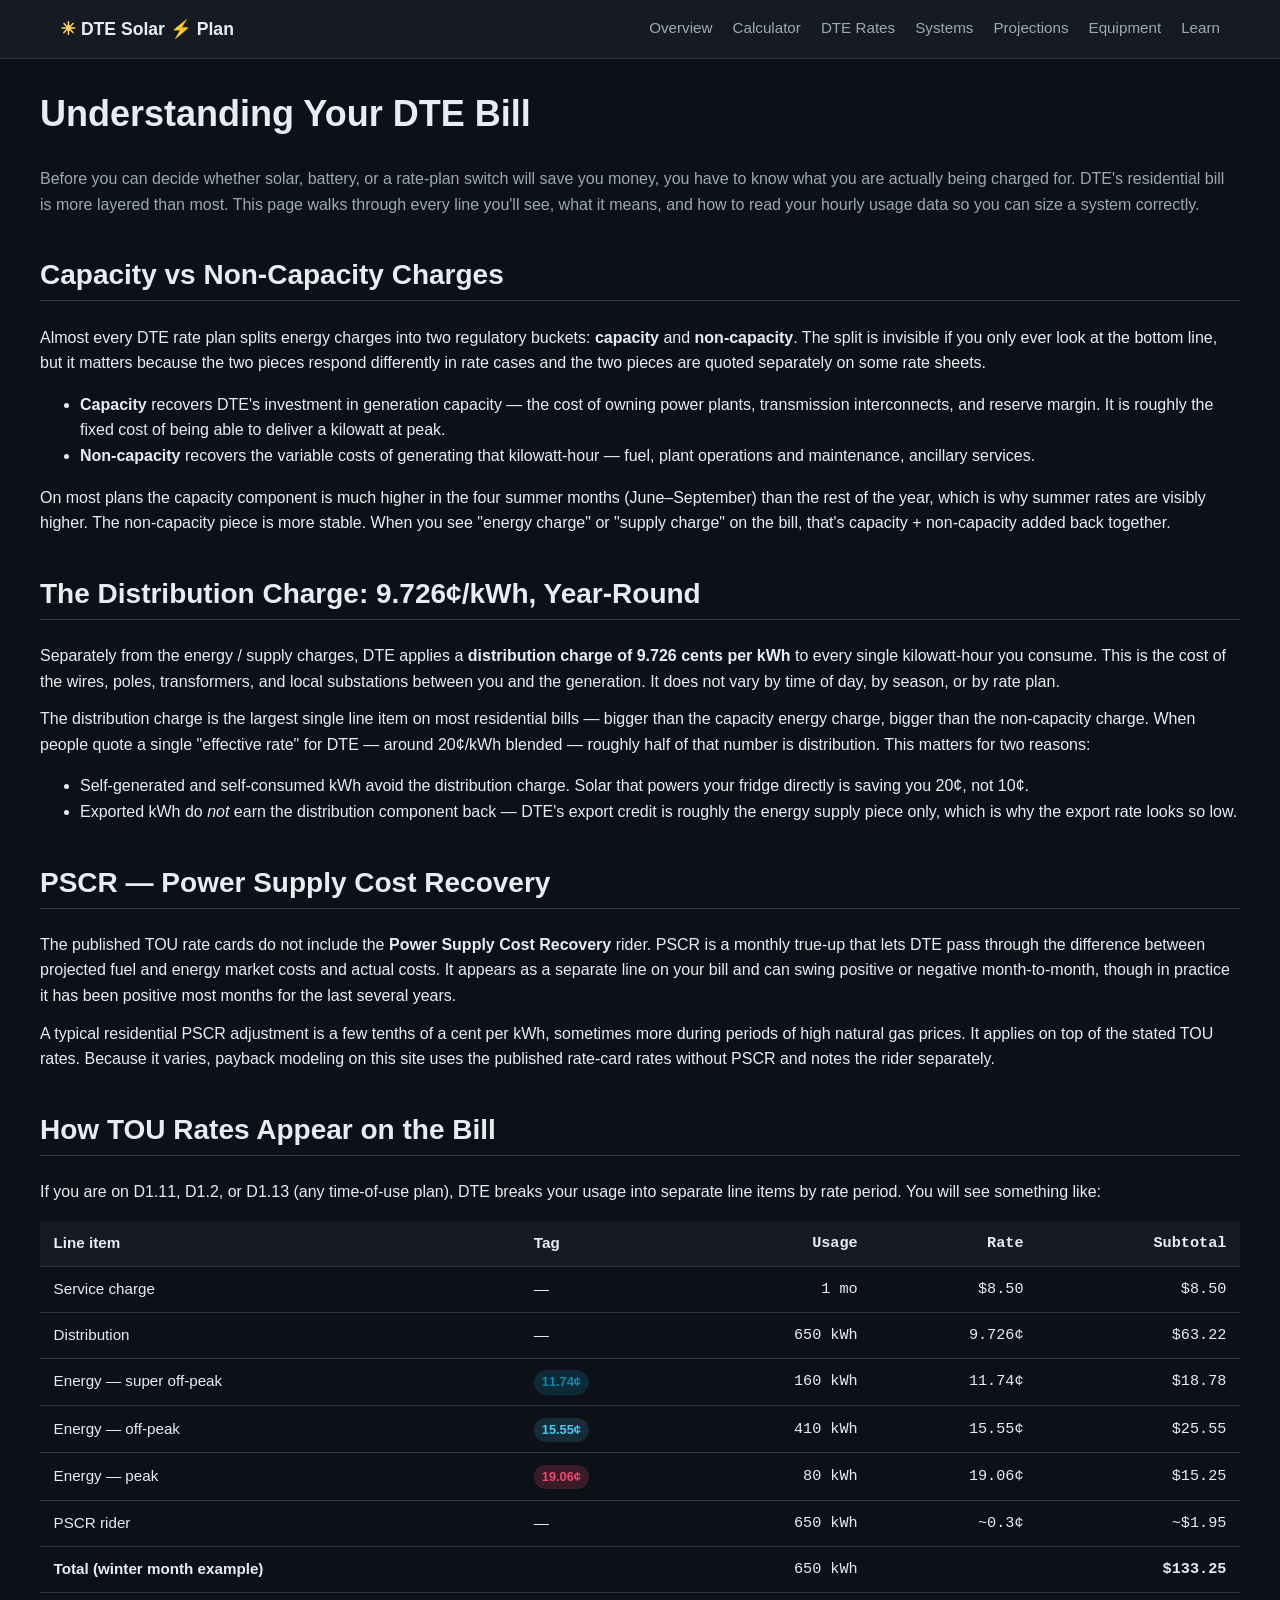
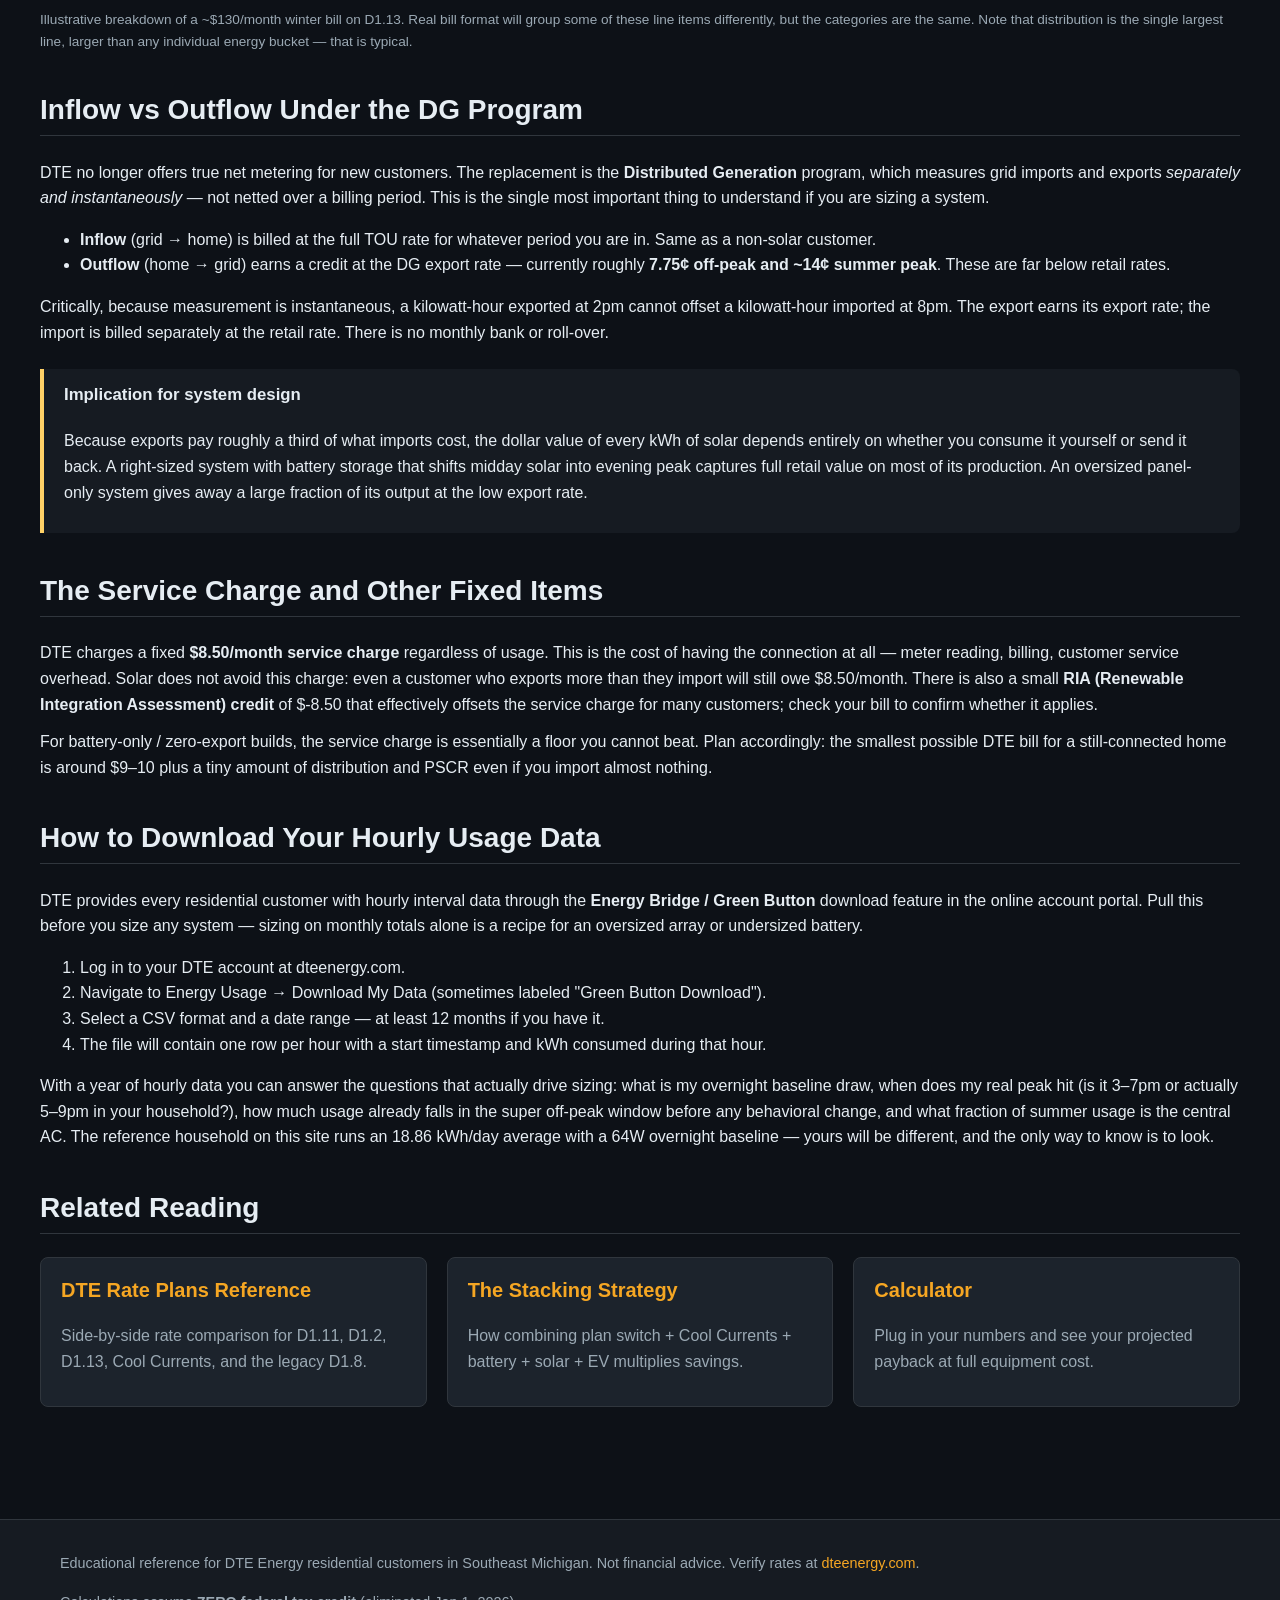
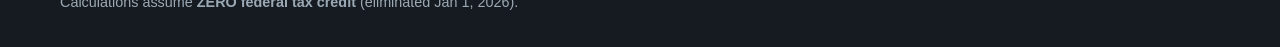
<file: learn/understanding-bill.html>
<!DOCTYPE html>
<html lang="en">
<head>
<meta charset="UTF-8">
<meta name="viewport" content="width=device-width, initial-scale=1">
<title>Understanding Your DTE Bill — DTE Solar Plan</title>
<meta name="description" content="How to read your DTE Energy bill: capacity vs non-capacity charges, distribution, PSCR rider, TOU line items, and inflow/outflow under DTE's distributed generation program.">
<link rel="stylesheet" href="../assets/css/main.css">
</head>
<body>
<div id="site-header"></div>

<main class="container page">

  <section>
    <h1>Understanding Your DTE Bill</h1>
    <p class="lede text-dim">
      Before you can decide whether solar, battery, or a rate-plan switch will save you money, you have to
      know what you are actually being charged for. DTE's residential bill is more layered than most. This
      page walks through every line you'll see, what it means, and how to read your hourly usage data so
      you can size a system correctly.
    </p>
  </section>

  <section>
    <h2>Capacity vs Non-Capacity Charges</h2>
    <p>
      Almost every DTE rate plan splits energy charges into two regulatory buckets: <strong>capacity</strong>
      and <strong>non-capacity</strong>. The split is invisible if you only ever look at the bottom line, but
      it matters because the two pieces respond differently in rate cases and the two pieces are quoted
      separately on some rate sheets.
    </p>
    <ul>
      <li><strong>Capacity</strong> recovers DTE's investment in generation capacity — the cost of owning power plants, transmission interconnects, and reserve margin. It is roughly the fixed cost of being able to deliver a kilowatt at peak.</li>
      <li><strong>Non-capacity</strong> recovers the variable costs of generating that kilowatt-hour — fuel, plant operations and maintenance, ancillary services.</li>
    </ul>
    <p>
      On most plans the capacity component is much higher in the four summer months (June–September) than the
      rest of the year, which is why summer rates are visibly higher. The non-capacity piece is more stable.
      When you see "energy charge" or "supply charge" on the bill, that's capacity + non-capacity added back
      together.
    </p>
  </section>

  <section>
    <h2>The Distribution Charge: 9.726¢/kWh, Year-Round</h2>
    <p>
      Separately from the energy / supply charges, DTE applies a <strong>distribution charge of 9.726
      cents per kWh</strong> to every single kilowatt-hour you consume. This is the cost of the wires, poles,
      transformers, and local substations between you and the generation. It does not vary by time of day, by
      season, or by rate plan.
    </p>
    <p>
      The distribution charge is the largest single line item on most residential bills — bigger than the
      capacity energy charge, bigger than the non-capacity charge. When people quote a single "effective
      rate" for DTE — around 20¢/kWh blended — roughly half of that number is distribution. This matters for
      two reasons:
    </p>
    <ul>
      <li>Self-generated and self-consumed kWh avoid the distribution charge. Solar that powers your fridge directly is saving you 20¢, not 10¢.</li>
      <li>Exported kWh do <em>not</em> earn the distribution component back — DTE's export credit is roughly the energy supply piece only, which is why the export rate looks so low.</li>
    </ul>
  </section>

  <section>
    <h2>PSCR — Power Supply Cost Recovery</h2>
    <p>
      The published TOU rate cards do not include the <strong>Power Supply Cost Recovery</strong> rider.
      PSCR is a monthly true-up that lets DTE pass through the difference between projected fuel and energy
      market costs and actual costs. It appears as a separate line on your bill and can swing positive or
      negative month-to-month, though in practice it has been positive most months for the last several
      years.
    </p>
    <p>
      A typical residential PSCR adjustment is a few tenths of a cent per kWh, sometimes more during periods
      of high natural gas prices. It applies on top of the stated TOU rates. Because it varies, payback
      modeling on this site uses the published rate-card rates without PSCR and notes the rider separately.
    </p>
  </section>

  <section>
    <h2>How TOU Rates Appear on the Bill</h2>
    <p>
      If you are on D1.11, D1.2, or D1.13 (any time-of-use plan), DTE breaks your usage into separate line
      items by rate period. You will see something like:
    </p>
    <div class="table-wrap">
      <table>
        <thead>
          <tr><th>Line item</th><th>Tag</th><th class="num">Usage</th><th class="num">Rate</th><th class="num">Subtotal</th></tr>
        </thead>
        <tbody>
          <tr><td>Service charge</td><td>—</td><td class="num">1 mo</td><td class="num">$8.50</td><td class="num">$8.50</td></tr>
          <tr><td>Distribution</td><td>—</td><td class="num">650 kWh</td><td class="num">9.726¢</td><td class="num">$63.22</td></tr>
          <tr><td>Energy — super off-peak</td><td><span class="tag tag-superoff">11.74¢</span></td><td class="num">160 kWh</td><td class="num">11.74¢</td><td class="num">$18.78</td></tr>
          <tr><td>Energy — off-peak</td><td><span class="tag tag-offpeak">15.55¢</span></td><td class="num">410 kWh</td><td class="num">15.55¢</td><td class="num">$25.55</td></tr>
          <tr><td>Energy — peak</td><td><span class="tag tag-peak">19.06¢</span></td><td class="num">80 kWh</td><td class="num">19.06¢</td><td class="num">$15.25</td></tr>
          <tr><td>PSCR rider</td><td>—</td><td class="num">650 kWh</td><td class="num">~0.3¢</td><td class="num">~$1.95</td></tr>
          <tr><td><strong>Total (winter month example)</strong></td><td></td><td class="num">650 kWh</td><td></td><td class="num"><strong>$133.25</strong></td></tr>
        </tbody>
      </table>
    </div>
    <p class="small text-dim">
      Illustrative breakdown of a ~$130/month winter bill on D1.13. Real bill format will group some of
      these line items differently, but the categories are the same. Note that distribution is the single
      largest line, larger than any individual energy bucket — that is typical.
    </p>
  </section>

  <section>
    <h2>Inflow vs Outflow Under the DG Program</h2>
    <p>
      DTE no longer offers true net metering for new customers. The replacement is the <strong>Distributed
      Generation</strong> program, which measures grid imports and exports <em>separately and
      instantaneously</em> — not netted over a billing period. This is the single most important thing to
      understand if you are sizing a system.
    </p>
    <ul>
      <li><strong>Inflow</strong> (grid → home) is billed at the full TOU rate for whatever period you are in. Same as a non-solar customer.</li>
      <li><strong>Outflow</strong> (home → grid) earns a credit at the DG export rate — currently roughly <strong>7.75¢ off-peak and ~14¢ summer peak</strong>. These are far below retail rates.</li>
    </ul>
    <p>
      Critically, because measurement is instantaneous, a kilowatt-hour exported at 2pm cannot offset a
      kilowatt-hour imported at 8pm. The export earns its export rate; the import is billed separately at
      the retail rate. There is no monthly bank or roll-over.
    </p>
    <div class="callout warning">
      <h4>Implication for system design</h4>
      <p>
        Because exports pay roughly a third of what imports cost, the dollar value of every kWh of solar
        depends entirely on whether you consume it yourself or send it back. A right-sized system with
        battery storage that shifts midday solar into evening peak captures full retail value on most of
        its production. An oversized panel-only system gives away a large fraction of its output at the
        low export rate.
      </p>
    </div>
  </section>

  <section>
    <h2>The Service Charge and Other Fixed Items</h2>
    <p>
      DTE charges a fixed <strong>$8.50/month service charge</strong> regardless of usage. This is the cost
      of having the connection at all — meter reading, billing, customer service overhead. Solar does not
      avoid this charge: even a customer who exports more than they import will still owe $8.50/month.
      There is also a small <strong>RIA (Renewable Integration Assessment) credit</strong> of $-8.50 that
      effectively offsets the service charge for many customers; check your bill to confirm whether it
      applies.
    </p>
    <p>
      For battery-only / zero-export builds, the service charge is essentially a floor you cannot beat.
      Plan accordingly: the smallest possible DTE bill for a still-connected home is around $9–10 plus a
      tiny amount of distribution and PSCR even if you import almost nothing.
    </p>
  </section>

  <section>
    <h2>How to Download Your Hourly Usage Data</h2>
    <p>
      DTE provides every residential customer with hourly interval data through the <strong>Energy Bridge /
      Green Button</strong> download feature in the online account portal. Pull this before you size any
      system — sizing on monthly totals alone is a recipe for an oversized array or undersized battery.
    </p>
    <ol>
      <li>Log in to your DTE account at dteenergy.com.</li>
      <li>Navigate to Energy Usage → Download My Data (sometimes labeled "Green Button Download").</li>
      <li>Select a CSV format and a date range — at least 12 months if you have it.</li>
      <li>The file will contain one row per hour with a start timestamp and kWh consumed during that hour.</li>
    </ol>
    <p>
      With a year of hourly data you can answer the questions that actually drive sizing: what is my
      overnight baseline draw, when does my real peak hit (is it 3–7pm or actually 5–9pm in your
      household?), how much usage already falls in the super off-peak window before any behavioral
      change, and what fraction of summer usage is the central AC. The reference household on this site
      runs an 18.86 kWh/day average with a 64W overnight baseline — yours will be different, and the only
      way to know is to look.
    </p>
  </section>

  <section>
    <h2>Related Reading</h2>
    <div class="grid">
      <a class="card" href="../rates.html">
        <h3>DTE Rate Plans Reference</h3>
        <p class="text-dim">Side-by-side rate comparison for D1.11, D1.2, D1.13, Cool Currents, and the legacy D1.8.</p>
      </a>
      <a class="card" href="stacking-strategy.html">
        <h3>The Stacking Strategy</h3>
        <p class="text-dim">How combining plan switch + Cool Currents + battery + solar + EV multiplies savings.</p>
      </a>
      <a class="card" href="../calculator.html">
        <h3>Calculator</h3>
        <p class="text-dim">Plug in your numbers and see your projected payback at full equipment cost.</p>
      </a>
    </div>
  </section>

</main>

<div id="site-footer"></div>
<script src="../assets/js/data.js"></script>
<script src="../assets/js/nav.js"></script>
</body>
</html>
</file>
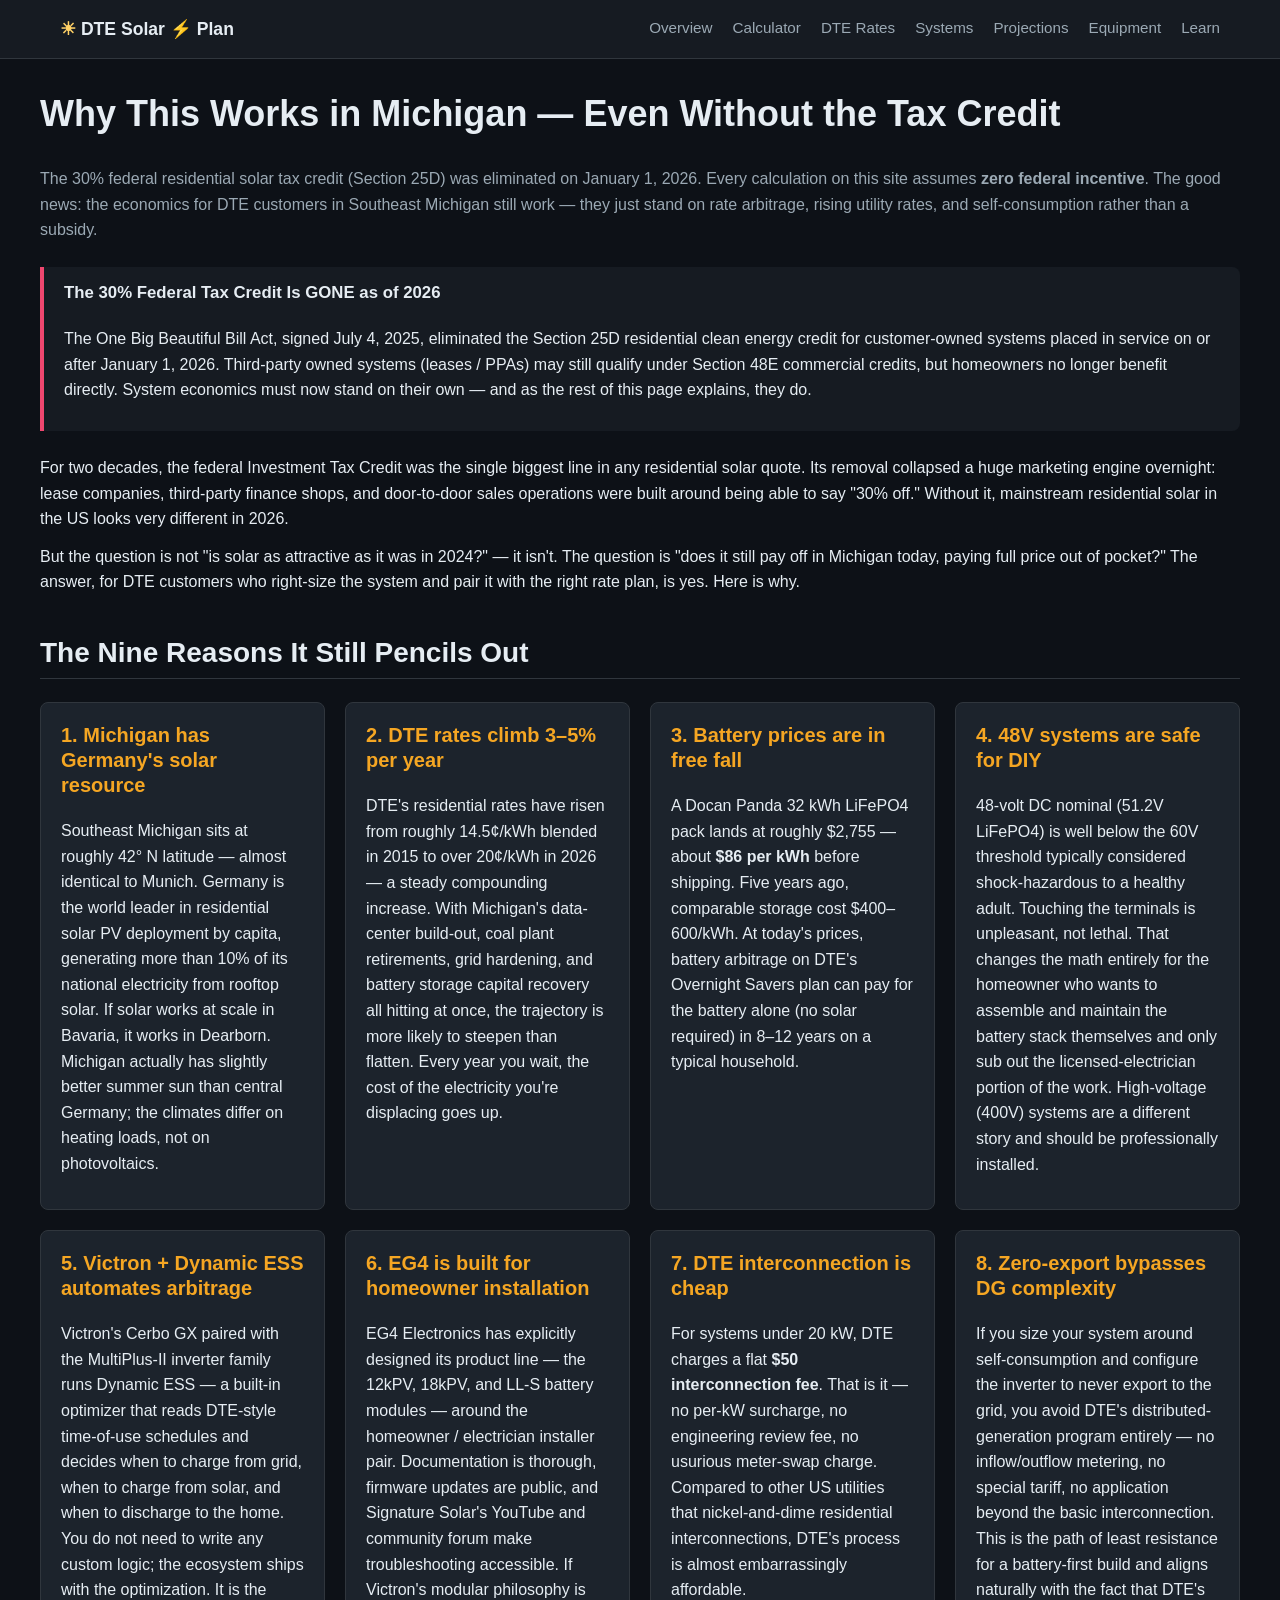
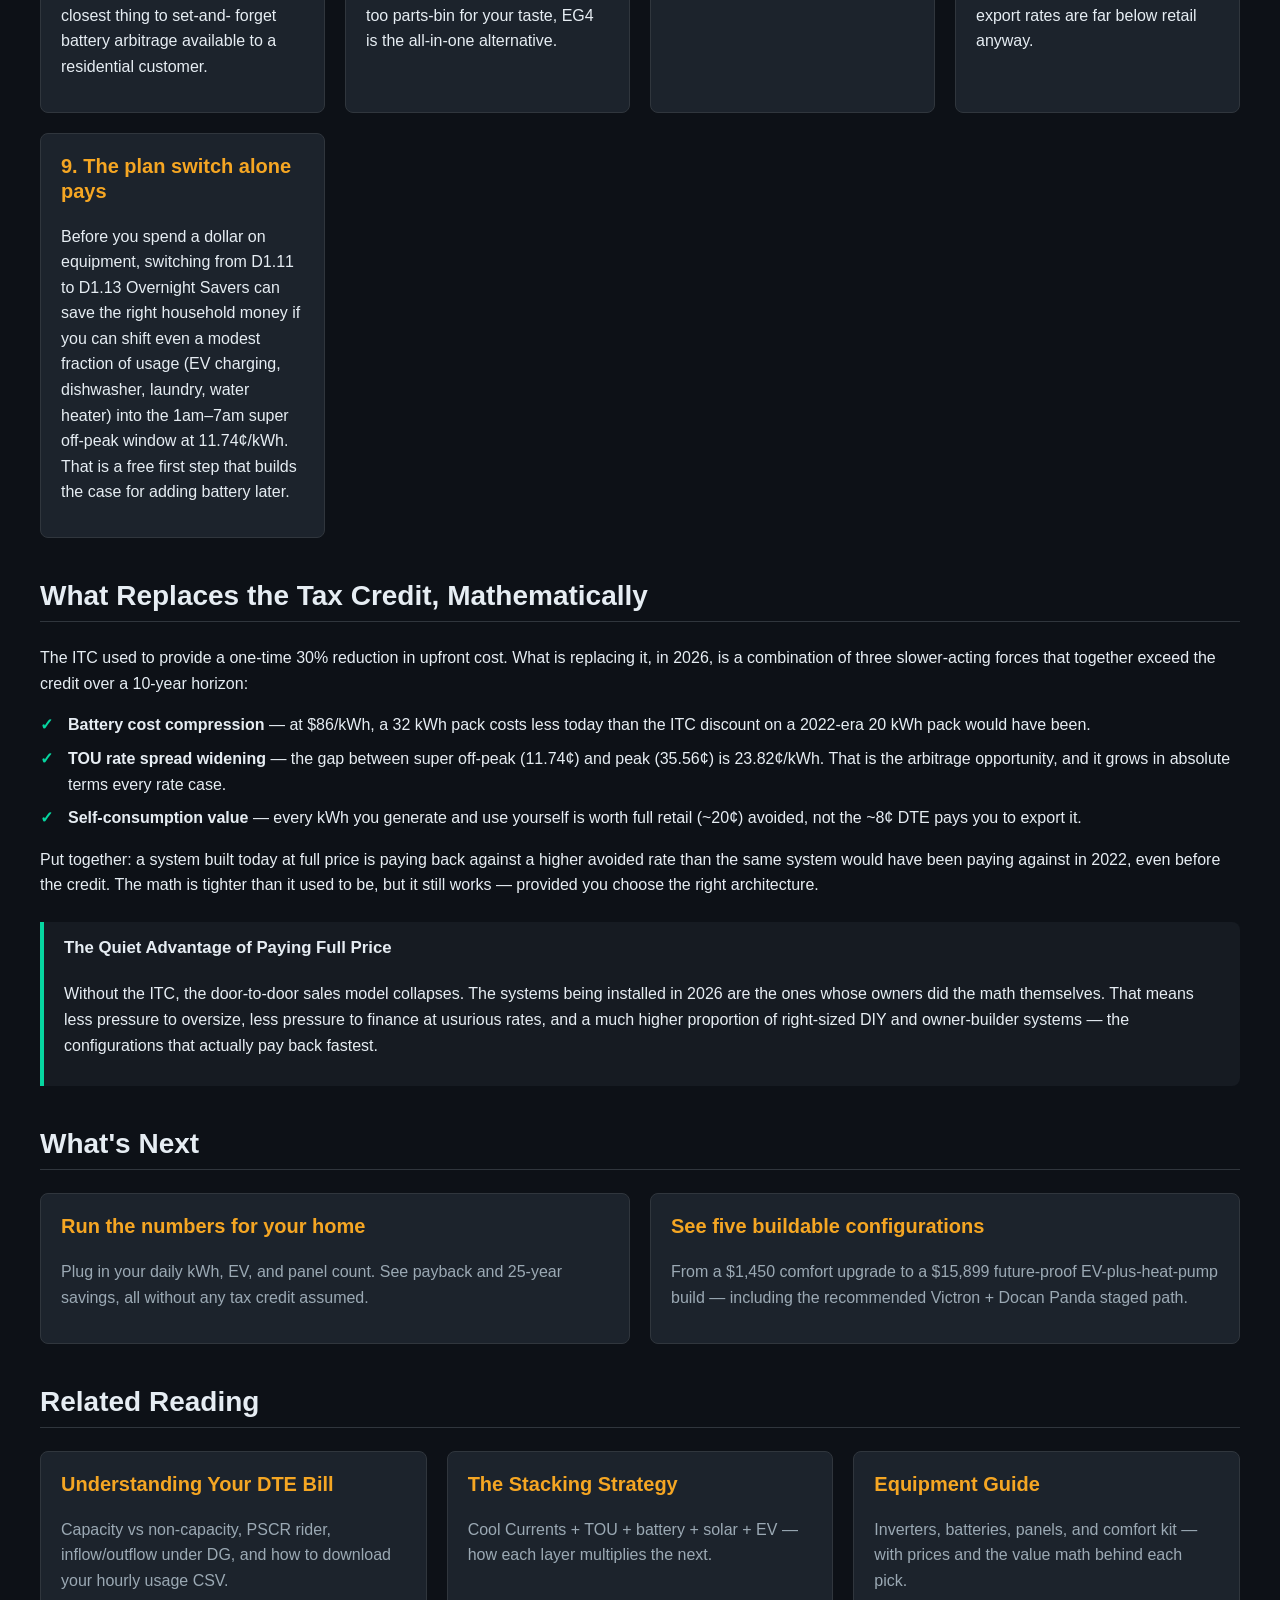
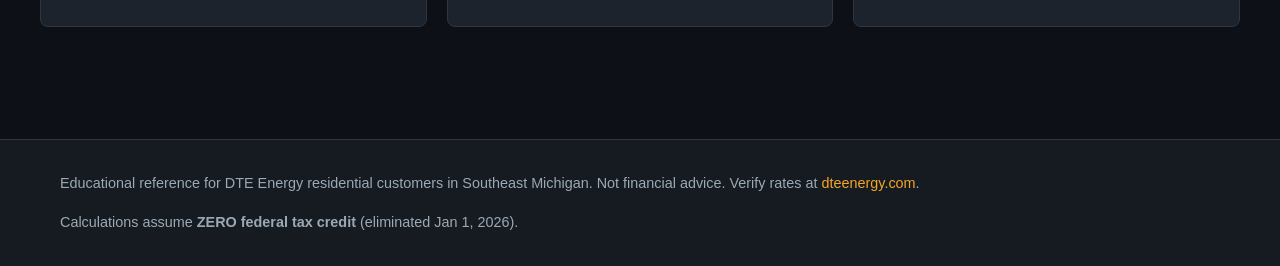
<file: learn/why-michigan.html>
<!DOCTYPE html>
<html lang="en">
<head>
<meta charset="UTF-8">
<meta name="viewport" content="width=device-width, initial-scale=1">
<title>Why Solar + Battery Works in Michigan (Without the Tax Credit) — DTE Solar Plan</title>
<meta name="description" content="Why solar and battery storage still pay off for DTE residential customers in Southeast Michigan in 2026 — even after the 30% federal tax credit was eliminated.">
<link rel="stylesheet" href="../assets/css/main.css">
</head>
<body>
<div id="site-header"></div>

<main class="container page">

  <section>
    <h1>Why This Works in Michigan — Even Without the Tax Credit</h1>
    <p class="lede text-dim">
      The 30% federal residential solar tax credit (Section 25D) was eliminated on January 1, 2026. Every
      calculation on this site assumes <strong>zero federal incentive</strong>. The good news: the economics
      for DTE customers in Southeast Michigan still work — they just stand on rate arbitrage, rising utility
      rates, and self-consumption rather than a subsidy.
    </p>

    <div class="callout danger">
      <h4>The 30% Federal Tax Credit Is GONE as of 2026</h4>
      <p>
        The One Big Beautiful Bill Act, signed July 4, 2025, eliminated the Section 25D residential clean
        energy credit for customer-owned systems placed in service on or after January 1, 2026. Third-party
        owned systems (leases / PPAs) may still qualify under Section 48E commercial credits, but homeowners
        no longer benefit directly. System economics must now stand on their own — and as the rest of this
        page explains, they do.
      </p>
    </div>

    <p>
      For two decades, the federal Investment Tax Credit was the single biggest line in any residential
      solar quote. Its removal collapsed a huge marketing engine overnight: lease companies, third-party
      finance shops, and door-to-door sales operations were built around being able to say "30% off." Without
      it, mainstream residential solar in the US looks very different in 2026.
    </p>

    <p>
      But the question is not "is solar as attractive as it was in 2024?" — it isn't. The question is "does
      it still pay off in Michigan today, paying full price out of pocket?" The answer, for DTE customers
      who right-size the system and pair it with the right rate plan, is yes. Here is why.
    </p>
  </section>

  <section>
    <h2>The Nine Reasons It Still Pencils Out</h2>
    <div class="grid">

      <article class="card">
        <h3>1. Michigan has Germany's solar resource</h3>
        <p>
          Southeast Michigan sits at roughly 42° N latitude — almost identical to Munich. Germany is the
          world leader in residential solar PV deployment by capita, generating more than 10% of its
          national electricity from rooftop solar. If solar works at scale in Bavaria, it works in
          Dearborn. Michigan actually has slightly better summer sun than central Germany; the climates
          differ on heating loads, not on photovoltaics.
        </p>
      </article>

      <article class="card">
        <h3>2. DTE rates climb 3–5% per year</h3>
        <p>
          DTE's residential rates have risen from roughly 14.5¢/kWh blended in 2015 to over 20¢/kWh in
          2026 — a steady compounding increase. With Michigan's data-center build-out, coal plant
          retirements, grid hardening, and battery storage capital recovery all hitting at once, the
          trajectory is more likely to steepen than flatten. Every year you wait, the cost of the
          electricity you're displacing goes up.
        </p>
      </article>

      <article class="card">
        <h3>3. Battery prices are in free fall</h3>
        <p>
          A Docan Panda 32 kWh LiFePO4 pack lands at roughly $2,755 — about <strong>$86 per kWh</strong>
          before shipping. Five years ago, comparable storage cost $400–600/kWh. At today's prices,
          battery arbitrage on DTE's Overnight Savers plan can pay for the battery alone (no solar
          required) in 8–12 years on a typical household.
        </p>
      </article>

      <article class="card">
        <h3>4. 48V systems are safe for DIY</h3>
        <p>
          48-volt DC nominal (51.2V LiFePO4) is well below the 60V threshold typically considered
          shock-hazardous to a healthy adult. Touching the terminals is unpleasant, not lethal. That
          changes the math entirely for the homeowner who wants to assemble and maintain the battery
          stack themselves and only sub out the licensed-electrician portion of the work. High-voltage
          (400V) systems are a different story and should be professionally installed.
        </p>
      </article>

      <article class="card">
        <h3>5. Victron + Dynamic ESS automates arbitrage</h3>
        <p>
          Victron's Cerbo GX paired with the MultiPlus-II inverter family runs Dynamic ESS — a built-in
          optimizer that reads DTE-style time-of-use schedules and decides when to charge from grid,
          when to charge from solar, and when to discharge to the home. You do not need to write any
          custom logic; the ecosystem ships with the optimization. It is the closest thing to set-and-
          forget battery arbitrage available to a residential customer.
        </p>
      </article>

      <article class="card">
        <h3>6. EG4 is built for homeowner installation</h3>
        <p>
          EG4 Electronics has explicitly designed its product line — the 12kPV, 18kPV, and LL-S battery
          modules — around the homeowner / electrician installer pair. Documentation is thorough,
          firmware updates are public, and Signature Solar's YouTube and community forum make
          troubleshooting accessible. If Victron's modular philosophy is too parts-bin for your taste,
          EG4 is the all-in-one alternative.
        </p>
      </article>

      <article class="card">
        <h3>7. DTE interconnection is cheap</h3>
        <p>
          For systems under 20 kW, DTE charges a flat <strong>$50 interconnection fee</strong>. That is
          it — no per-kW surcharge, no engineering review fee, no usurious meter-swap charge. Compared
          to other US utilities that nickel-and-dime residential interconnections, DTE's process is
          almost embarrassingly affordable.
        </p>
      </article>

      <article class="card">
        <h3>8. Zero-export bypasses DG complexity</h3>
        <p>
          If you size your system around self-consumption and configure the inverter to never export
          to the grid, you avoid DTE's distributed-generation program entirely — no inflow/outflow
          metering, no special tariff, no application beyond the basic interconnection. This is the
          path of least resistance for a battery-first build and aligns naturally with the fact that
          DTE's export rates are far below retail anyway.
        </p>
      </article>

      <article class="card">
        <h3>9. The plan switch alone pays</h3>
        <p>
          Before you spend a dollar on equipment, switching from D1.11 to D1.13 Overnight Savers can
          save the right household money if you can shift even a modest fraction of usage (EV charging,
          dishwasher, laundry, water heater) into the 1am–7am super off-peak window at 11.74¢/kWh.
          That is a free first step that builds the case for adding battery later.
        </p>
      </article>

    </div>
  </section>

  <section>
    <h2>What Replaces the Tax Credit, Mathematically</h2>
    <p>
      The ITC used to provide a one-time 30% reduction in upfront cost. What is replacing it, in 2026, is
      a combination of three slower-acting forces that together exceed the credit over a 10-year horizon:
    </p>
    <ul class="checks">
      <li><strong>Battery cost compression</strong> — at $86/kWh, a 32 kWh pack costs less today than the ITC discount on a 2022-era 20 kWh pack would have been.</li>
      <li><strong>TOU rate spread widening</strong> — the gap between super off-peak (11.74¢) and peak (35.56¢) is 23.82¢/kWh. That is the arbitrage opportunity, and it grows in absolute terms every rate case.</li>
      <li><strong>Self-consumption value</strong> — every kWh you generate and use yourself is worth full retail (~20¢) avoided, not the ~8¢ DTE pays you to export it.</li>
    </ul>
    <p>
      Put together: a system built today at full price is paying back against a higher avoided rate than the
      same system would have been paying against in 2022, even before the credit. The math is tighter than
      it used to be, but it still works — provided you choose the right architecture.
    </p>
  </section>

  <section>
    <div class="callout success">
      <h4>The Quiet Advantage of Paying Full Price</h4>
      <p>
        Without the ITC, the door-to-door sales model collapses. The systems being installed in 2026 are the
        ones whose owners did the math themselves. That means less pressure to oversize, less pressure to
        finance at usurious rates, and a much higher proportion of right-sized DIY and owner-builder systems
        — the configurations that actually pay back fastest.
      </p>
    </div>
  </section>

  <section>
    <h2>What's Next</h2>
    <div class="grid">
      <a class="card" href="../calculator.html">
        <h3>Run the numbers for your home</h3>
        <p class="text-dim">Plug in your daily kWh, EV, and panel count. See payback and 25-year savings, all without any tax credit assumed.</p>
      </a>
      <a class="card" href="../configurations.html">
        <h3>See five buildable configurations</h3>
        <p class="text-dim">From a $1,450 comfort upgrade to a $15,899 future-proof EV-plus-heat-pump build — including the recommended Victron + Docan Panda staged path.</p>
      </a>
    </div>
  </section>

  <section>
    <h2>Related Reading</h2>
    <div class="grid">
      <a class="card" href="understanding-bill.html">
        <h3>Understanding Your DTE Bill</h3>
        <p class="text-dim">Capacity vs non-capacity, PSCR rider, inflow/outflow under DG, and how to download your hourly usage CSV.</p>
      </a>
      <a class="card" href="stacking-strategy.html">
        <h3>The Stacking Strategy</h3>
        <p class="text-dim">Cool Currents + TOU + battery + solar + EV — how each layer multiplies the next.</p>
      </a>
      <a class="card" href="equipment.html">
        <h3>Equipment Guide</h3>
        <p class="text-dim">Inverters, batteries, panels, and comfort kit — with prices and the value math behind each pick.</p>
      </a>
    </div>
  </section>

</main>

<div id="site-footer"></div>
<script src="../assets/js/data.js"></script>
<script src="../assets/js/nav.js"></script>
</body>
</html>
</file>
<file: assets/css/main.css>
/* DTE Solar & Battery Optimization — Master Stylesheet */

:root {
  --color-bg: #0d1117;
  --color-bg-alt: #161b22;
  --color-surface: #1c232c;
  --color-border: #30363d;
  --color-text: #e6edf3;
  --color-text-dim: #9ba9b4;
  --color-accent: #f5a623;
  --color-accent-hover: #ffb947;
  --color-solar: #ffd166;
  --color-battery: #06d6a0;
  --color-peak: #ef476f;
  --color-offpeak: #4cc9f0;
  --color-superoff: #118ab2;
  --color-success: #06d6a0;
  --color-warning: #ffd166;
  --color-danger: #ef476f;
  --font-sans: -apple-system, BlinkMacSystemFont, "Segoe UI", Roboto, Helvetica, Arial, sans-serif;
  --font-mono: "SF Mono", Menlo, Monaco, Consolas, "Liberation Mono", monospace;
  --radius: 8px;
  --shadow: 0 4px 12px rgba(0,0,0,0.4);
  --max-width: 1200px;
}

* { box-sizing: border-box; }

html { scroll-behavior: smooth; }

body {
  margin: 0;
  font-family: var(--font-sans);
  background: var(--color-bg);
  color: var(--color-text);
  line-height: 1.6;
  -webkit-font-smoothing: antialiased;
}

a {
  color: var(--color-accent);
  text-decoration: none;
}
a:hover { color: var(--color-accent-hover); text-decoration: underline; }

h1, h2, h3, h4 { line-height: 1.25; margin-top: 0; }
h1 { font-size: 2.25rem; }
h2 { font-size: 1.75rem; margin-top: 2.5rem; border-bottom: 1px solid var(--color-border); padding-bottom: .5rem;}
h3 { font-size: 1.25rem; margin-top: 2rem; color: var(--color-accent); }
h4 { font-size: 1.05rem; margin-top: 1.5rem; }

p { margin: .75rem 0; }

code, pre { font-family: var(--font-mono); font-size: .9em; }
code { background: var(--color-bg-alt); padding: 2px 6px; border-radius: 4px; }
pre { background: var(--color-bg-alt); padding: 1rem; border-radius: var(--radius); overflow-x: auto; border: 1px solid var(--color-border); }

/* ---------- Layout ---------- */
.container {
  max-width: var(--max-width);
  margin: 0 auto;
  padding: 0 1.25rem;
}

.site-header {
  background: var(--color-bg-alt);
  border-bottom: 1px solid var(--color-border);
  position: sticky;
  top: 0;
  z-index: 50;
}
.site-header .container {
  display: flex;
  align-items: center;
  justify-content: space-between;
  padding-top: .75rem;
  padding-bottom: .75rem;
  flex-wrap: wrap;
  gap: .75rem;
}
.brand {
  font-weight: 700;
  font-size: 1.1rem;
  color: var(--color-text);
}
.brand .brand-sun { color: var(--color-solar); }
.brand .brand-bolt { color: var(--color-battery); }

.nav {
  display: flex;
  gap: 1.25rem;
  flex-wrap: wrap;
}
.nav a {
  color: var(--color-text-dim);
  font-size: .95rem;
  font-weight: 500;
  padding: .25rem 0;
  border-bottom: 2px solid transparent;
  text-decoration: none;
}
.nav a:hover { color: var(--color-text); border-bottom-color: var(--color-accent); }
.nav a.active { color: var(--color-text); border-bottom-color: var(--color-accent); }

.site-footer {
  margin-top: 4rem;
  padding: 2rem 0;
  border-top: 1px solid var(--color-border);
  background: var(--color-bg-alt);
  color: var(--color-text-dim);
  font-size: .9rem;
}
.site-footer .container { display: flex; justify-content: space-between; flex-wrap: wrap; gap: 1rem;}

.page { padding: 2rem 0 3rem; }

/* ---------- Hero ---------- */
.hero {
  padding: 4rem 0 3rem;
  background: radial-gradient(ellipse at top, rgba(245,166,35,.12), transparent 60%), var(--color-bg);
  text-align: center;
}
.hero h1 {
  font-size: 2.75rem;
  margin-bottom: 1rem;
  background: linear-gradient(120deg, var(--color-solar), var(--color-battery));
  -webkit-background-clip: text;
  background-clip: text;
  color: transparent;
}
.hero .lede {
  max-width: 720px;
  margin: 0 auto 1.5rem;
  font-size: 1.15rem;
  color: var(--color-text-dim);
}
.hero-cta { display: flex; gap: 1rem; justify-content: center; flex-wrap: wrap; }

/* ---------- Buttons ---------- */
.btn {
  display: inline-block;
  background: var(--color-accent);
  color: #1a1106;
  font-weight: 600;
  padding: .75rem 1.5rem;
  border-radius: var(--radius);
  border: none;
  cursor: pointer;
  text-decoration: none;
  font-size: 1rem;
  transition: background .15s ease, transform .1s ease;
}
.btn:hover { background: var(--color-accent-hover); text-decoration: none; color: #1a1106; }
.btn:active { transform: translateY(1px); }
.btn-secondary {
  background: transparent;
  color: var(--color-text);
  border: 1px solid var(--color-border);
}
.btn-secondary:hover { background: var(--color-bg-alt); color: var(--color-text);}

/* ---------- Cards & Grids ---------- */
.grid {
  display: grid;
  gap: 1.25rem;
  grid-template-columns: repeat(auto-fit, minmax(260px, 1fr));
}
.card {
  background: var(--color-surface);
  border: 1px solid var(--color-border);
  border-radius: var(--radius);
  padding: 1.25rem;
}
.card h3 { margin-top: 0; }

.callout {
  background: var(--color-bg-alt);
  border-left: 4px solid var(--color-accent);
  padding: 1rem 1.25rem;
  margin: 1.5rem 0;
  border-radius: 0 var(--radius) var(--radius) 0;
}
.callout.warning { border-left-color: var(--color-warning); }
.callout.danger { border-left-color: var(--color-danger); }
.callout.success { border-left-color: var(--color-success); }
.callout h4 { margin-top: 0; }

/* ---------- Tables ---------- */
.table-wrap { overflow-x: auto; margin: 1rem 0; }
table {
  width: 100%;
  border-collapse: collapse;
  font-size: .95rem;
}
th, td {
  text-align: left;
  padding: .65rem .85rem;
  border-bottom: 1px solid var(--color-border);
  vertical-align: top;
}
th {
  background: var(--color-bg-alt);
  font-weight: 600;
  color: var(--color-text);
  position: sticky;
  top: 0;
}
tbody tr:hover { background: rgba(255,255,255,.02); }
td.num, th.num { text-align: right; font-variant-numeric: tabular-nums; font-family: var(--font-mono); }

/* Buy / retailer link badge */
.buy-link {
  display: inline-block;
  margin-left: .5rem;
  padding: 1px 7px;
  background: rgba(245,166,35,.12);
  color: var(--color-accent);
  border: 1px solid rgba(245,166,35,.35);
  border-radius: 999px;
  font-size: .75rem;
  font-weight: 600;
  text-decoration: none;
  white-space: nowrap;
}
.buy-link:hover {
  background: rgba(245,166,35,.22);
  color: var(--color-accent-hover);
  text-decoration: none;
}

/* Rate-period color tags */
.tag {
  display: inline-block;
  padding: 2px 8px;
  border-radius: 999px;
  font-size: .8rem;
  font-weight: 600;
}
.tag-peak { background: rgba(239,71,111,.2); color: var(--color-peak); }
.tag-offpeak { background: rgba(76,201,240,.15); color: var(--color-offpeak); }
.tag-superoff { background: rgba(17,138,178,.2); color: var(--color-superoff); }
.tag-solar { background: rgba(255,209,102,.15); color: var(--color-solar); }
.tag-battery { background: rgba(6,214,160,.15); color: var(--color-battery); }

/* ---------- Calculator ---------- */
.calc-layout {
  display: grid;
  grid-template-columns: minmax(280px, 360px) 1fr;
  gap: 2rem;
  align-items: start;
}
@media (max-width: 860px) {
  .calc-layout { grid-template-columns: 1fr; }
}
.calc-form {
  background: var(--color-surface);
  border: 1px solid var(--color-border);
  border-radius: var(--radius);
  padding: 1.5rem;
  position: sticky;
  top: 4.5rem;
}
.calc-form .field { margin-bottom: 1.25rem; }
.calc-form label {
  display: block;
  font-weight: 600;
  margin-bottom: .35rem;
  font-size: .95rem;
}
.calc-form .help {
  display: block;
  font-size: .8rem;
  color: var(--color-text-dim);
  margin-bottom: .35rem;
}
.calc-form input[type="number"],
.calc-form select {
  width: 100%;
  background: var(--color-bg);
  border: 1px solid var(--color-border);
  color: var(--color-text);
  padding: .55rem .65rem;
  border-radius: var(--radius);
  font-size: 1rem;
  font-family: inherit;
}
.calc-form input[type="range"] { width: 100%; }
.calc-form input[type="checkbox"] { margin-right: .5rem; transform: scale(1.15); }
.calc-form .check-list label { font-weight: 500; cursor: pointer; }
.calc-form .check-list label + label { margin-top: .35rem; }
.range-row {
  display: flex;
  align-items: center;
  gap: .75rem;
}
.range-row .range-value {
  min-width: 3.5rem;
  text-align: right;
  font-family: var(--font-mono);
  color: var(--color-accent);
  font-weight: 600;
}

.calc-result {
  display: grid;
  gap: 1.25rem;
}
.metric-grid {
  display: grid;
  grid-template-columns: repeat(auto-fit, minmax(180px, 1fr));
  gap: 1rem;
}
.metric {
  background: var(--color-surface);
  border: 1px solid var(--color-border);
  border-radius: var(--radius);
  padding: 1rem;
}
.metric .metric-label {
  font-size: .8rem;
  text-transform: uppercase;
  letter-spacing: .04em;
  color: var(--color-text-dim);
}
.metric .metric-value {
  font-size: 1.6rem;
  font-weight: 700;
  font-family: var(--font-mono);
  color: var(--color-accent);
  margin-top: .25rem;
}
.metric .metric-sub {
  font-size: .85rem;
  color: var(--color-text-dim);
  margin-top: .25rem;
}
.metric.good .metric-value { color: var(--color-success); }
.metric.warn .metric-value { color: var(--color-warning); }

.chart-card {
  background: var(--color-surface);
  border: 1px solid var(--color-border);
  border-radius: var(--radius);
  padding: 1.25rem;
}
.chart-card h3 { margin-top: 0; color: var(--color-text); font-size: 1.1rem;}
.chart-wrap { position: relative; height: 320px; }

/* ---------- Lists ---------- */
ul.checks { list-style: none; padding-left: 0; }
ul.checks li {
  padding-left: 1.75rem;
  position: relative;
  margin-bottom: .5rem;
}
ul.checks li::before {
  content: "✓";
  color: var(--color-success);
  position: absolute;
  left: 0;
  font-weight: 700;
}

/* ---------- Utility ---------- */
.text-dim { color: var(--color-text-dim); }
.text-accent { color: var(--color-accent); }
.text-success { color: var(--color-success); }
.text-warning { color: var(--color-warning); }
.text-danger { color: var(--color-danger); }
.text-center { text-align: center; }
.mt-0 { margin-top: 0; }
.mt-1 { margin-top: .5rem; }
.mt-2 { margin-top: 1rem; }
.mt-3 { margin-top: 1.5rem; }
.mt-4 { margin-top: 2rem; }
.mb-0 { margin-bottom: 0; }
.no-wrap { white-space: nowrap; }
.small { font-size: .85rem; }
</file>
